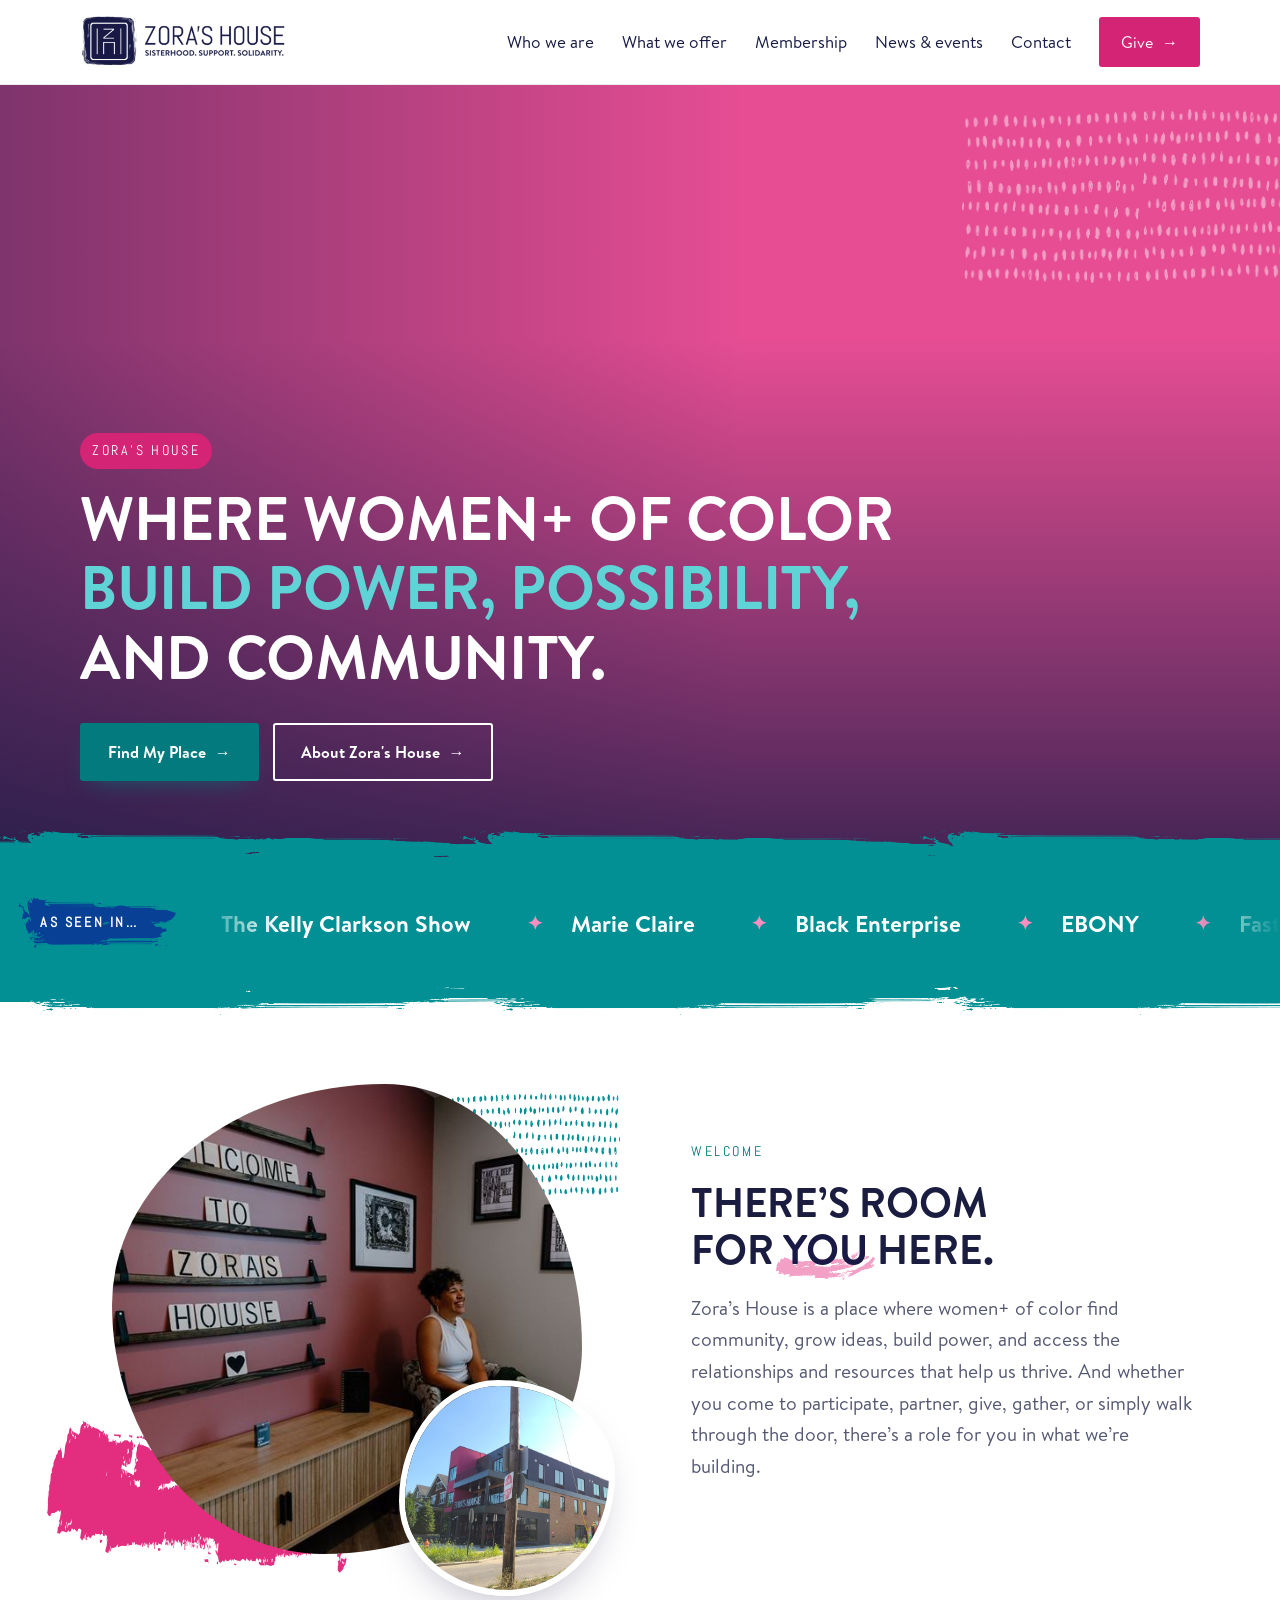
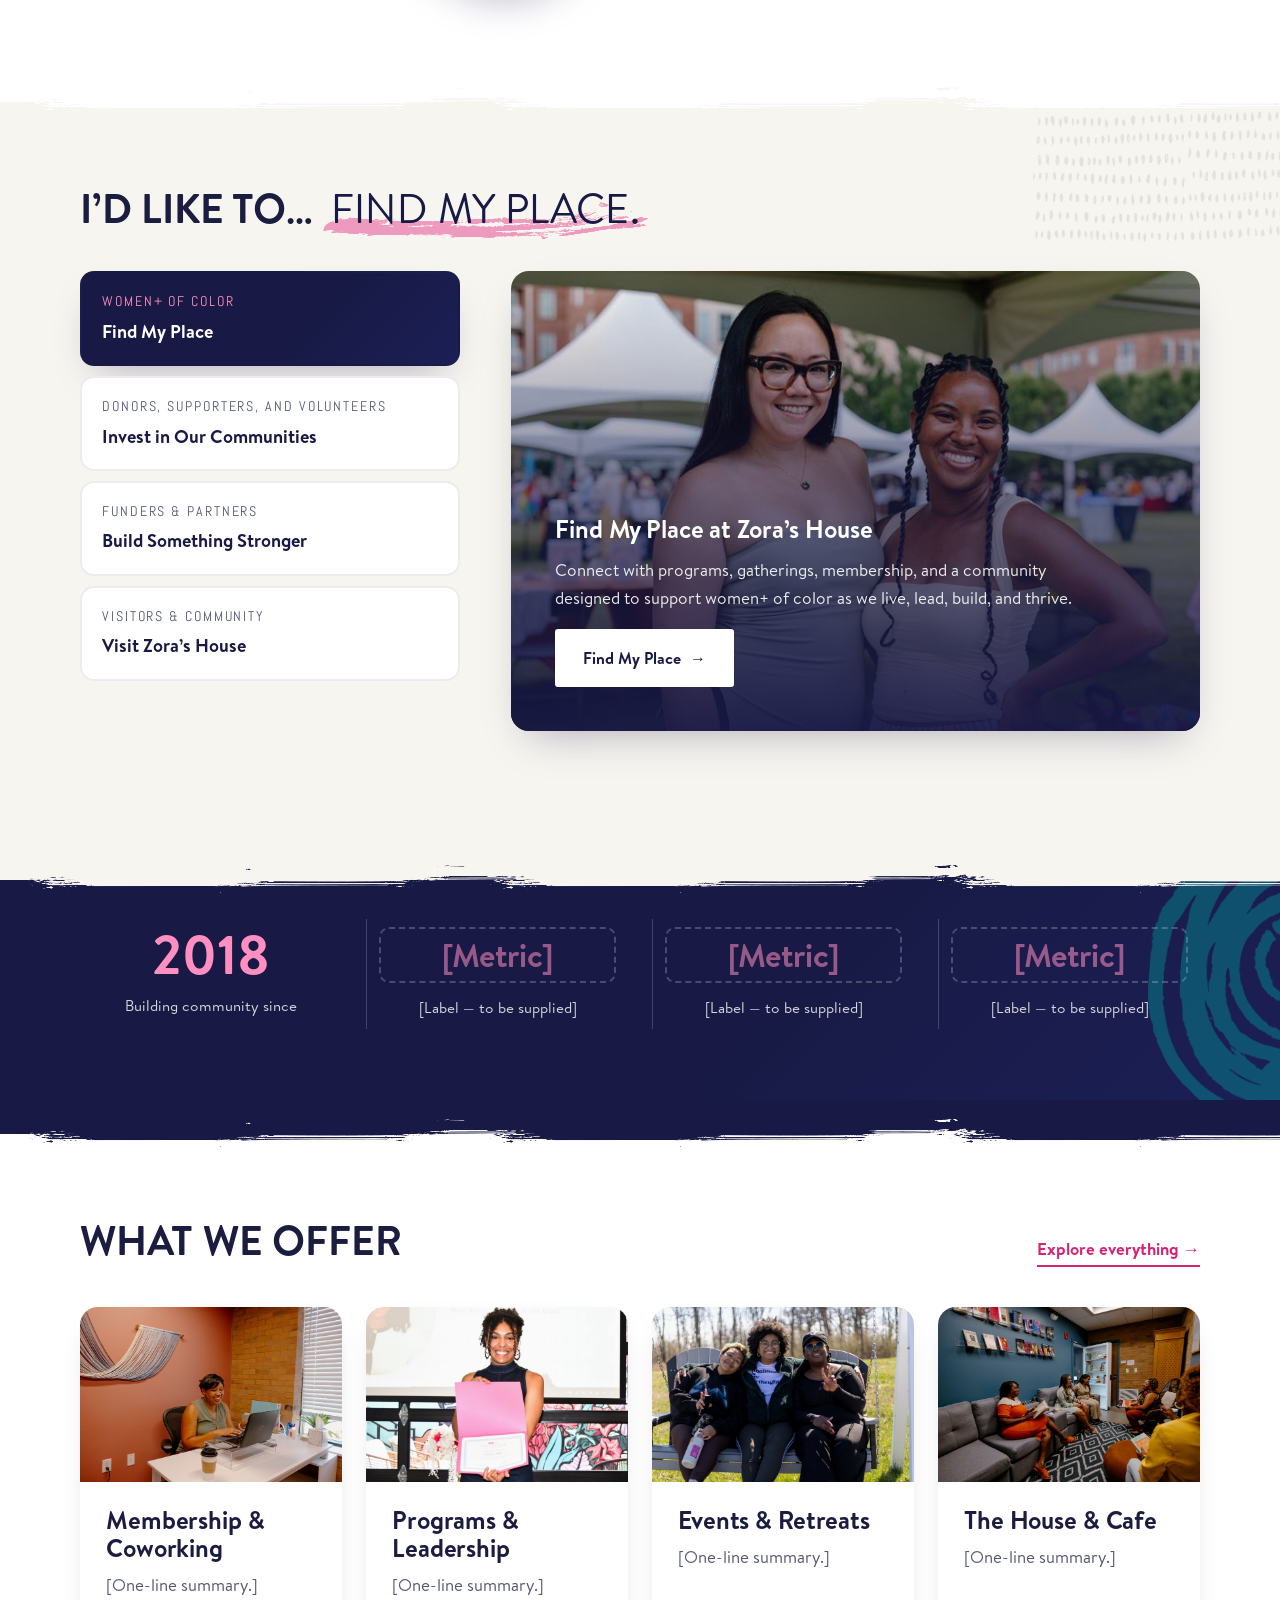
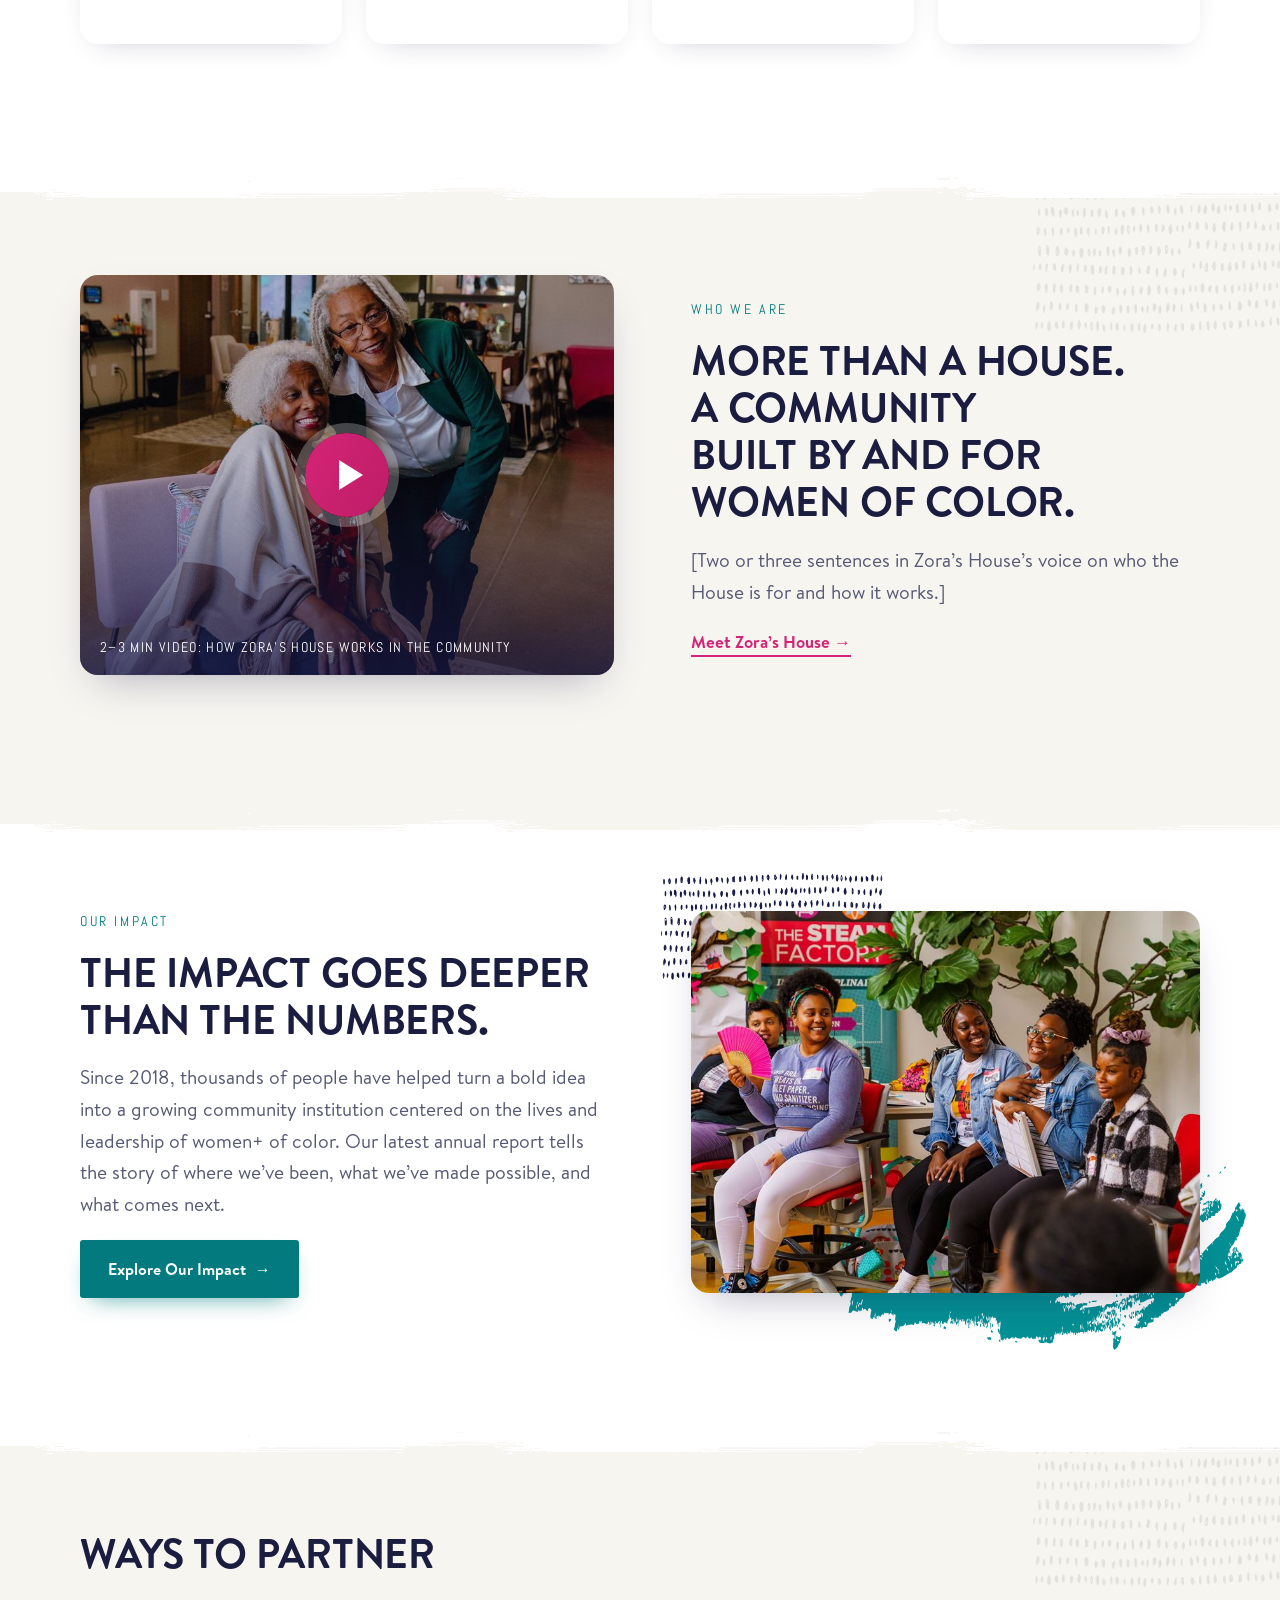
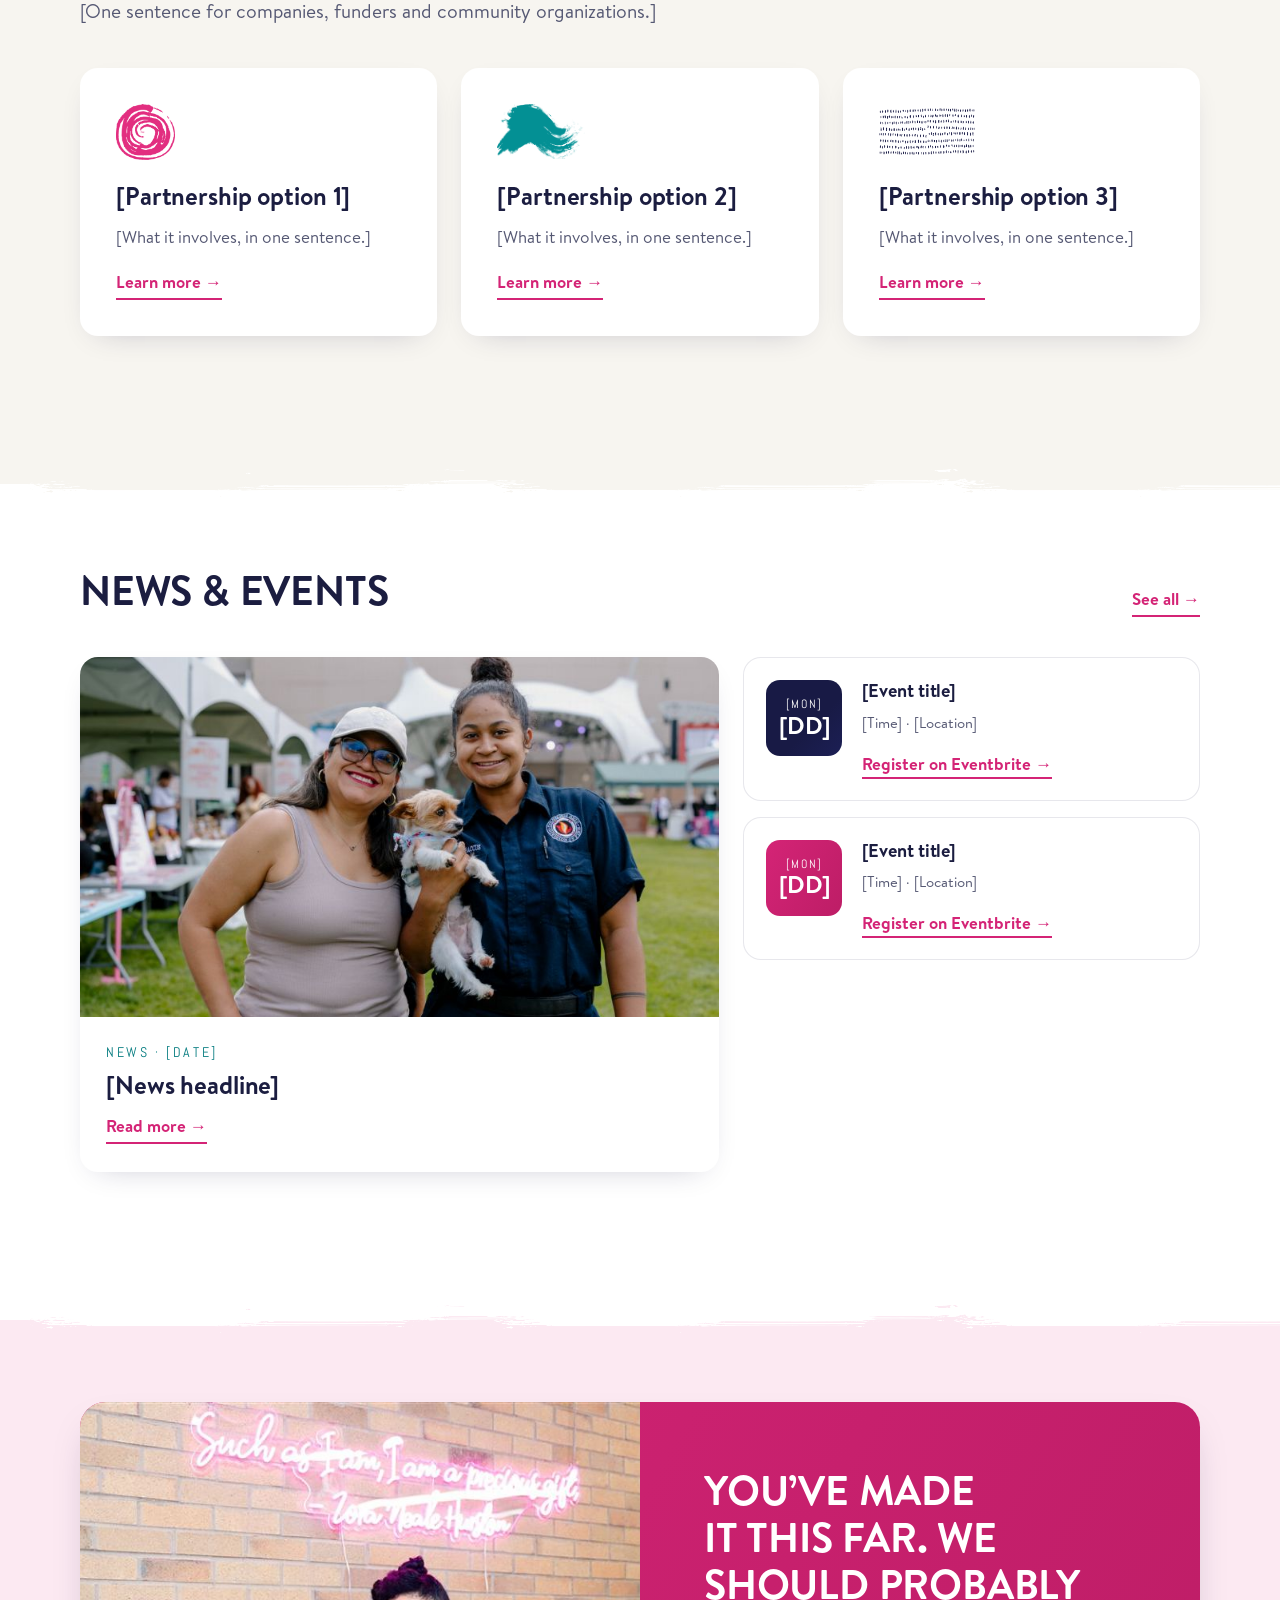
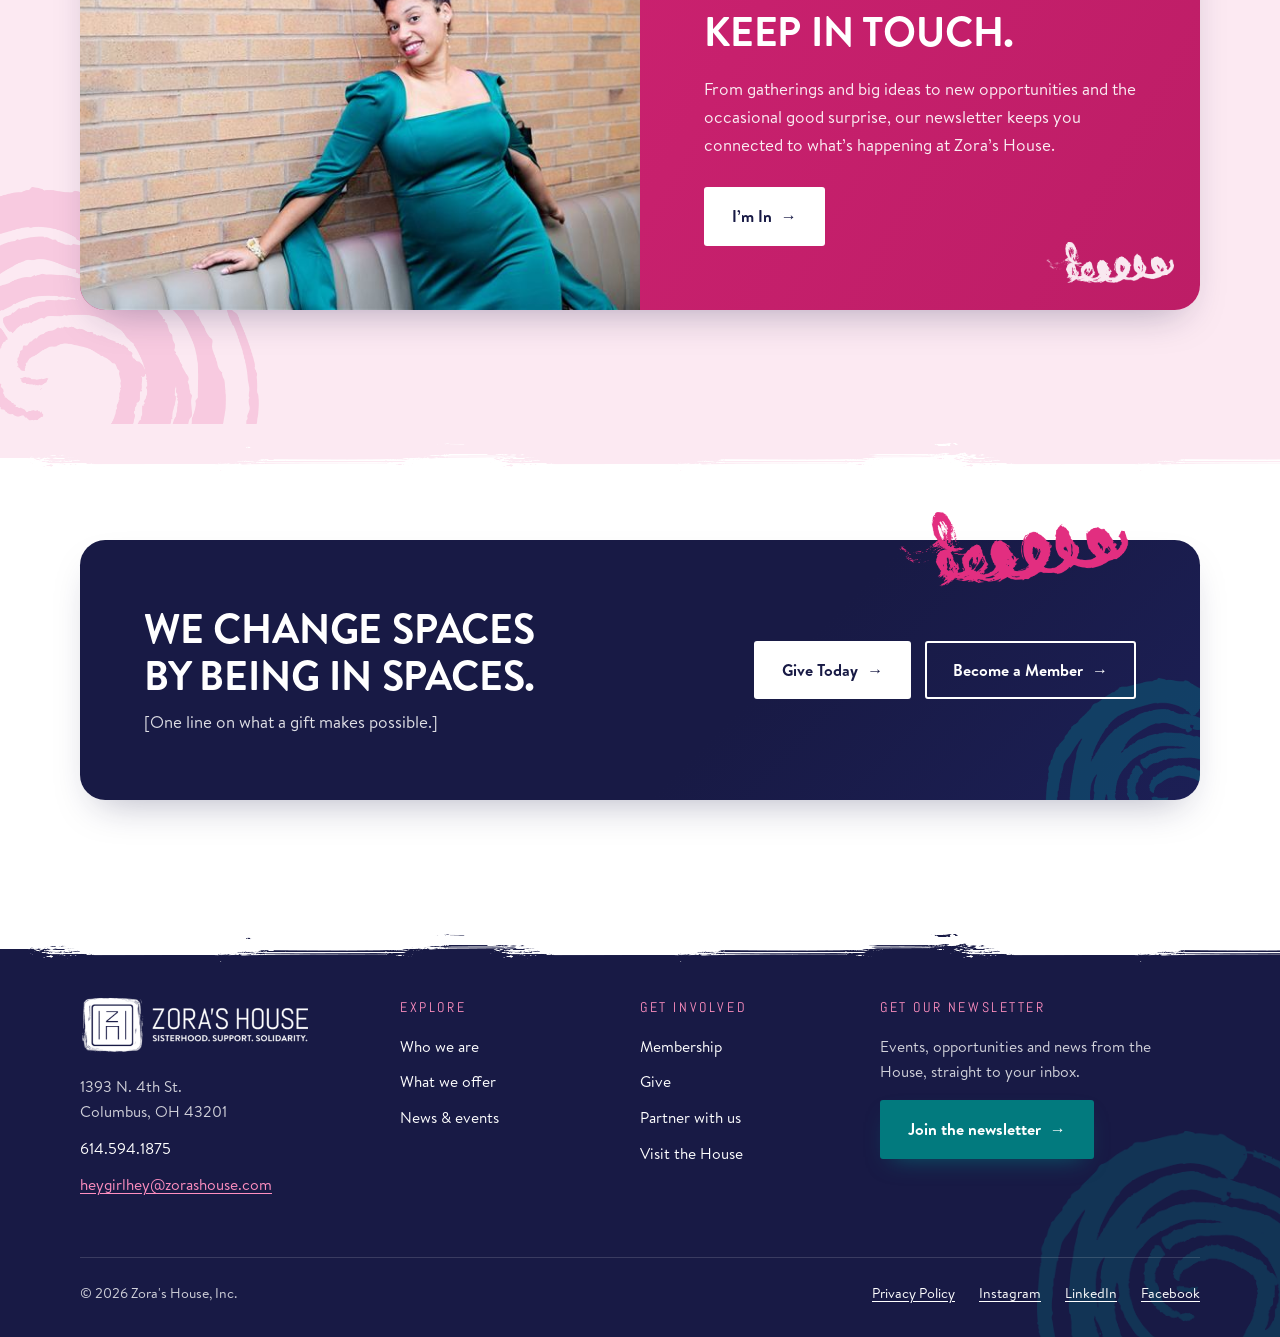
<file: site/index.html>
<!doctype html>
<html lang="en">
<head>
  <meta charset="utf-8">
  <meta name="viewport" content="width=device-width, initial-scale=1">
  <title>Zora's House | Home</title>
  <meta name="description" content="Zora's House is a place where women+ of color find community, grow ideas, build power, and access the relationships and resources that help us thrive.">
  <link rel="preload" href="assets/font/brandon%20text/HVD%20Fonts%20-%20BrandonText-Bold.otf" as="font" type="font/otf" crossorigin>
  <link rel="stylesheet" href="assets/css/zora.css">
  <style>body { margin: 0; background: #fff; }</style>
</head>
<body>

<!-- SITE HEADER: identical on every page. -->
<header class="zh zh-site-header">
  <div class="zh-wrap">
    <a class="zh-logo" href="index.html"><img src="assets/images/brand/zoras-house-logo-navy.png" alt="Zora's House" width="760" height="199"></a>
    <button class="zh-nav-toggle" aria-controls="zh-nav" aria-expanded="false" aria-label="Menu"><span></span><span></span><span></span></button>
    <nav class="zh-nav" id="zh-nav" aria-label="Main">
      <ul>
        <li><a href="about.html">Who we are</a></li>
        <li><a href="individuals.html">What we offer</a></li>
        <li><a href="membership.html">Membership</a></li>
        <li><a href="news-events.html">News &amp; events</a></li>
        <li><a href="contact.html">Contact</a></li>
        <li><a class="zh-btn zh-btn--primary" href="#" data-zh-pending="Donate page URL">Give</a></li>
      </ul>
    </nav>
  </div>
</header>

<main class="zh zh-home">

  <!-- ============ HERO ============
       Headline options from the client brief live in data-zh-options.
       To change the live headline, edit the <h1> text. Preview others with ?hero=2 / ?hero=3.
       Background video: muted and looping so browsers allow autoplay; paused for visitors who ask for reduced motion. -->
  <section class="zh-hero zh-hero--wash">
    <div class="zh-hero__media">
      <video autoplay muted loop playsinline preload="auto" aria-hidden="true" data-zh-hero-video>
        <source src="assets/video/zora_house_hero_section.mp4" type="video/mp4">
      </video>
    </div>
    <div class="zh-wrap">
      <div class="zh-hero__content">
        <span class="zh-eyebrow">Zora's House</span>
        <h1 class="zh-h1"
            data-zh-options="Where women+ of color build power, possibility, and community.|Building stronger communities by investing in women+ of color.|A home for women+ of color building what comes next.">Where women+ of color <span class="zh-accent">build power, possibility,</span> and community.</h1>
        <div class="zh-hero__actions">
          <a class="zh-btn zh-btn--primary" href="#zh-paths">Find My Place</a>
          <a class="zh-btn zh-btn--ghost" href="about.html">About Zora's House</a>
        </div>
      </div>
    </div>
  </section>

  <!-- ============ AS SEEN IN (scrolling banner) ============ -->
  <section class="zh-press" aria-label="As seen in">
    <div class="zh-press__inner">
      <span class="zh-press__label">As Seen In…</span>
      <div class="zh-marquee">
        <div class="zh-marquee__track">
          <ul class="zh-marquee__list">
            <li>The Kelly Clarkson Show</li>
            <li>Marie Claire</li>
            <li>Black Enterprise</li>
            <li>EBONY</li>
            <li>Fast Company</li>
            <li>NBC Essence</li>
          </ul>
          <!-- duplicate list makes the loop seamless; hidden from screen readers -->
          <ul class="zh-marquee__list" aria-hidden="true">
            <li>The Kelly Clarkson Show</li>
            <li>Marie Claire</li>
            <li>Black Enterprise</li>
            <li>EBONY</li>
            <li>Fast Company</li>
            <li>NBC Essence</li>
          </ul>
        </div>
      </div>
    </div>
  </section>

  <!-- ============ THERE'S ROOM FOR YOU HERE ============ -->
  <section class="zh-section">
    <div class="zh-wrap zh-split">
      <div class="zh-split__media zh-split__media--blob zh-reveal">
        <img src="assets/images/home/zora-shouse2024-310-800.jpg"
             srcset="assets/images/home/zora-shouse2024-310-800.jpg 800w, assets/images/home/zora-shouse2024-310.jpg 1600w"
             sizes="(max-width: 860px) 100vw, 600px" alt="A 'Welcome to Zora's House' letter board on a deep rose wall" loading="lazy">
        <img class="zh-split__inset" src="assets/images/building/20240727-173806-800.jpg" alt="The finished Zora's House building, with its sign on the corner" style="object-position: 18% center;" loading="lazy">
      </div>
      <div class="zh-reveal" data-delay="1">
        <span class="zh-eyebrow">Welcome</span>
        <h2 class="zh-h2">There’s room for <span class="zh-hl">you</span> here.</h2>
        <p class="zh-lead">Zora’s House is a place where women+ of color find community, grow ideas, build power, and access the relationships and resources that help us thrive. And whether you come to participate, partner, give, gather, or simply walk through the door, there’s a role for you in what we’re building.</p>
      </div>
    </div>
  </section>

  <!-- ============ I'D LIKE TO… (audience chooser) ============ -->
  <section class="zh-section zh-section--cream" id="zh-paths">
    <div class="zh-wrap">
      <div class="zh-paths__head zh-reveal">
        <h2 class="zh-h2">I’d like to…</h2>
        <span class="zh-paths__current zh-hl" data-zh-tabs-current aria-hidden="true">find my place.</span>
      </div>

      <div class="zh-paths">
        <div class="zh-tabs" role="tablist" aria-label="I'd like to…" data-zh-tabs>
          <button class="zh-tab" role="tab" id="zh-tab-1" aria-controls="zh-panel-1" aria-selected="true" data-zh-verb="find my place.">
            <small>Women+ of Color</small><strong>Find My Place</strong>
          </button>
          <button class="zh-tab" role="tab" id="zh-tab-2" aria-controls="zh-panel-2" aria-selected="false" tabindex="-1" data-zh-verb="invest in our future.">
            <small>Donors, Supporters, and Volunteers</small><strong>Invest in Our Communities</strong>
          </button>
          <button class="zh-tab" role="tab" id="zh-tab-3" aria-controls="zh-panel-3" aria-selected="false" tabindex="-1" data-zh-verb="build together.">
            <small>Funders &amp; Partners</small><strong>Build Something Stronger</strong>
          </button>
          <button class="zh-tab" role="tab" id="zh-tab-4" aria-controls="zh-panel-4" aria-selected="false" tabindex="-1" data-zh-verb="visit Zora’s House.">
            <small>Visitors &amp; Community</small><strong>Visit Zora’s House</strong>
          </button>
        </div>

        <div>
          <div class="zh-panel is-active" role="tabpanel" id="zh-panel-1" aria-labelledby="zh-tab-1">
            <img src="assets/images/home/joyfest2026-108-800.jpg"
                 srcset="assets/images/home/joyfest2026-108-800.jpg 800w, assets/images/home/joyfest2026-108.jpg 1600w"
                 sizes="(max-width: 860px) 100vw, 760px" alt="Two smiling women at an outdoor Zora's House festival" loading="lazy">
            <div class="zh-panel__body">
              <h3 class="zh-h3">Find My Place at Zora’s House</h3>
              <p>Connect with programs, gatherings, membership, and a community designed to support women+ of color as we live, lead, build, and thrive.</p>
              <a class="zh-btn zh-btn--light" href="https://www.canva.com/design/DAGNcPSwrAw/bdzgoG29oAvMxXuzmBYe7g/view?utm_content=DAGNcPSwrAw&amp;utm_campaign=designshare&amp;utm_medium=link&amp;utm_source=viewer#1" target="_blank" rel="noopener">Find My Place</a>
            </div>
          </div>

          <div class="zh-panel" role="tabpanel" id="zh-panel-2" aria-labelledby="zh-tab-2" hidden>
            <img src="assets/images/home/zora-shouse66-800.jpg"
                 srcset="assets/images/home/zora-shouse66-800.jpg 800w, assets/images/home/zora-shouse66.jpg 1600w"
                 sizes="(max-width: 860px) 100vw, 760px" alt="Two women laughing together on a couch at Zora's House" loading="lazy">
            <div class="zh-panel__body">
              <h3 class="zh-h3">Invest in the Future of Our Communities</h3>
              <p>Invest in a future where women+ of color—and the communities they shape—have the resources, relationships, and infrastructure they need to thrive.</p>
              <a class="zh-btn zh-btn--light" href="https://secure.qgiv.com/for/zorashouse/" target="_blank" rel="noopener">Invest</a>
            </div>
          </div>

          <div class="zh-panel" role="tabpanel" id="zh-panel-3" aria-labelledby="zh-tab-3" hidden>
            <img src="assets/images/home/zora-shouse2024-374-800.jpg"
                 srcset="assets/images/home/zora-shouse2024-374-800.jpg 800w, assets/images/home/zora-shouse2024-374.jpg 1600w"
                 sizes="(max-width: 860px) 100vw, 760px" alt="A woman smiling during a working meeting at Zora's House" loading="lazy">
            <div class="zh-panel__body">
              <h3 class="zh-h3">Build Something Stronger Together</h3>
              <p>Partner with Zora’s House to strengthen organizations, leaders, and communities through The Collaborative, the Women of Color Equity Design Institute, and other aligned opportunities.</p>
              <a class="zh-btn zh-btn--light" href="#" data-zh-pending="Partnerships page URL">Partner With Us</a>
            </div>
          </div>

          <div class="zh-panel" role="tabpanel" id="zh-panel-4" aria-labelledby="zh-tab-4" hidden>
            <img src="assets/images/home/dsc-4885-800.jpg"
                 srcset="assets/images/home/dsc-4885-800.jpg 800w, assets/images/home/dsc-4885.jpg 1600w"
                 sizes="(max-width: 860px) 100vw, 760px" alt="A community gathering around dinner tables inside Zora's House" loading="lazy">
            <div class="zh-panel__body">
              <h3 class="zh-h3">Visit Zora’s House</h3>
              <p>Experience Zora’s House in person—join us for a gathering, attend First Friday, host something of your own, or explore ways to make our space part of your work and community.</p>
              <a class="zh-btn zh-btn--light" href="https://www.eventbrite.com/o/zoras-house-14408933404" target="_blank" rel="noopener">Plan a Visit</a>
            </div>
          </div>
        </div>
      </div>
    </div>
  </section>

  <!-- ============ IMPACT METRICS BANNER ============
       Numbers were not supplied in the brief. Replace each pending stat like this:
       <span class="zh-stat__num" data-zh-count="5000" data-zh-suffix="+">5,000+</span>
       and remove the zh-stat--pending class. -->
  <section class="zh-grad" aria-label="Our impact in numbers">
    <div class="zh-wrap">
      <div class="zh-stats">
        <div class="zh-stat zh-reveal">
          <span class="zh-stat__num">2018</span>
          <span class="zh-stat__label">Building community since</span>
        </div>
        <div class="zh-stat zh-stat--pending zh-reveal" data-delay="1">
          <span class="zh-stat__num">[Metric]</span>
          <span class="zh-stat__label">[Label — to be supplied]</span>
        </div>
        <div class="zh-stat zh-stat--pending zh-reveal" data-delay="2">
          <span class="zh-stat__num">[Metric]</span>
          <span class="zh-stat__label">[Label — to be supplied]</span>
        </div>
        <div class="zh-stat zh-stat--pending zh-reveal" data-delay="3">
          <span class="zh-stat__num">[Metric]</span>
          <span class="zh-stat__label">[Label — to be supplied]</span>
        </div>
      </div>
    </div>
  </section>

  <!-- ============ WHAT WE OFFER ============
       Summaries were not supplied; replace each [One-line summary.] and point the links at the program pages. -->
  <section class="zh-section">
    <div class="zh-wrap">
      <div class="zh-sechead zh-reveal">
        <h2 class="zh-h2">What We Offer</h2>
        <a class="zh-link" href="#" data-zh-pending="What We Offer page URL">Explore everything</a>
      </div>
      <div class="zh-cards4">
        <a class="zh-pcard zh-reveal" href="membership.html">
          <img src="assets/images/membership/coworking-desk-800.jpg" alt="A woman working on a laptop at a desk in a Zora's House office" loading="lazy">
          <div class="zh-pcard__body">
            <h3 class="zh-h3">Membership &amp; Coworking</h3>
            <p>[One-line summary.]</p>
          </div>
        </a>
        <a class="zh-pcard zh-reveal" data-delay="1" href="#" data-zh-pending="Programs page URL">
          <img src="assets/images/membership/graduate-800.jpg" alt="A smiling graduate holding her certificate at a Zora's House celebration" loading="lazy">
          <div class="zh-pcard__body">
            <h3 class="zh-h3">Programs &amp; Leadership</h3>
            <p>[One-line summary.]</p>
          </div>
        </a>
        <a class="zh-pcard zh-reveal" data-delay="2" href="news-events.html">
          <img src="assets/images/membership/wealth-retreat-800.jpg" alt="Three women relaxing together on a porch swing at a Zora's House wealth retreat" style="object-position: center 22%;" loading="lazy">
          <div class="zh-pcard__body">
            <h3 class="zh-h3">Events &amp; Retreats</h3>
            <p>[One-line summary.]</p>
          </div>
        </a>
        <a class="zh-pcard zh-reveal" data-delay="3" href="#" data-zh-pending="The House &amp; cafe page URL">
          <img src="assets/images/membership/lounge-gathering-800.jpg" alt="Women gathered on sofas in the Zora's House lounge" loading="lazy">
          <div class="zh-pcard__body">
            <h3 class="zh-h3">The House &amp; Cafe</h3>
            <p>[One-line summary.]</p>
          </div>
        </a>
      </div>
    </div>
  </section>

  <!-- ============ WHO WE ARE (video intro) ============
       Video not supplied yet. When it arrives, replace the <button> inside .zh-video with:
       <video controls poster="assets/images/home/zora-shouse2024-397-1.jpg"><source src="..." type="video/mp4"></video>
       (or a YouTube/Vimeo embed iframe). -->
  <section class="zh-section zh-section--cream">
    <div class="zh-wrap zh-split">
      <div class="zh-video zh-reveal">
        <img src="assets/images/home/zora-shouse2024-397-1-800.jpg"
             srcset="assets/images/home/zora-shouse2024-397-1-800.jpg 800w, assets/images/home/zora-shouse2024-397-1.jpg 1600w"
             sizes="(max-width: 860px) 100vw, 600px" alt="Two smiling women inside the Zora's House community space" style="object-position: center 72%;" loading="lazy">
        <button class="zh-video__play" type="button" data-zh-pending="2–3 min video: how Zora's House works in the community" aria-label="Play video: how Zora's House works in the community"></button>
        <span class="zh-video__caption">2–3 min video: how Zora’s House works in the community</span>
      </div>
      <div class="zh-reveal" data-delay="1">
        <span class="zh-eyebrow">Who We Are</span>
        <h2 class="zh-h2">More than a house. A community built by and for women of color.</h2>
        <p class="zh-lead">[Two or three sentences in Zora’s House’s voice on who the House is for and how it works.]</p>
        <a class="zh-link" href="about.html">Meet Zora’s House</a>
      </div>
    </div>
  </section>

  <!-- ============ IMPACT STORY ============ -->
  <section class="zh-section">
    <div class="zh-wrap zh-split zh-split--rev">
      <div class="zh-split__media zh-reveal">
        <img src="assets/images/home/pfeifer-wocdei-fall-165-800.jpg"
             srcset="assets/images/home/pfeifer-wocdei-fall-165-800.jpg 800w, assets/images/home/pfeifer-wocdei-fall-165.jpg 1600w"
             sizes="(max-width: 860px) 100vw, 600px" alt="Young women laughing together during a Zora's House workshop" loading="lazy">
      </div>
      <div class="zh-reveal" data-delay="1">
        <span class="zh-eyebrow">Our Impact</span>
        <h2 class="zh-h2">The impact goes deeper than the numbers.</h2>
        <p class="zh-lead">Since 2018, thousands of people have helped turn a bold idea into a growing community institution centered on the lives and leadership of women+ of color. Our latest annual report tells the story of where we’ve been, what we’ve made possible, and what comes next.</p>
        <a class="zh-btn zh-btn--primary" href="#" data-zh-pending="Annual report URL">Explore Our Impact</a>
      </div>
    </div>
  </section>

  <!-- ============ WAYS TO PARTNER ============
       Partnership options were not supplied; replace each [Partnership option] and its sentence. -->
  <section class="zh-section zh-section--cream">
    <div class="zh-wrap">
      <div class="zh-reveal">
        <h2 class="zh-h2">Ways to Partner</h2>
        <p class="zh-lead">[One sentence for companies, funders and community organizations.]</p>
      </div>
      <div class="zh-cards3">
        <article class="zh-icard zh-reveal">
          <span class="zh-icard__icon" aria-hidden="true"></span>
          <h3 class="zh-h3">[Partnership option 1]</h3>
          <p>[What it involves, in one sentence.]</p>
          <a class="zh-link" href="#" data-zh-pending="Partnership option 1 URL">Learn more</a>
        </article>
        <article class="zh-icard zh-reveal" data-delay="1">
          <span class="zh-icard__icon" aria-hidden="true"></span>
          <h3 class="zh-h3">[Partnership option 2]</h3>
          <p>[What it involves, in one sentence.]</p>
          <a class="zh-link" href="#" data-zh-pending="Partnership option 2 URL">Learn more</a>
        </article>
        <article class="zh-icard zh-reveal" data-delay="2">
          <span class="zh-icard__icon" aria-hidden="true"></span>
          <h3 class="zh-h3">[Partnership option 3]</h3>
          <p>[What it involves, in one sentence.]</p>
          <a class="zh-link" href="#" data-zh-pending="Partnership option 3 URL">Learn more</a>
        </article>
      </div>
    </div>
  </section>

  <!-- ============ NEWS & EVENTS ============
       Replace the bracketed text with the latest news item and the next two events. -->
  <section class="zh-section">
    <div class="zh-wrap">
      <div class="zh-sechead zh-reveal">
        <h2 class="zh-h2">News &amp; Events</h2>
        <a class="zh-link" href="news-events.html">See all</a>
      </div>
      <div class="zh-ne">
        <article class="zh-pcard zh-reveal">
          <img src="assets/images/events/joyfest-pet-800.jpg" alt="Two smiling women holding a small dog at JoyFest" loading="lazy">
          <div class="zh-pcard__body">
            <span class="zh-eyebrow">News · [Date]</span>
            <h3 class="zh-h3">[News headline]</h3>
            <a class="zh-link" href="#" data-zh-pending="News article URL">Read more</a>
          </div>
        </article>
        <div class="zh-events">
          <article class="zh-event zh-reveal" data-delay="1">
            <div class="zh-event__date"><small>[Mon]</small><strong>[DD]</strong></div>
            <div>
              <h3 class="zh-event__title">[Event title]</h3>
              <p class="zh-event__meta">[Time] · [Location]</p>
              <a class="zh-link" href="#" data-zh-pending="Eventbrite URL">Register on Eventbrite</a>
            </div>
          </article>
          <article class="zh-event zh-reveal" data-delay="2">
            <div class="zh-event__date"><small>[Mon]</small><strong>[DD]</strong></div>
            <div>
              <h3 class="zh-event__title">[Event title]</h3>
              <p class="zh-event__meta">[Time] · [Location]</p>
              <a class="zh-link" href="#" data-zh-pending="Eventbrite URL">Register on Eventbrite</a>
            </div>
          </article>
        </div>
      </div>
    </div>
  </section>

  <!-- ============ NEWSLETTER ============
       Point the button at the client's newsletter signup (or swap in their embed code). -->
  <section class="zh-section zh-section--blush">
    <div class="zh-wrap">
      <div class="zh-news zh-reveal">
        <div class="zh-news__media">
          <img src="assets/images/home/dsc-3685-800.jpg"
               srcset="assets/images/home/dsc-3685-800.jpg 800w, assets/images/home/dsc-3685.jpg 1600w"
               sizes="(max-width: 860px) 100vw, 600px" alt="A woman in a green dress posing beneath a pink neon sign at Zora's House" loading="lazy">
        </div>
        <div class="zh-news__body">
          <h2 class="zh-h2">You’ve made it this far. We should probably keep in touch.</h2>
          <p>From gatherings and big ideas to new opportunities and the occasional good surprise, our newsletter keeps you connected to what’s happening at Zora’s House.</p>
          <a class="zh-btn zh-btn--light" href="https://5n29qw.subscribepage.io/" target="_blank" rel="noopener">I’m In</a>
        </div>
      </div>
    </div>
  </section>

  <!-- ============ CLOSING CTA BAND ============ -->
  <section class="zh-section">
    <div class="zh-wrap">
      <div class="zh-ctaband zh-grad zh-reveal">
        <div>
          <h2 class="zh-h2">We change spaces by being in spaces.</h2>
          <p>[One line on what a gift makes possible.]</p>
        </div>
        <div class="zh-ctaband__actions">
          <a class="zh-btn zh-btn--light" href="#" data-zh-pending="Donate page URL">Give Today</a>
          <a class="zh-btn zh-btn--ghost" href="membership.html">Become a Member</a>
        </div>
      </div>
    </div>
  </section>

</main>

<!-- SITE FOOTER: identical on every page. Replace the # links. -->
<footer class="zh zh-site-footer">
  <div class="zh-wrap">
    <div class="zh-footer__grid">
      <div class="zh-footer__about">
        <p class="zh-footer__brand"><img src="assets/images/brand/zoras-house-logo-white.png" alt="Zora's House" width="760" height="199"></p>
        <p>1393 N. 4th St.<br>Columbus, OH 43201</p>
        <p><a href="tel:+16145941875">614.594.1875</a></p>
        <p class="zh-footer__email"><a href="mailto:heygirlhey@zorashouse.com">heygirlhey@zorashouse.com</a></p>
      </div>
      <div>
        <p class="zh-footer__title">Explore</p>
        <ul class="zh-footer__links">
          <li><a href="about.html">Who we are</a></li>
          <li><a href="individuals.html">What we offer</a></li>
          <li><a href="news-events.html">News &amp; events</a></li>
        </ul>
      </div>
      <div>
        <p class="zh-footer__title">Get involved</p>
        <ul class="zh-footer__links">
          <li><a href="membership.html">Membership</a></li>
          <li><a href="#" data-zh-pending="Donate page URL">Give</a></li>
          <li><a href="contact.html?topic=Partnership">Partner with us</a></li>
          <li><a href="contact.html">Visit the House</a></li>
        </ul>
      </div>
      <div>
        <p class="zh-footer__title">Get our newsletter</p>
        <p class="zh-footer__news">Events, opportunities and news from the House, straight to your inbox.</p>
        <a class="zh-btn zh-btn--primary" href="https://5n29qw.subscribepage.io/" target="_blank" rel="noopener">Join the newsletter</a>
      </div>
    </div>
    <div class="zh-footer__bottom">
      <p>© 2026 Zora's House, Inc.</p>
      <ul class="zh-footer__legal">
        <li><a href="#" data-zh-pending="Privacy policy URL">Privacy Policy</a></li>
        <li><a href="#" data-zh-pending="Instagram URL">Instagram</a></li>
        <li><a href="#" data-zh-pending="LinkedIn URL">LinkedIn</a></li>
        <li><a href="#" data-zh-pending="Facebook URL">Facebook</a></li>
      </ul>
    </div>
  </div>
</footer>

<script src="assets/js/zora.js" defer></script>
</body>
</html>
</file>
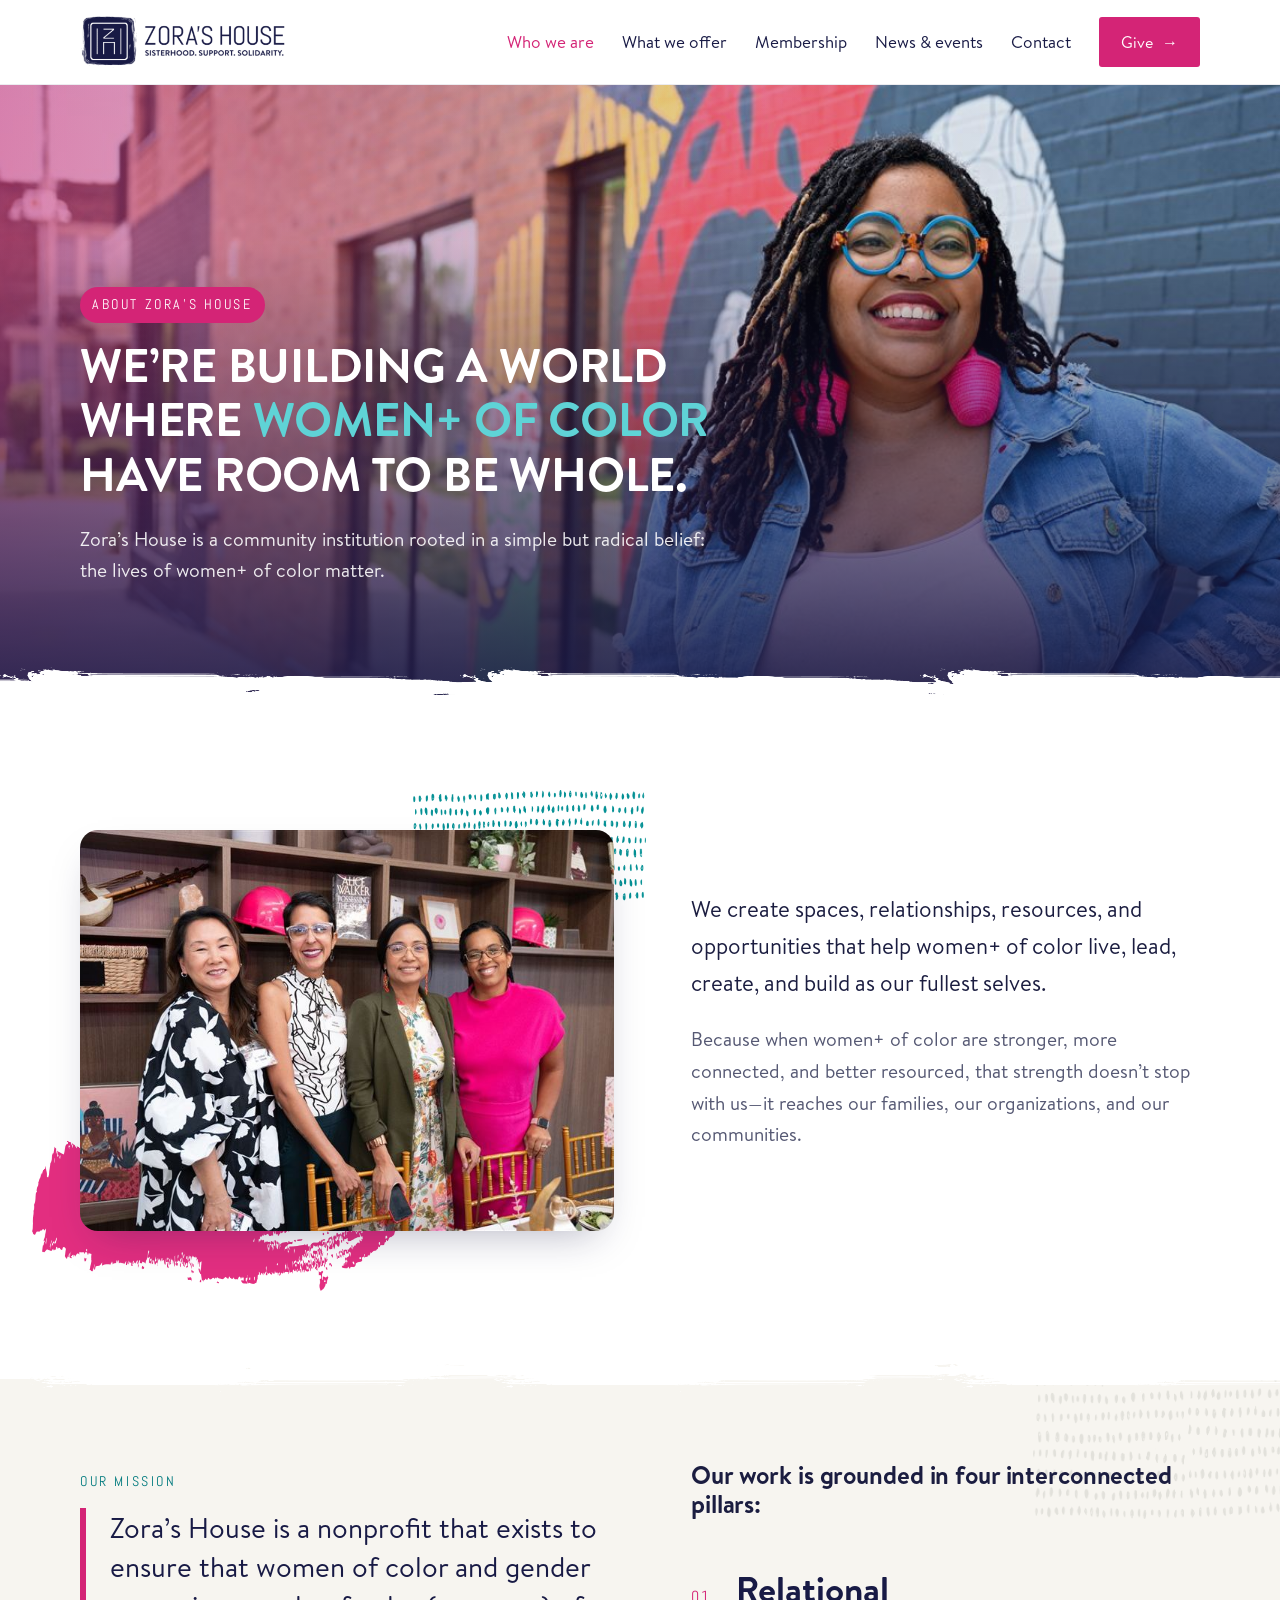
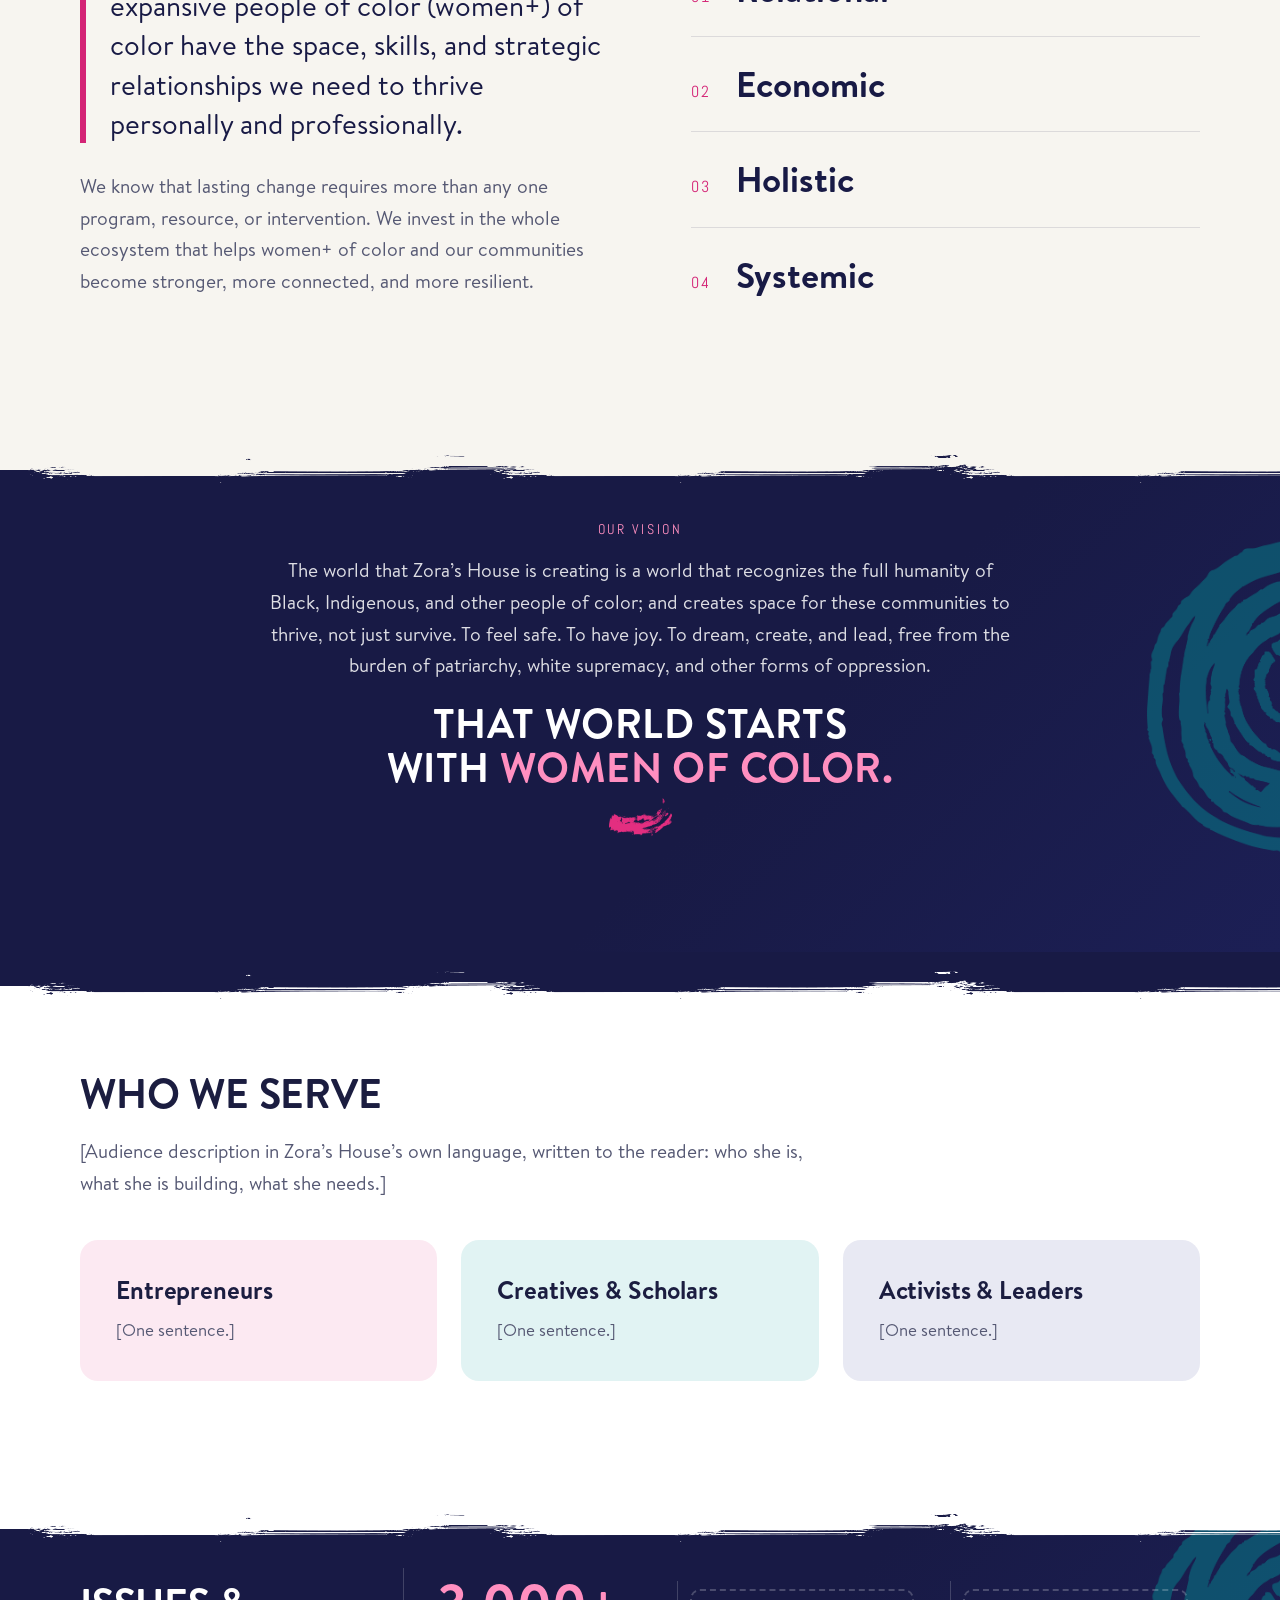
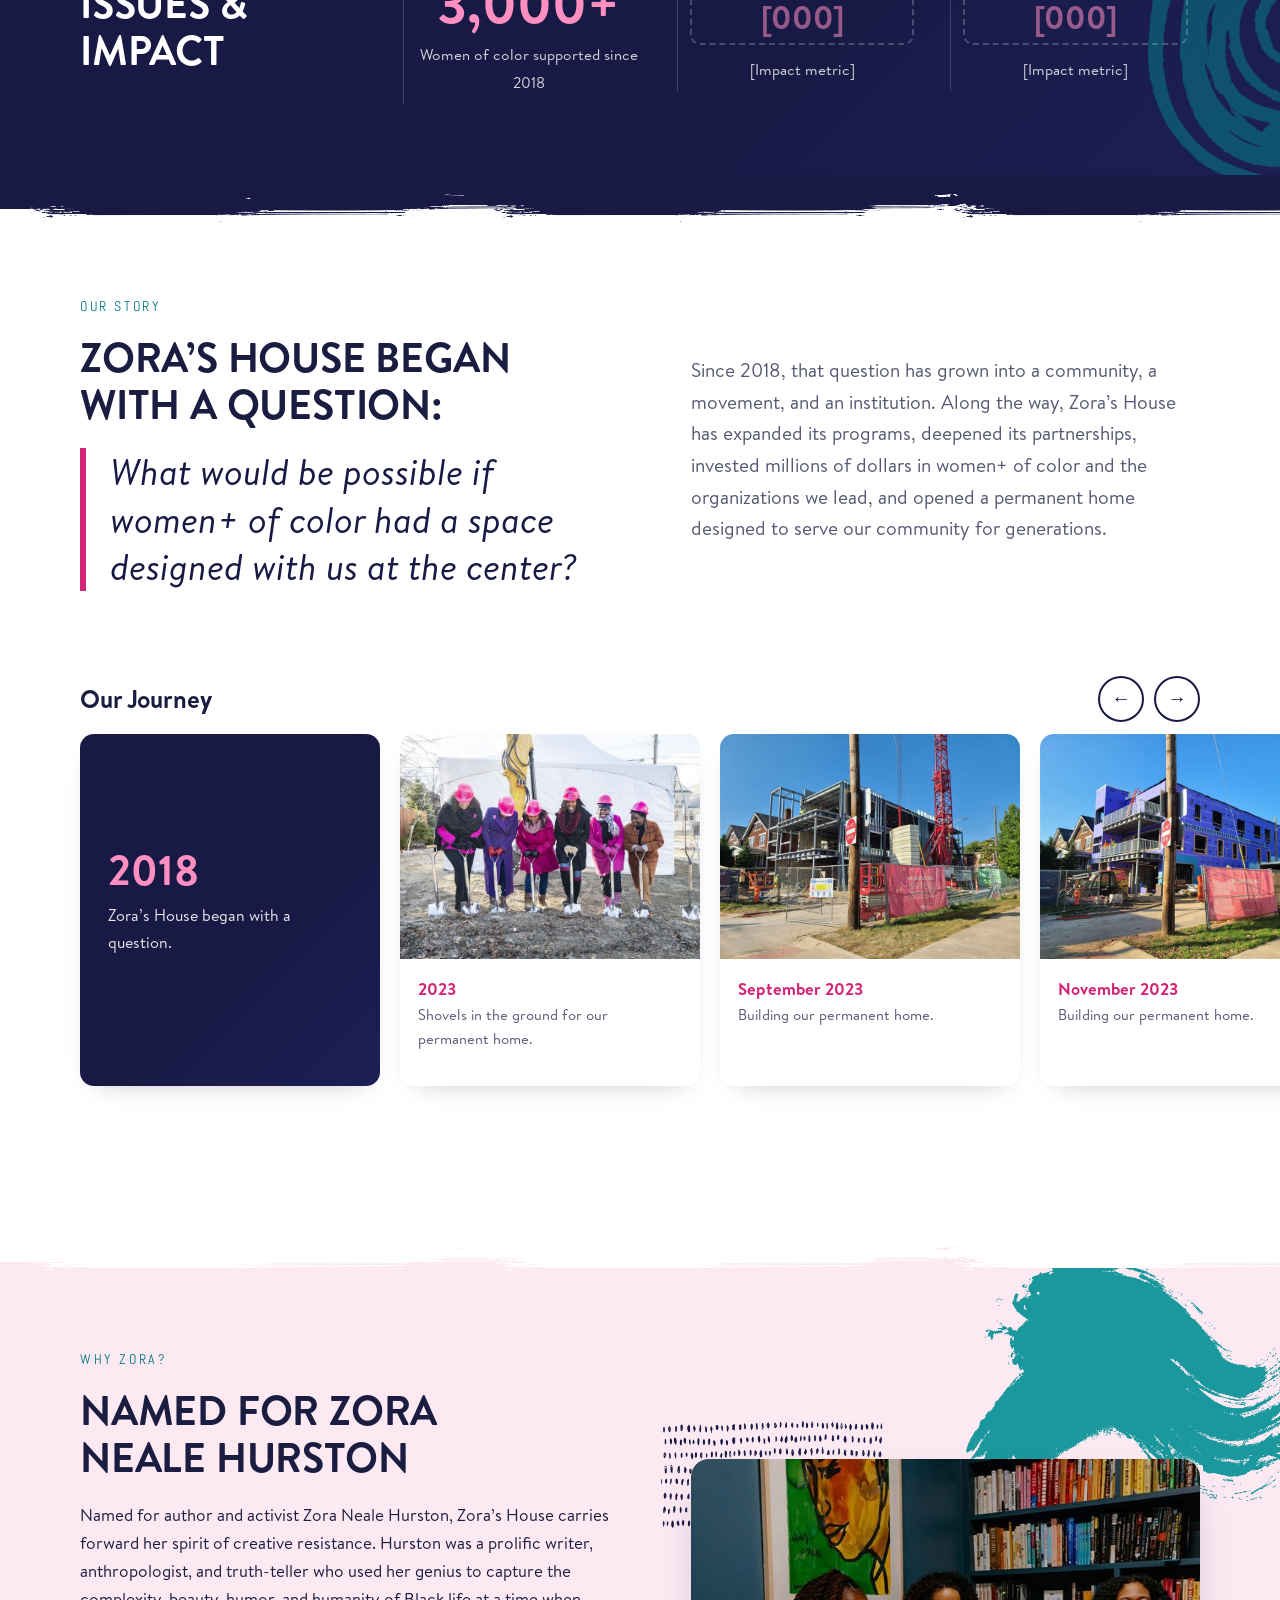
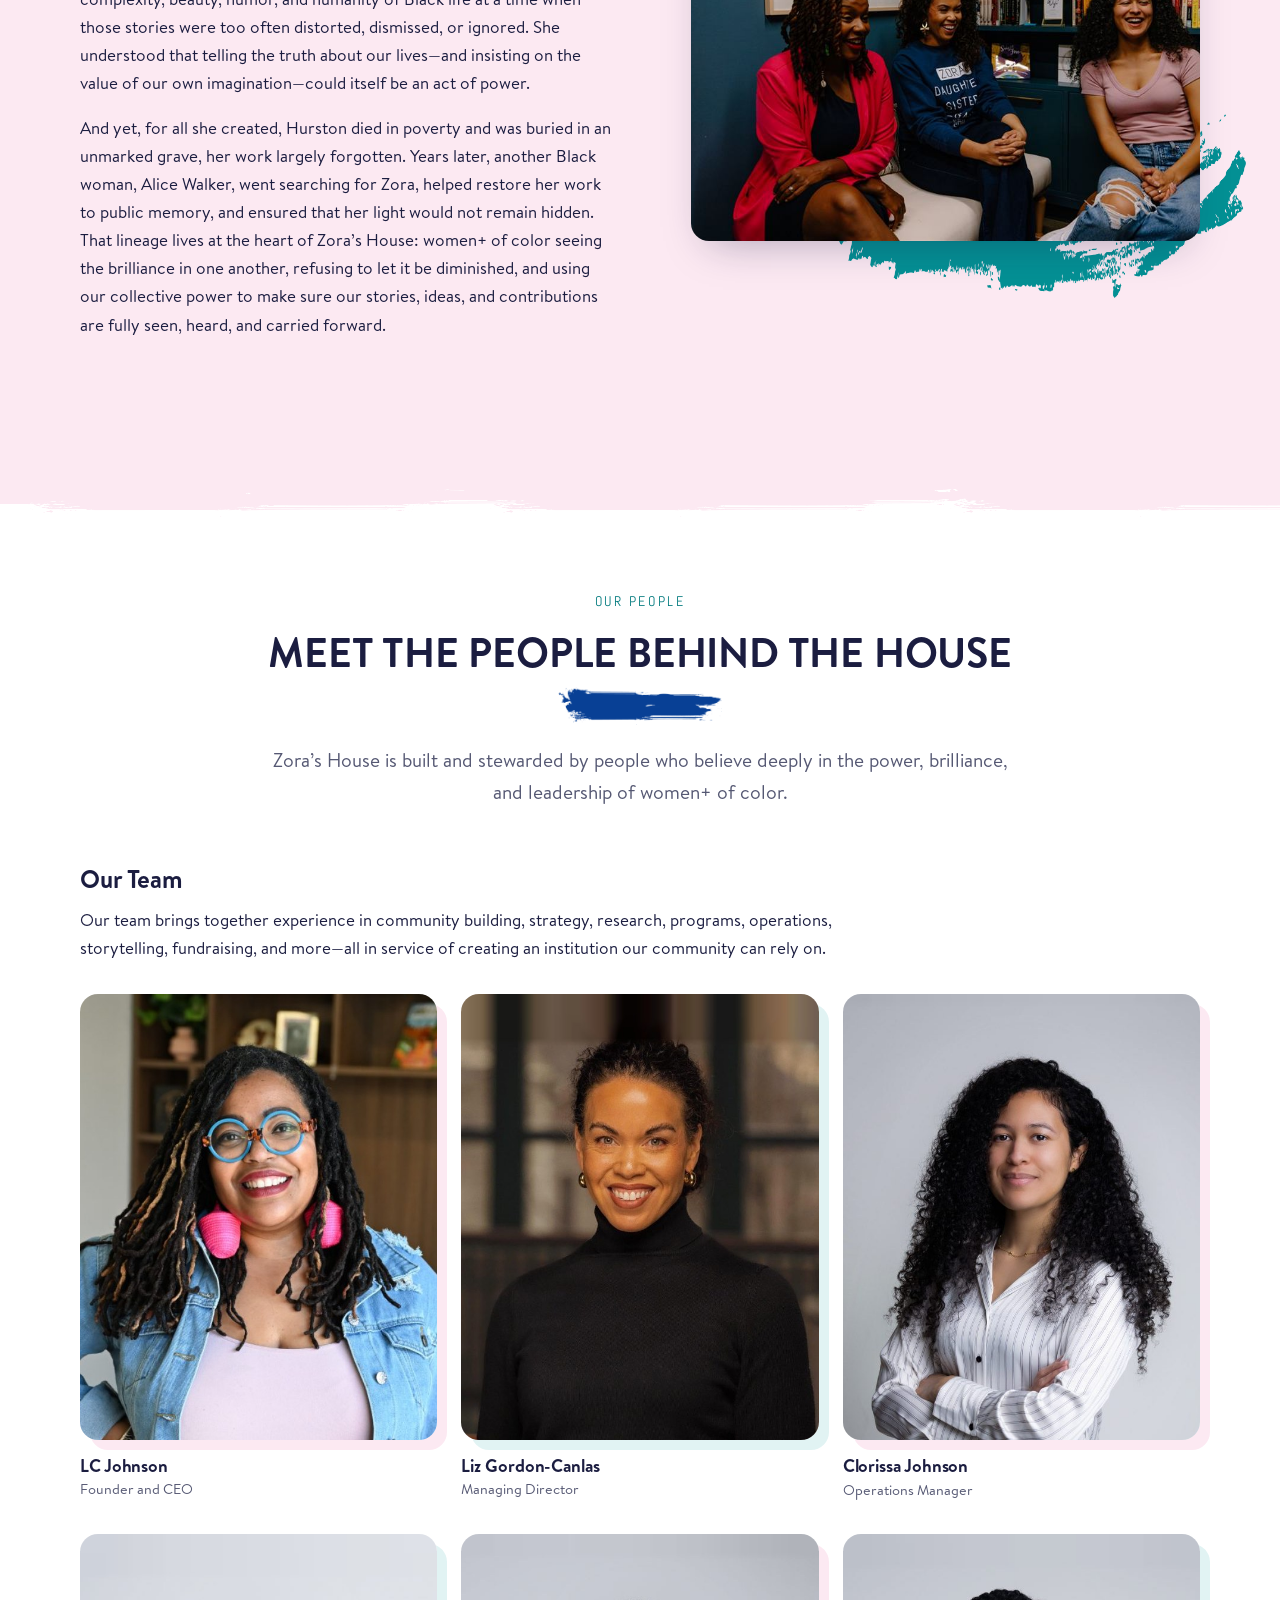
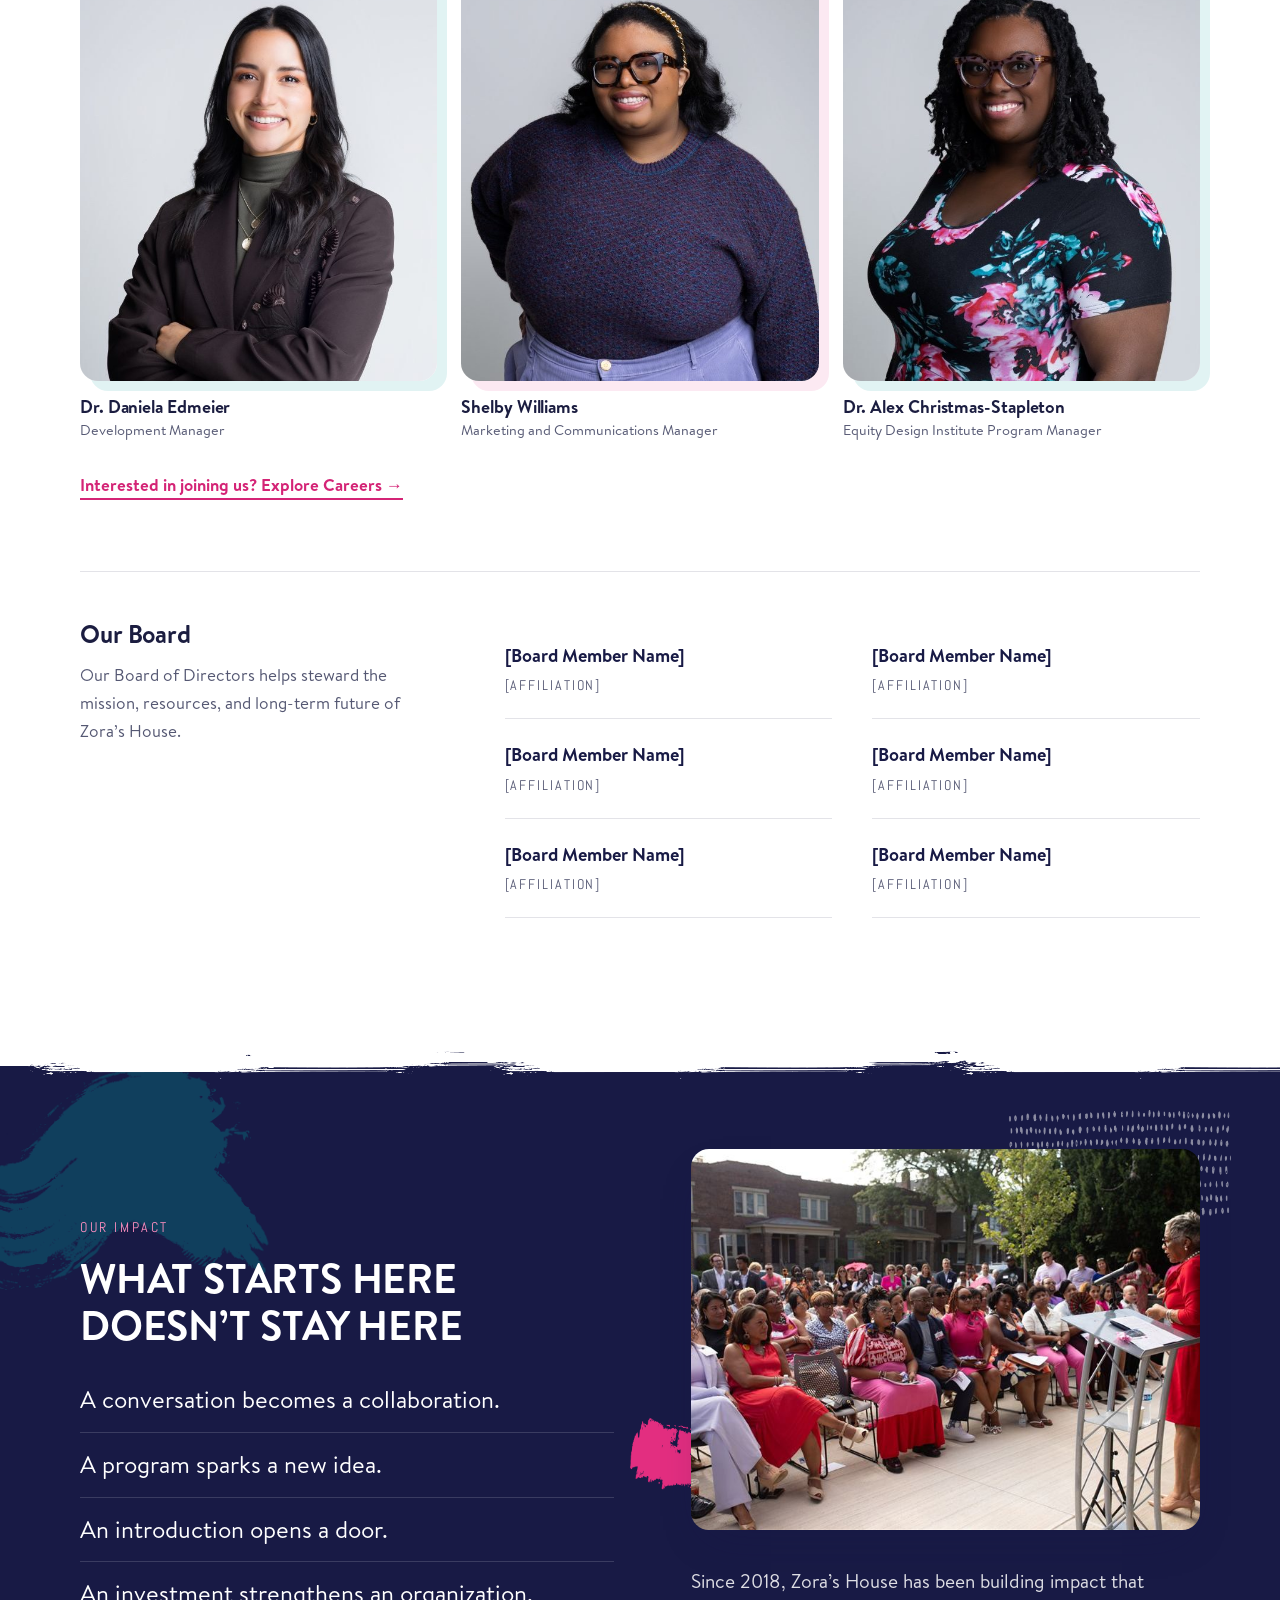
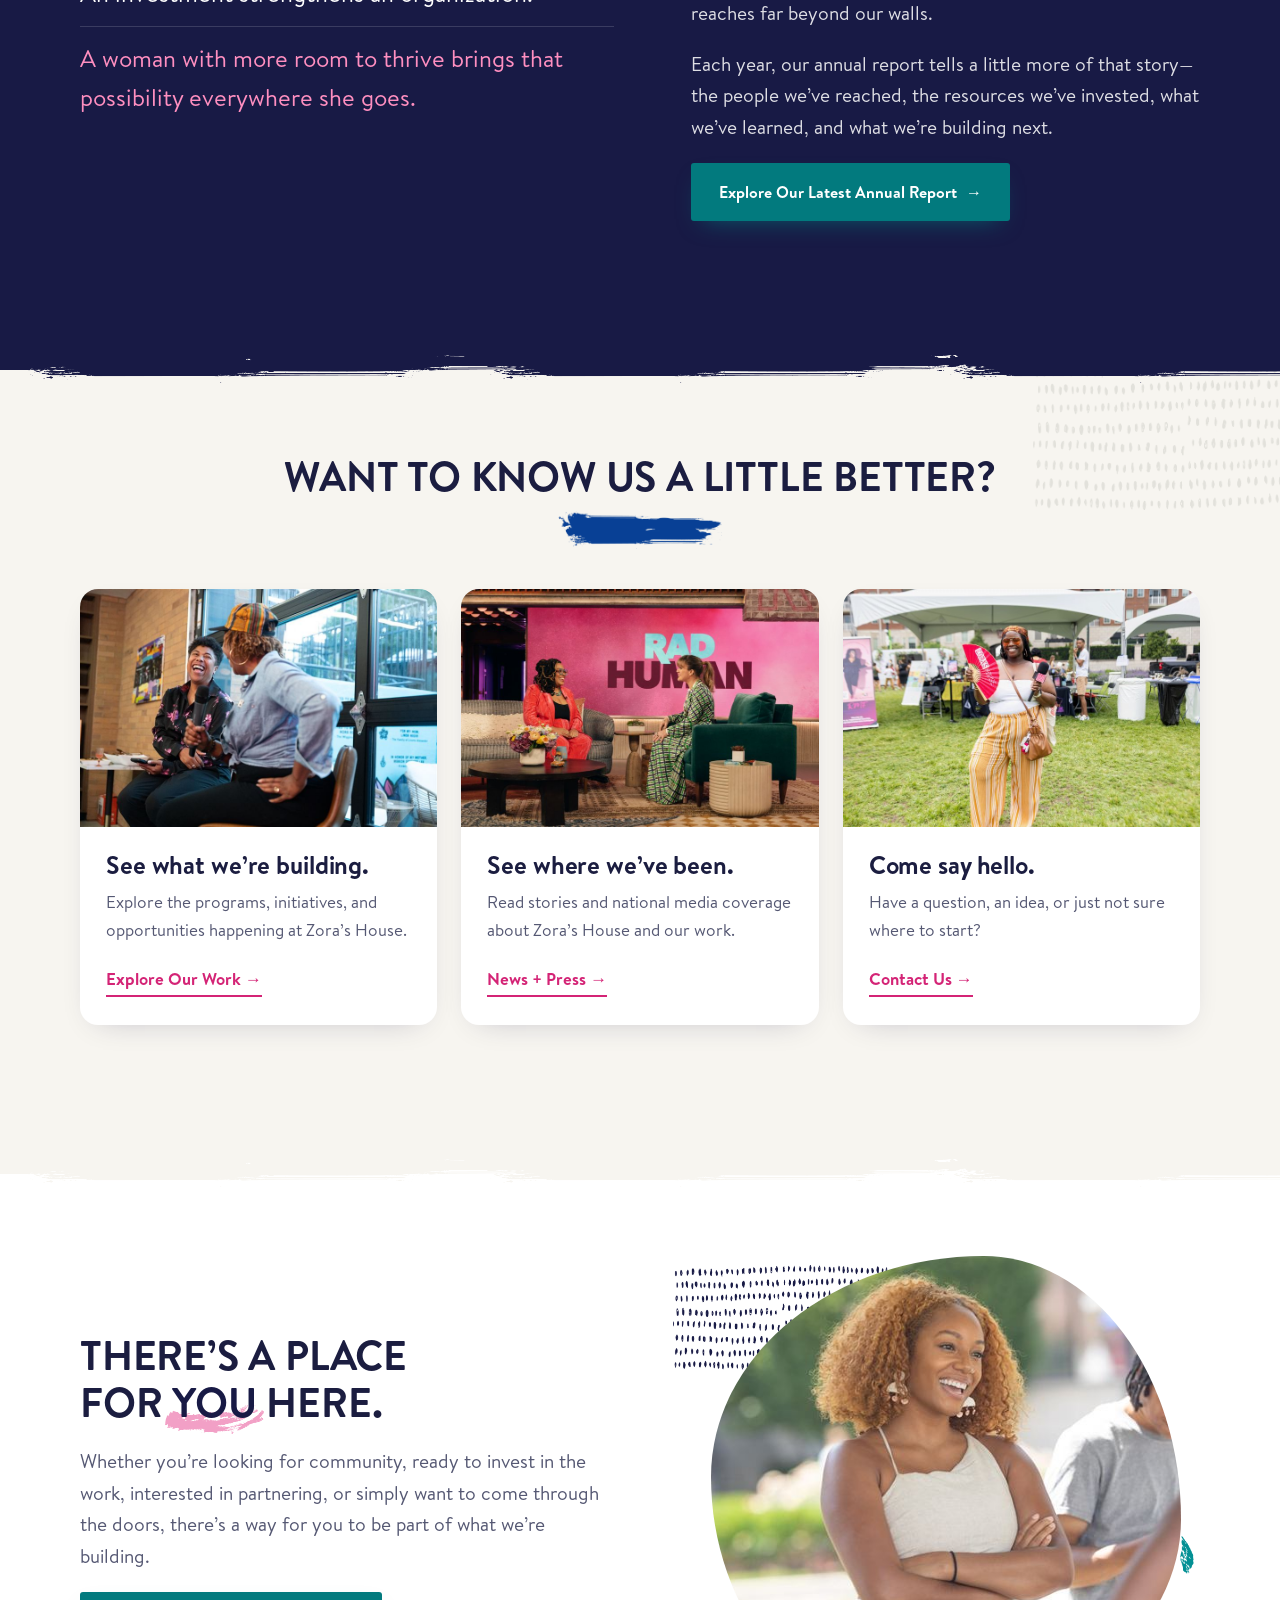
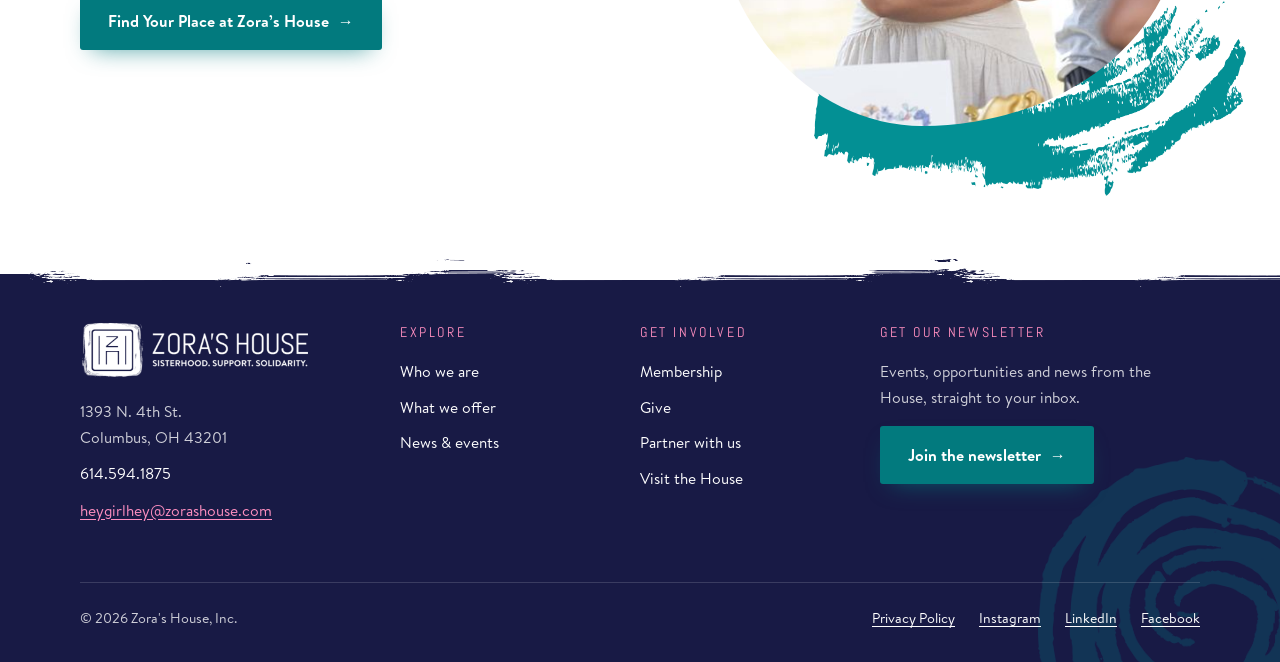
<file: site/about.html>
<!doctype html>
<html lang="en">
<head>
  <meta charset="utf-8">
  <meta name="viewport" content="width=device-width, initial-scale=1">
  <title>Zora's House | About</title>
  <meta name="description" content="Zora's House is a community institution rooted in a simple but radical belief: the lives of women+ of color matter.">
  <link rel="preload" href="assets/font/brandon%20text/HVD%20Fonts%20-%20BrandonText-Bold.otf" as="font" type="font/otf" crossorigin>
  <link rel="stylesheet" href="assets/css/zora.css">
  <style>body { margin: 0; background: #fff; }</style>
</head>
<body>

  
<!-- SITE HEADER: identical on every page. -->
<header class="zh zh-site-header">
  <div class="zh-wrap">
    <a class="zh-logo" href="index.html"><img src="assets/images/brand/zoras-house-logo-navy.png" alt="Zora's House" width="760" height="199"></a>
    <button class="zh-nav-toggle" aria-controls="zh-nav" aria-expanded="false" aria-label="Menu"><span></span><span></span><span></span></button>
    <nav class="zh-nav" id="zh-nav" aria-label="Main">
      <ul>
        <li><a href="about.html" aria-current="page">Who we are</a></li>
        <li><a href="individuals.html">What we offer</a></li>
        <li><a href="membership.html">Membership</a></li>
        <li><a href="news-events.html">News &amp; events</a></li>
        <li><a href="contact.html">Contact</a></li>
        <li><a class="zh-btn zh-btn--primary" href="#" data-zh-pending="Donate page URL">Give</a></li>
      </ul>
    </nav>
  </div>
</header>

<main class="zh zh-about">

  <!-- ============ HERO ============ -->
  <section class="zh-hero zh-hero--short">
    <div class="zh-hero__media">
      <img src="assets/images/about/dsc-8137.jpg"
           srcset="assets/images/about/dsc-8137-800.jpg 800w, assets/images/about/dsc-8137.jpg 1600w"
           sizes="100vw" alt="A smiling woman in a denim jacket in front of the Zora's House mural" style="object-position: center 20%;" fetchpriority="high">
    </div>
    <div class="zh-wrap">
      <div class="zh-hero__content">
        <span class="zh-eyebrow">About Zora's House</span>
        <h1 class="zh-h1">We’re building a world where <span class="zh-accent">women+ of color</span> have room to be whole.</h1>
        <p class="zh-lead">Zora’s House is a community institution rooted in a simple but radical belief: the lives of women+ of color matter.</p>
      </div>
    </div>
  </section>

  <!-- ============ INTRO ============ -->
  <section class="zh-section">
    <div class="zh-wrap zh-split">
      <div class="zh-split__media zh-reveal">
        <img src="assets/images/about/dsc-4623-2-800.jpg"
             srcset="assets/images/about/dsc-4623-2-800.jpg 800w, assets/images/about/dsc-4623-2.jpg 1600w"
             sizes="(max-width: 860px) 100vw, 600px" alt="Four women posing together in front of a bookshelf at a Zora's House event" loading="lazy">
      </div>
      <div class="zh-reveal" data-delay="1">
        <p class="zh-lead" style="color: var(--zh-ink); font-size: clamp(1.15rem, 1.8vw, 1.4rem);">We create spaces, relationships, resources, and opportunities that help women+ of color live, lead, create, and build as our fullest selves.</p>
        <p class="zh-lead">Because when women+ of color are stronger, more connected, and better resourced, that strength doesn’t stop with us—it reaches our families, our organizations, and our communities.</p>
      </div>
    </div>
  </section>

  <!-- ============ MISSION ============ -->
  <section class="zh-section zh-section--cream">
    <div class="zh-wrap zh-split">
      <div class="zh-reveal">
        <span class="zh-eyebrow">Our Mission</span>
        <p class="zh-statement">Zora’s House is a nonprofit that exists to ensure that women of color and gender expansive people of color (women+) of color have the space, skills, and strategic relationships we need to thrive personally and professionally.</p>
        <p class="zh-lead">We know that lasting change requires more than any one program, resource, or intervention. We invest in the whole ecosystem that helps women+ of color and our communities become stronger, more connected, and more resilient.</p>
      </div>
      <div class="zh-reveal" data-delay="1">
        <h3 class="zh-h3">Our work is grounded in four interconnected pillars:</h3>
        <ol class="zh-pillars">
          <li>Relational</li>
          <li>Economic</li>
          <li>Holistic</li>
          <li>Systemic</li>
        </ol>
      </div>
    </div>
  </section>

  <!-- ============ VISION ============ -->
  <section class="zh-grad zh-vision">
    <div class="zh-wrap zh-center zh-reveal">
      <span class="zh-eyebrow">Our Vision</span>
      <p class="zh-lead">The world that Zora’s House is creating is a world that recognizes the full humanity of Black, Indigenous, and other people of color; and creates space for these communities to thrive, not just survive. To feel safe. To have joy. To dream, create, and lead, free from the burden of patriarchy, white supremacy, and other forms of oppression.</p>
      <p class="zh-h2 zh-vision__line">That world starts with <span>women of color.</span></p>
    </div>
  </section>

  <!-- ============ WHO WE SERVE ============
       Audience copy was not supplied; replace the bracketed text in Zora's House's own language. -->
  <section class="zh-section">
    <div class="zh-wrap">
      <div class="zh-reveal">
        <h2 class="zh-h2">Who We Serve</h2>
        <p class="zh-lead">[Audience description in Zora’s House’s own language, written to the reader: who she is, what she is building, what she needs.]</p>
      </div>
      <div class="zh-cards3">
        <article class="zh-aud zh-reveal">
          <h3 class="zh-h3">Entrepreneurs</h3>
          <p>[One sentence.]</p>
        </article>
        <article class="zh-aud zh-reveal" data-delay="1">
          <h3 class="zh-h3">Creatives &amp; Scholars</h3>
          <p>[One sentence.]</p>
        </article>
        <article class="zh-aud zh-reveal" data-delay="2">
          <h3 class="zh-h3">Activists &amp; Leaders</h3>
          <p>[One sentence.]</p>
        </article>
      </div>
    </div>
  </section>

  <!-- ============ ISSUES & IMPACT ============
       Replace each pending stat like this:
       <span class="zh-stat__num">5,000+</span> and remove the zh-stat--pending class. -->
  <section class="zh-grad" id="zh-impact" aria-labelledby="zh-issues-title">
    <div class="zh-wrap">
      <div class="zh-stats zh-stats--titled">
        <h2 class="zh-h2 zh-stats__title zh-reveal" id="zh-issues-title">Issues &amp; Impact</h2>
        <div class="zh-stat zh-reveal" data-delay="1">
          <span class="zh-stat__num">3,000+</span>
          <span class="zh-stat__label">Women of color supported since 2018</span>
        </div>
        <div class="zh-stat zh-stat--pending zh-reveal" data-delay="2">
          <span class="zh-stat__num">[000]</span>
          <span class="zh-stat__label">[Impact metric]</span>
        </div>
        <div class="zh-stat zh-stat--pending zh-reveal" data-delay="3">
          <span class="zh-stat__num">[000]</span>
          <span class="zh-stat__label">[Impact metric]</span>
        </div>
      </div>
    </div>
  </section>

  <!-- ============ OUR STORY + JOURNEY TIMELINE ============
       Dates on the construction cards come from the photo files. Add or edit milestone
       text in each .zh-tl__text; copy a .zh-tl block to add another milestone. -->
  <section class="zh-section" id="zh-story">
    <div class="zh-wrap">
      <div class="zh-split">
        <div class="zh-reveal">
          <span class="zh-eyebrow">Our Story</span>
          <h2 class="zh-h2">Zora’s House began with a question:</h2>
          <p class="zh-question">What would be possible if women+ of color had a space designed with us at the center?</p>
        </div>
        <div class="zh-reveal" data-delay="1">
          <p class="zh-lead">Since 2018, that question has grown into a community, a movement, and an institution. Along the way, Zora’s House has expanded its programs, deepened its partnerships, invested millions of dollars in women+ of color and the organizations we lead, and opened a permanent home designed to serve our community for generations.</p>
        </div>
      </div>
    </div>

    <div class="zh-timeline" data-zh-timeline>
      <div class="zh-wrap">
        <div class="zh-timeline__nav">
          <h3 class="zh-h3" style="margin: 0 auto 0 0; align-self: center;">Our Journey</h3>
          <button class="zh-timeline__btn" data-zh-dir="-1" aria-label="Scroll timeline back">&larr;</button>
          <button class="zh-timeline__btn" data-zh-dir="1" aria-label="Scroll timeline forward">&rarr;</button>
        </div>
      </div>
      <div class="zh-timeline__track" tabindex="0" aria-label="Our journey timeline">
        <article class="zh-tl zh-tl--key">
          <span class="zh-tl__date">2018</span>
          <p class="zh-tl__text">Zora’s House began with a question.</p>
        </article>
        <article class="zh-tl">
          <img src="assets/images/building/2023zorasribboncut136-800.jpg" alt="Zora's House leaders in pink hard hats with shovels at the building site" loading="lazy">
          <div class="zh-tl__body"><span class="zh-tl__date">2023</span><p class="zh-tl__text">Shovels in the ground for our permanent home.</p></div>
        </article>
        <article class="zh-tl">
          <img src="assets/images/building/20230922-101247-800.jpg" alt="Steel frame of the new building with a crane on site" loading="lazy">
          <div class="zh-tl__body"><span class="zh-tl__date">September 2023</span><p class="zh-tl__text">Building our permanent home.</p></div>
        </article>
        <article class="zh-tl">
          <img src="assets/images/building/20231102-095151-800.jpg" alt="The building wrapped in purple sheathing" loading="lazy">
          <div class="zh-tl__body"><span class="zh-tl__date">November 2023</span><p class="zh-tl__text">Building our permanent home.</p></div>
        </article>
        <article class="zh-tl">
          <img src="assets/images/building/20231219-095005-800.jpg" alt="A cement truck outside the building under construction" loading="lazy">
          <div class="zh-tl__body"><span class="zh-tl__date">December 2023</span><p class="zh-tl__text">Building our permanent home.</p></div>
        </article>
        <article class="zh-tl">
          <img src="assets/images/building/20240209-084314-800.jpg" alt="Brick going up on the lower floor of the building" loading="lazy">
          <div class="zh-tl__body"><span class="zh-tl__date">February 2024</span><p class="zh-tl__text">Building our permanent home.</p></div>
        </article>
        <article class="zh-tl">
          <img src="assets/images/building/20240512-133442-800.jpg" alt="The building with its pink and charcoal exterior nearly finished" loading="lazy">
          <div class="zh-tl__body"><span class="zh-tl__date">May 2024</span><p class="zh-tl__text">Building our permanent home.</p></div>
        </article>
        <article class="zh-tl">
          <img src="assets/images/building/20240727-173806-800.jpg" alt="The completed Zora's House building with its signage" loading="lazy">
          <div class="zh-tl__body"><span class="zh-tl__date">July 2024</span><p class="zh-tl__text">A permanent home designed to serve our community for generations.</p></div>
        </article>
        <article class="zh-tl zh-tl--key">
          <span class="zh-tl__date">Next</span>
          <p class="zh-tl__text">Help us build what comes next.</p>
          <a class="zh-btn zh-btn--light" href="#" data-zh-pending="Donate page URL" style="margin-top: 16px; align-self: flex-start;">Invest in Women+ of Color</a>
        </article>
      </div>
    </div>
  </section>

  <!-- ============ WHY ZORA? ============ -->
  <section class="zh-section zh-section--blush zh-deco-feather">
    <div class="zh-wrap zh-split zh-split--rev">
      <div class="zh-split__media zh-reveal">
        <img src="assets/images/about/zora-shouse2024-448-1-800.jpg"
             srcset="assets/images/about/zora-shouse2024-448-1-800.jpg 800w, assets/images/about/zora-shouse2024-448-1.jpg 1600w"
             sizes="(max-width: 860px) 100vw, 600px" alt="Three women sitting together in front of bookshelves and artwork at Zora's House" loading="lazy">
      </div>
      <div class="zh-reveal" data-delay="1">
        <span class="zh-eyebrow">Why Zora?</span>
        <h2 class="zh-h2">Named for Zora Neale Hurston</h2>
        <p>Named for author and activist Zora Neale Hurston, Zora’s House carries forward her spirit of creative resistance. Hurston was a prolific writer, anthropologist, and truth-teller who used her genius to capture the complexity, beauty, humor, and humanity of Black life at a time when those stories were too often distorted, dismissed, or ignored. She understood that telling the truth about our lives—and insisting on the value of our own imagination—could itself be an act of power.</p>
        <p>And yet, for all she created, Hurston died in poverty and was buried in an unmarked grave, her work largely forgotten. Years later, another Black woman, Alice Walker, went searching for Zora, helped restore her work to public memory, and ensured that her light would not remain hidden. That lineage lives at the heart of Zora’s House: women+ of color seeing the brilliance in one another, refusing to let it be diminished, and using our collective power to make sure our stories, ideas, and contributions are fully seen, heard, and carried forward.</p>
      </div>
    </div>
  </section>

  <!-- ============ PEOPLE ============
       Team photos live in assets/images/team/ (600x750, 4:5). Copy a .zh-person to add someone.
       Board details were not supplied yet. -->
  <section class="zh-section">
    <div class="zh-wrap">
      <div class="zh-center zh-reveal">
        <span class="zh-eyebrow">Our People</span>
        <h2 class="zh-h2">Meet the People Behind the House</h2>
        <p class="zh-lead">Zora’s House is built and stewarded by people who believe deeply in the power, brilliance, and leadership of women+ of color.</p>
      </div>

      <h3 class="zh-h3" style="margin-top: 56px;">Our Team</h3>
      <p style="max-width: 70ch;">Our team brings together experience in community building, strategy, research, programs, operations, storytelling, fundraising, and more—all in service of creating an institution our community can rely on.</p>
      <div class="zh-people">
        <div class="zh-person zh-reveal"><img src="assets/images/team/lc-johnson.jpg" alt="LC Johnson" loading="lazy"><h4>LC Johnson</h4><p>Founder and CEO</p></div>
        <div class="zh-person zh-reveal" data-delay="1"><img src="assets/images/team/liz-gordon-canlas.jpg" alt="Liz Gordon-Canlas" loading="lazy"><h4>Liz Gordon-Canlas</h4><p>Managing Director</p></div>
        <div class="zh-person zh-reveal" data-delay="2"><img src="assets/images/team/clorissa-johnson.jpg" alt="Clorissa Johnson" loading="lazy"><h4>Clorissa Johnson</h4><p>Operations Manager</p></div>
        <div class="zh-person zh-reveal"><img src="assets/images/team/daniela-edmeier.jpg" alt="Dr. Daniela Edmeier" loading="lazy"><h4>Dr. Daniela Edmeier</h4><p>Development Manager</p></div>
        <div class="zh-person zh-reveal" data-delay="1"><img src="assets/images/team/shelby-williams.jpg" alt="Shelby Williams" loading="lazy"><h4>Shelby Williams</h4><p>Marketing and Communications Manager</p></div>
        <div class="zh-person zh-reveal" data-delay="2"><img src="assets/images/team/alex-christmas-stapleton.jpg" alt="Dr. Alex Christmas-Stapleton" loading="lazy"><h4>Dr. Alex Christmas-Stapleton</h4><p>Equity Design Institute Program Manager</p></div>
      </div>
      <p style="margin-top: 28px;"><a class="zh-link" href="#" data-zh-pending="Careers page URL">Interested in joining us? Explore Careers</a></p>

      <div class="zh-board-wrap">
        <div>
          <h3 class="zh-h3">Our Board</h3>
          <p>Our Board of Directors helps steward the mission, resources, and long-term future of Zora’s House.</p>
        </div>
        <ul class="zh-board">
          <li><strong>[Board Member Name]</strong><span>[Affiliation]</span></li>
          <li><strong>[Board Member Name]</strong><span>[Affiliation]</span></li>
          <li><strong>[Board Member Name]</strong><span>[Affiliation]</span></li>
          <li><strong>[Board Member Name]</strong><span>[Affiliation]</span></li>
          <li><strong>[Board Member Name]</strong><span>[Affiliation]</span></li>
          <li><strong>[Board Member Name]</strong><span>[Affiliation]</span></li>
        </ul>
      </div>
    </div>
  </section>

  <!-- ============ WHAT STARTS HERE ============ -->
  <section class="zh-section zh-section--navy">
    <div class="zh-wrap zh-split">
      <div class="zh-reveal">
        <span class="zh-eyebrow">Our Impact</span>
        <h2 class="zh-h2">What Starts Here Doesn’t Stay Here</h2>
        <ul class="zh-ripple">
          <li>A conversation becomes a collaboration.</li>
          <li>A program sparks a new idea.</li>
          <li>An introduction opens a door.</li>
          <li>An investment strengthens an organization.</li>
          <li>A woman with more room to thrive brings that possibility everywhere she goes.</li>
        </ul>
      </div>
      <div class="zh-reveal" data-delay="1">
        <div class="zh-split__media" style="margin-bottom: 36px;">
          <img src="assets/images/about/img-4232-800.jpg"
               srcset="assets/images/about/img-4232-800.jpg 800w, assets/images/about/img-4232.jpg 1600w"
               sizes="(max-width: 860px) 100vw, 600px" alt="A large outdoor audience listening to a speaker at a Zora's House event" loading="lazy">
        </div>
        <p class="zh-lead">Since 2018, Zora’s House has been building impact that reaches far beyond our walls.</p>
        <p class="zh-lead">Each year, our annual report tells a little more of that story—the people we’ve reached, the resources we’ve invested, what we’ve learned, and what we’re building next.</p>
        <a class="zh-btn zh-btn--primary" href="#" data-zh-pending="Annual report URL">Explore Our Latest Annual Report</a>
      </div>
    </div>
  </section>

  <!-- ============ WANT TO KNOW US A LITTLE BETTER? ============ -->
  <section class="zh-section zh-section--cream">
    <div class="zh-wrap">
      <div class="zh-center zh-reveal">
        <h2 class="zh-h2">Want to Know Us a Little Better?</h2>
      </div>
      <div class="zh-cards3">
        <article class="zh-pcard zh-reveal">
          <img src="assets/images/about/dsc-4872-800.jpg" alt="Two women in conversation during a live panel at Zora's House" loading="lazy">
          <div class="zh-pcard__body">
            <h3 class="zh-h3">See what we’re building.</h3>
            <p>Explore the programs, initiatives, and opportunities happening at Zora’s House.</p>
            <a class="zh-link" href="#" data-zh-pending="Our Work page URL">Explore Our Work</a>
          </div>
        </article>
        <article class="zh-pcard zh-reveal" data-delay="1">
          <img src="assets/images/press/talk-show-800.jpg" alt="Two women in conversation on a television talk show set" loading="lazy">
          <div class="zh-pcard__body">
            <h3 class="zh-h3">See where we’ve been.</h3>
            <p>Read stories and national media coverage about Zora’s House and our work.</p>
            <a class="zh-link" href="news-events.html">News + Press</a>
          </div>
        </article>
        <article class="zh-pcard zh-reveal" data-delay="2">
          <img src="assets/images/about/summer-woco-market-800.jpg" alt="A smiling woman holding a pink fan at the outdoor Summer WoCO Market" style="object-position: center 15%;" loading="lazy">
          <div class="zh-pcard__body">
            <h3 class="zh-h3">Come say hello.</h3>
            <p>Have a question, an idea, or just not sure where to start?</p>
            <a class="zh-link" href="contact.html">Contact Us</a>
          </div>
        </article>
      </div>
    </div>
  </section>

  <!-- ============ CLOSING CTA ============ -->
  <section class="zh-section">
    <div class="zh-wrap zh-split zh-split--rev">
      <div class="zh-split__media zh-split__media--blob zh-reveal">
        <img src="assets/images/about/img-7129-1-800.jpg"
             srcset="assets/images/about/img-7129-1-800.jpg 800w, assets/images/about/img-7129-1.jpg 1600w"
             sizes="(max-width: 860px) 100vw, 600px" alt="A smiling woman at an outdoor community event" loading="lazy">
      </div>
      <div class="zh-reveal" data-delay="1">
        <h2 class="zh-h2">There’s a Place for <span class="zh-hl">You</span> Here.</h2>
        <p class="zh-lead">Whether you’re looking for community, ready to invest in the work, interested in partnering, or simply want to come through the doors, there’s a way for you to be part of what we’re building.</p>
        <a class="zh-btn zh-btn--primary" href="index.html#zh-paths">Find Your Place at Zora’s House</a>
      </div>
    </div>
  </section>

</main>

<!-- SITE FOOTER: identical on every page. Replace the # links. -->
<footer class="zh zh-site-footer">
  <div class="zh-wrap">
    <div class="zh-footer__grid">
      <div class="zh-footer__about">
        <p class="zh-footer__brand"><img src="assets/images/brand/zoras-house-logo-white.png" alt="Zora's House" width="760" height="199"></p>
        <p>1393 N. 4th St.<br>Columbus, OH 43201</p>
        <p><a href="tel:+16145941875">614.594.1875</a></p>
        <p class="zh-footer__email"><a href="mailto:heygirlhey@zorashouse.com">heygirlhey@zorashouse.com</a></p>
      </div>
      <div>
        <p class="zh-footer__title">Explore</p>
        <ul class="zh-footer__links">
          <li><a href="about.html">Who we are</a></li>
          <li><a href="individuals.html">What we offer</a></li>
          <li><a href="news-events.html">News &amp; events</a></li>
        </ul>
      </div>
      <div>
        <p class="zh-footer__title">Get involved</p>
        <ul class="zh-footer__links">
          <li><a href="membership.html">Membership</a></li>
          <li><a href="#" data-zh-pending="Donate page URL">Give</a></li>
          <li><a href="contact.html?topic=Partnership">Partner with us</a></li>
          <li><a href="contact.html">Visit the House</a></li>
        </ul>
      </div>
      <div>
        <p class="zh-footer__title">Get our newsletter</p>
        <p class="zh-footer__news">Events, opportunities and news from the House, straight to your inbox.</p>
        <a class="zh-btn zh-btn--primary" href="https://5n29qw.subscribepage.io/" target="_blank" rel="noopener">Join the newsletter</a>
      </div>
    </div>
    <div class="zh-footer__bottom">
      <p>© 2026 Zora's House, Inc.</p>
      <ul class="zh-footer__legal">
        <li><a href="#" data-zh-pending="Privacy policy URL">Privacy Policy</a></li>
        <li><a href="#" data-zh-pending="Instagram URL">Instagram</a></li>
        <li><a href="#" data-zh-pending="LinkedIn URL">LinkedIn</a></li>
        <li><a href="#" data-zh-pending="Facebook URL">Facebook</a></li>
      </ul>
    </div>
  </div>
</footer>

<script src="assets/js/zora.js" defer></script>
</body>
</html>
</file>
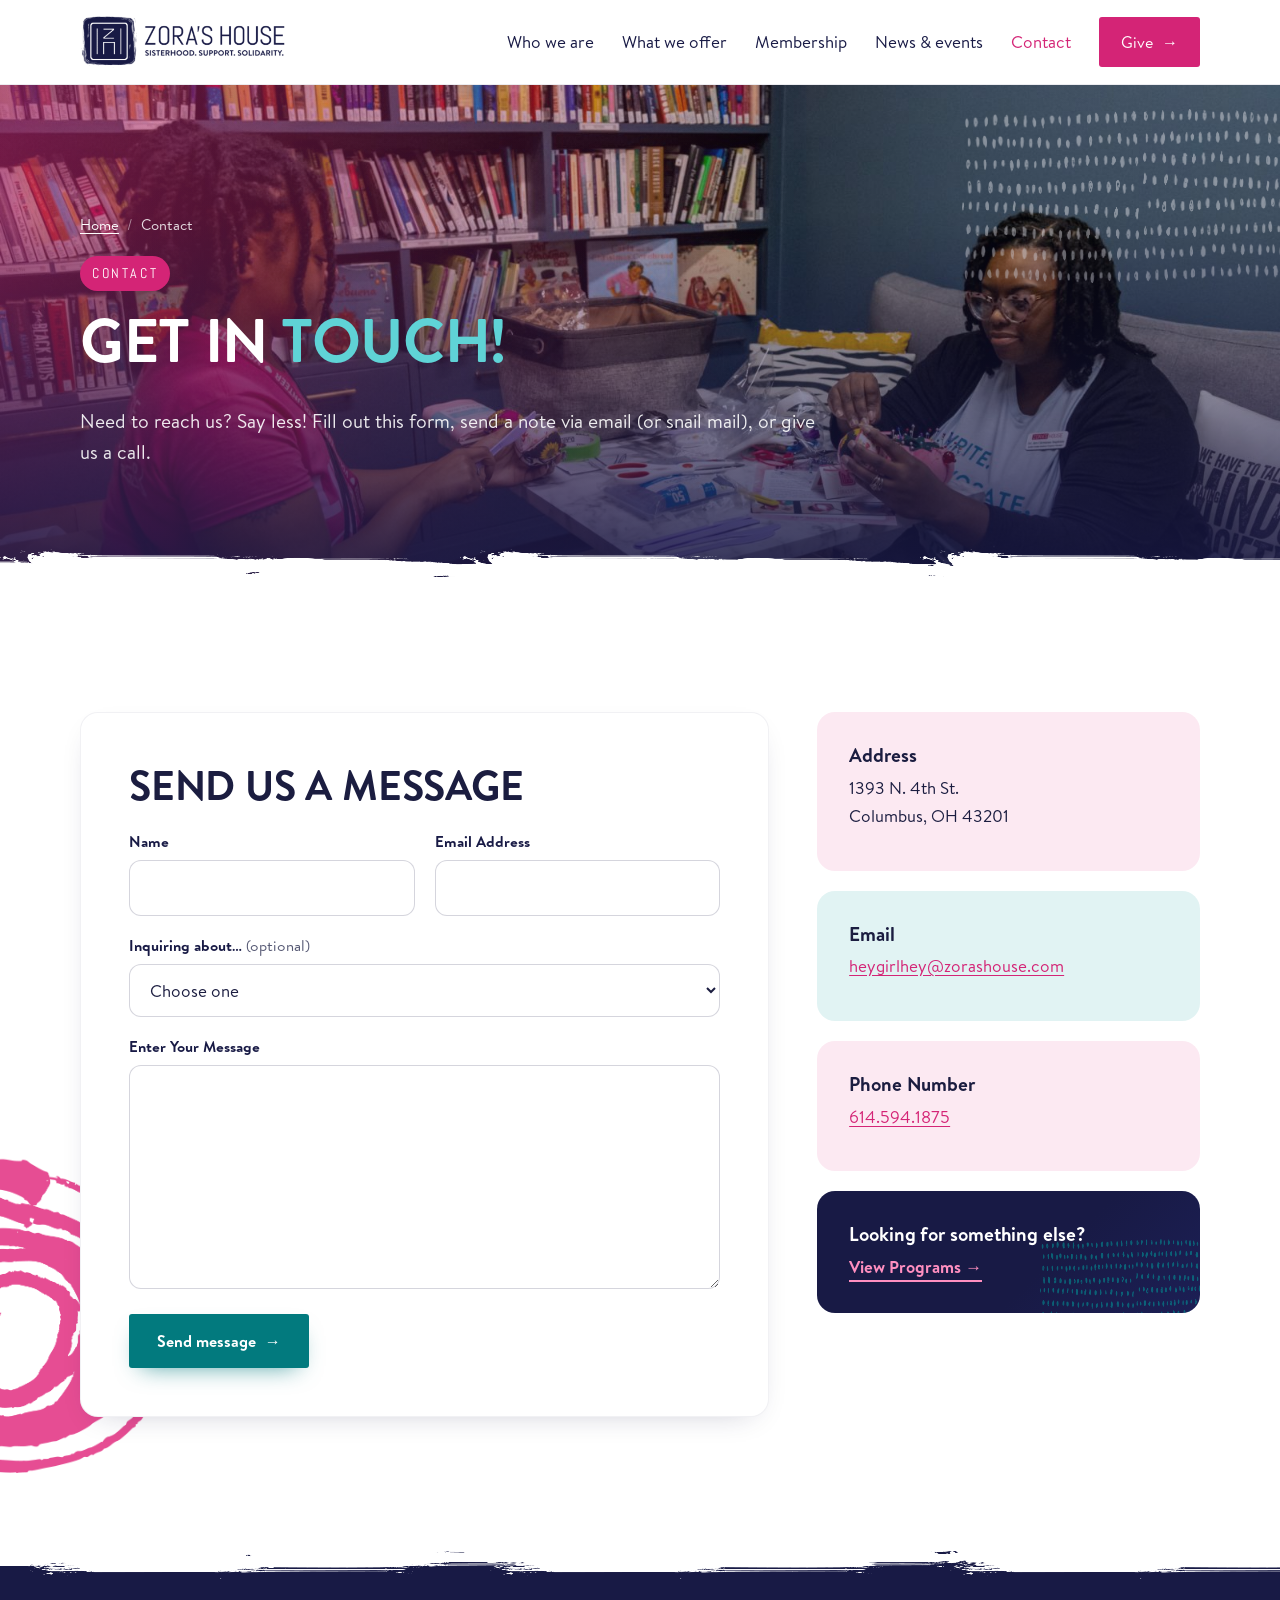
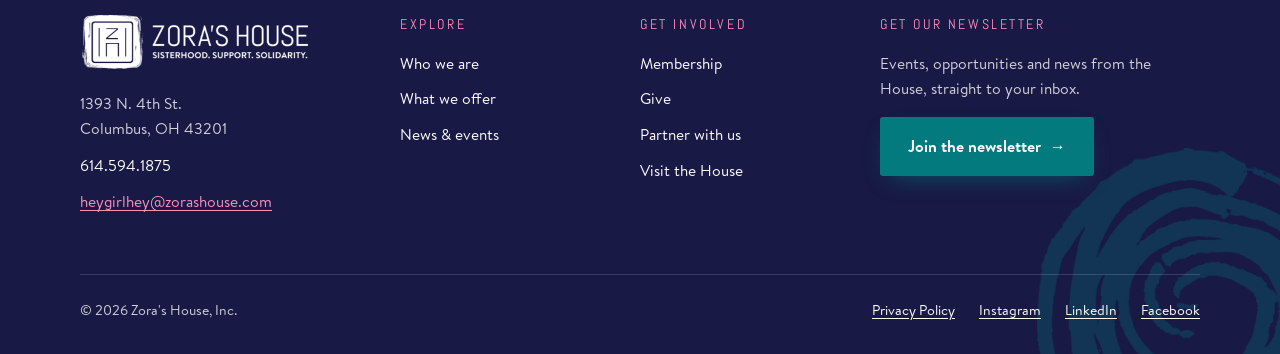
<file: site/contact.html>
<!doctype html>
<html lang="en">
<head>
  <meta charset="utf-8">
  <meta name="viewport" content="width=device-width, initial-scale=1">
  <title>Zora's House | Contact</title>
  <meta name="description" content="Get in touch with Zora's House: send us a message, email heygirlhey@zorashouse.com or call 614.594.1875.">
  <link rel="preload" href="assets/font/brandon%20text/HVD%20Fonts%20-%20BrandonText-Bold.otf" as="font" type="font/otf" crossorigin>
  <link rel="stylesheet" href="assets/css/zora.css">
  <style>body { margin: 0; background: #fff; }</style>
</head>
<body>

<!-- SITE HEADER: identical on every page. -->
<header class="zh zh-site-header">
  <div class="zh-wrap">
    <a class="zh-logo" href="index.html"><img src="assets/images/brand/zoras-house-logo-navy.png" alt="Zora's House" width="760" height="199"></a>
    <button class="zh-nav-toggle" aria-controls="zh-nav" aria-expanded="false" aria-label="Menu"><span></span><span></span><span></span></button>
    <nav class="zh-nav" id="zh-nav" aria-label="Main">
      <ul>
        <li><a href="about.html">Who we are</a></li>
        <li><a href="individuals.html">What we offer</a></li>
        <li><a href="membership.html">Membership</a></li>
        <li><a href="news-events.html">News &amp; events</a></li>
        <li><a href="contact.html" aria-current="page">Contact</a></li>
        <li><a class="zh-btn zh-btn--primary" href="#" data-zh-pending="Donate page URL">Give</a></li>
      </ul>
    </nav>
  </div>
</header>

<!-- Contact Inquiry template (D4). Copy this file for a Partnership Inquiry page and change the topics. -->
<main class="zh">

  <!-- ============ HERO ============ -->
  <section class="zh-hero zh-hero--compact">
    <div class="zh-hero__media">
      <img src="assets/images/membership/woco-market.jpg"
           srcset="assets/images/membership/woco-market-800.jpg 800w, assets/images/membership/woco-market.jpg 1600w"
           sizes="100vw" alt="Two women sitting at a craft table in the Zora's House library during the WoCO Market" style="object-position: center 15%;" fetchpriority="high">
    </div>
    <div class="zh-wrap">
      <div class="zh-hero__content">
        <nav class="zh-crumbs" aria-label="Breadcrumb"><a href="index.html">Home</a> <span aria-hidden="true">/</span> <span aria-current="page">Contact</span></nav>
        <span class="zh-eyebrow">Contact</span>
        <h1 class="zh-h1">Get in <span class="zh-accent">touch!</span></h1>
        <p class="zh-lead">Need to reach us? Say less! Fill out this form, send a note via email (or snail mail), or give us a call.</p>
      </div>
    </div>
  </section>

  <!-- ============ FORM + INFO ============ -->
  <section class="zh-section zh-deco zh-deco--swirl-pink">
    <div class="zh-wrap zh-contact">
      <div class="zh-formcard zh-reveal">
        <h2 class="zh-h2">Send us a message</h2>
        <!-- This site has no server, so by default the form opens the visitor's email app with the
             message filled in, addressed to data-zh-email. To receive messages directly instead,
             create a form at a service such as Formspree and put its URL in data-zh-endpoint. -->
        <form class="zh-form" id="zh-contact" data-zh-contact data-zh-email="heygirlhey@zorashouse.com" data-zh-endpoint="">
          <p class="zh-form__notice" role="status" hidden></p>
          <div class="zh-form__row">
            <p class="zh-form__field">
              <label for="zh-name">Name</label>
              <input id="zh-name" name="name" type="text" autocomplete="name" required maxlength="120">
            </p>
            <p class="zh-form__field">
              <label for="zh-email">Email Address</label>
              <input id="zh-email" name="email" type="email" autocomplete="email" required maxlength="190">
            </p>
          </div>
          <p class="zh-form__field">
            <label for="zh-topic">Inquiring about… <span class="zh-form__opt">(optional)</span></label>
            <select id="zh-topic" name="topic">
              <option value="">Choose one</option>
              <option>Membership</option>
              <option>Partnership</option>
              <option>Press &amp; Media</option>
              <option>Development</option>
              <option>Collaborative Partners</option>
              <option>Other</option>
            </select>
          </p>
          <p class="zh-form__field">
            <label for="zh-message">Enter Your Message</label>
            <textarea id="zh-message" name="message" rows="7" required maxlength="5000"></textarea>
          </p>
          <button class="zh-btn zh-btn--primary" type="submit">Send message</button>
        </form>
        <!-- Inquiry-specific replies: after sending, the reply whose data-zh-topic matches the chosen
             "Inquiring about" option is shown in the confirmation ("Other" when none is chosen). -->
        <div class="zh-replies" hidden>
          <p data-zh-topic="Partnership">Our team reviews partnership inquiries monthly. If we see alignment and have the capacity to explore the opportunity, someone from our team will follow up.</p>
          <p data-zh-topic="Membership">Thanks for reaching out! Our team reviews membership inquiries on a rolling basis and will get back to you as soon as possible. Visit our <a href="membership.html">Membership page</a> for details 24/7/365.</p>
          <p data-zh-topic="Press &amp; Media">Thank you for reaching out! Our team reviews media inquiries regularly. If we see alignment and have the capacity to explore the opportunity, someone from our team will follow up.</p>
          <p data-zh-topic="Development">Thank you for reaching out! Our team reviews development inquiries on a rolling basis and will get back to you as soon as possible. For information on how to make a donation, visit our <a href="#" data-zh-pending="Donate page URL">donation page</a>.</p>
          <p data-zh-topic="Other">Thank you for reaching out! Our team reviews all inquiries regularly and will respond as soon as we can.</p>
        </div>
      </div>

      <div class="zh-infocards">
        <div class="zh-info zh-reveal">
          <h3 class="zh-h3">Address</h3>
          <p>1393 N. 4th St.<br>Columbus, OH 43201</p>
        </div>
        <div class="zh-info zh-info--coral zh-reveal" data-delay="1">
          <h3 class="zh-h3">Email</h3>
          <p><a href="mailto:heygirlhey@zorashouse.com">heygirlhey@zorashouse.com</a></p>
        </div>
        <div class="zh-info zh-reveal" data-delay="2">
          <h3 class="zh-h3">Phone Number</h3>
          <p><a href="tel:+16145941875">614.594.1875</a></p>
        </div>
        <div class="zh-info zh-info--grad zh-reveal" data-delay="3">
          <h3 class="zh-h3">Looking for something else?</h3>
          <a class="zh-link" href="individuals.html">View Programs</a>
        </div>
      </div>
    </div>
  </section>


</main>

<!-- SITE FOOTER: identical on every page. Replace the # links. -->
<footer class="zh zh-site-footer">
  <div class="zh-wrap">
    <div class="zh-footer__grid">
      <div class="zh-footer__about">
        <p class="zh-footer__brand"><img src="assets/images/brand/zoras-house-logo-white.png" alt="Zora's House" width="760" height="199"></p>
        <p>1393 N. 4th St.<br>Columbus, OH 43201</p>
        <p><a href="tel:+16145941875">614.594.1875</a></p>
        <p class="zh-footer__email"><a href="mailto:heygirlhey@zorashouse.com">heygirlhey@zorashouse.com</a></p>
      </div>
      <div>
        <p class="zh-footer__title">Explore</p>
        <ul class="zh-footer__links">
          <li><a href="about.html">Who we are</a></li>
          <li><a href="individuals.html">What we offer</a></li>
          <li><a href="news-events.html">News &amp; events</a></li>
        </ul>
      </div>
      <div>
        <p class="zh-footer__title">Get involved</p>
        <ul class="zh-footer__links">
          <li><a href="membership.html">Membership</a></li>
          <li><a href="#" data-zh-pending="Donate page URL">Give</a></li>
          <li><a href="contact.html?topic=Partnership">Partner with us</a></li>
          <li><a href="contact.html">Visit the House</a></li>
        </ul>
      </div>
      <div>
        <p class="zh-footer__title">Get our newsletter</p>
        <p class="zh-footer__news">Events, opportunities and news from the House, straight to your inbox.</p>
        <a class="zh-btn zh-btn--primary" href="https://5n29qw.subscribepage.io/" target="_blank" rel="noopener">Join the newsletter</a>
      </div>
    </div>
    <div class="zh-footer__bottom">
      <p>© 2026 Zora's House, Inc.</p>
      <ul class="zh-footer__legal">
        <li><a href="#" data-zh-pending="Privacy policy URL">Privacy Policy</a></li>
        <li><a href="#" data-zh-pending="Instagram URL">Instagram</a></li>
        <li><a href="#" data-zh-pending="LinkedIn URL">LinkedIn</a></li>
        <li><a href="#" data-zh-pending="Facebook URL">Facebook</a></li>
      </ul>
    </div>
  </div>
</footer>

<script src="assets/js/zora.js" defer></script>
</body>
</html>
</file>
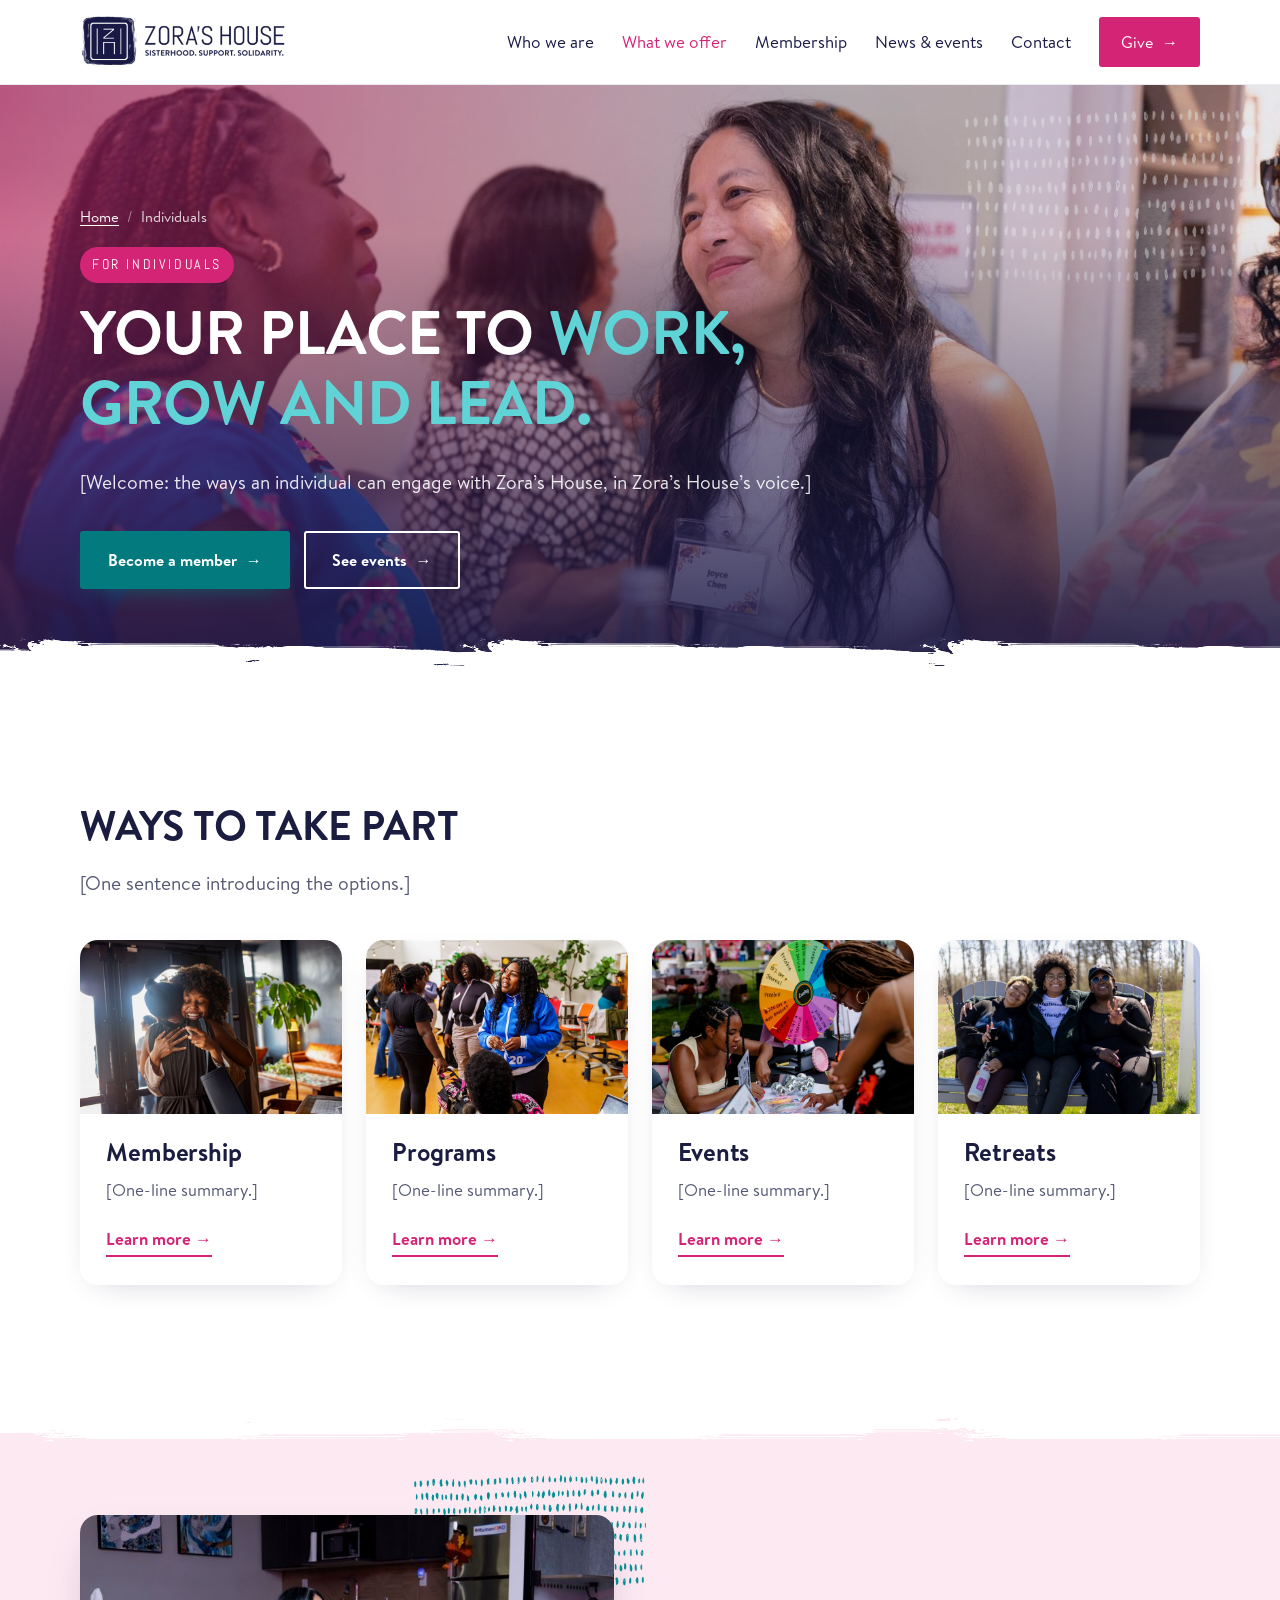
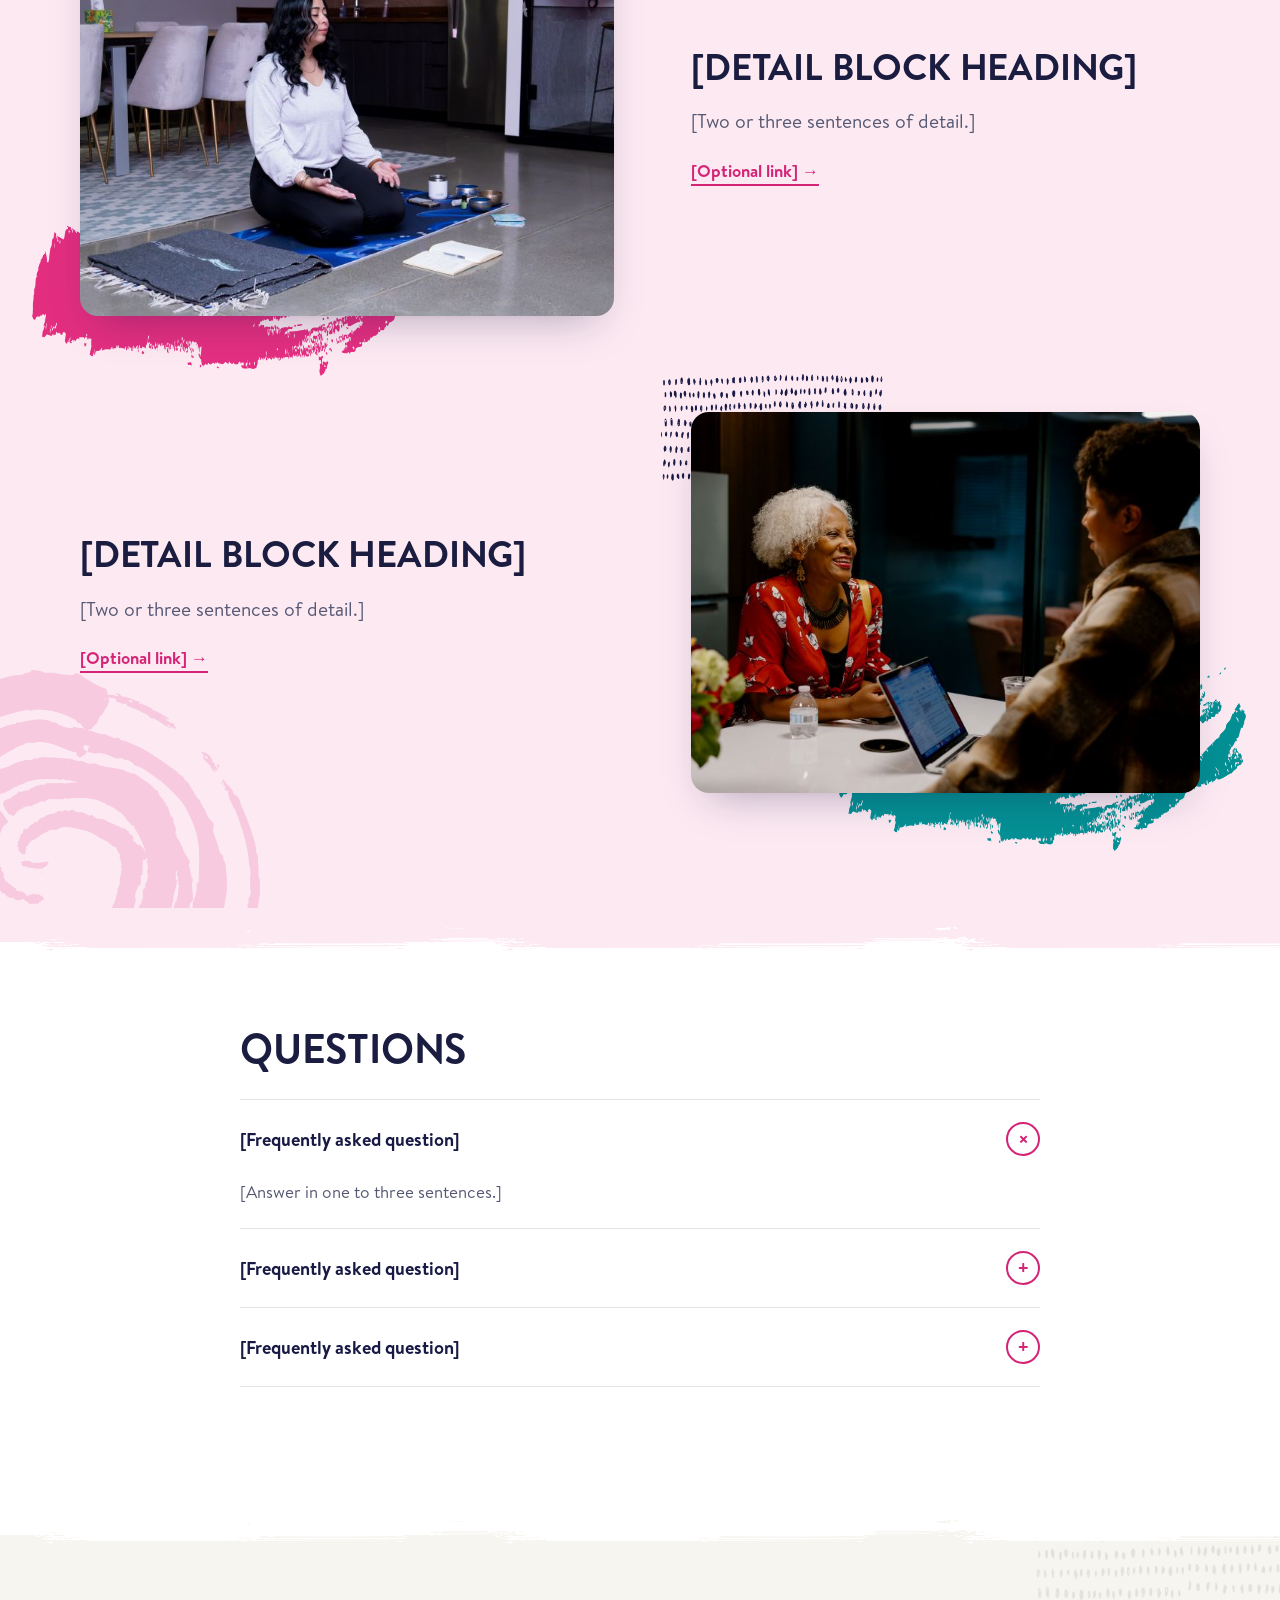
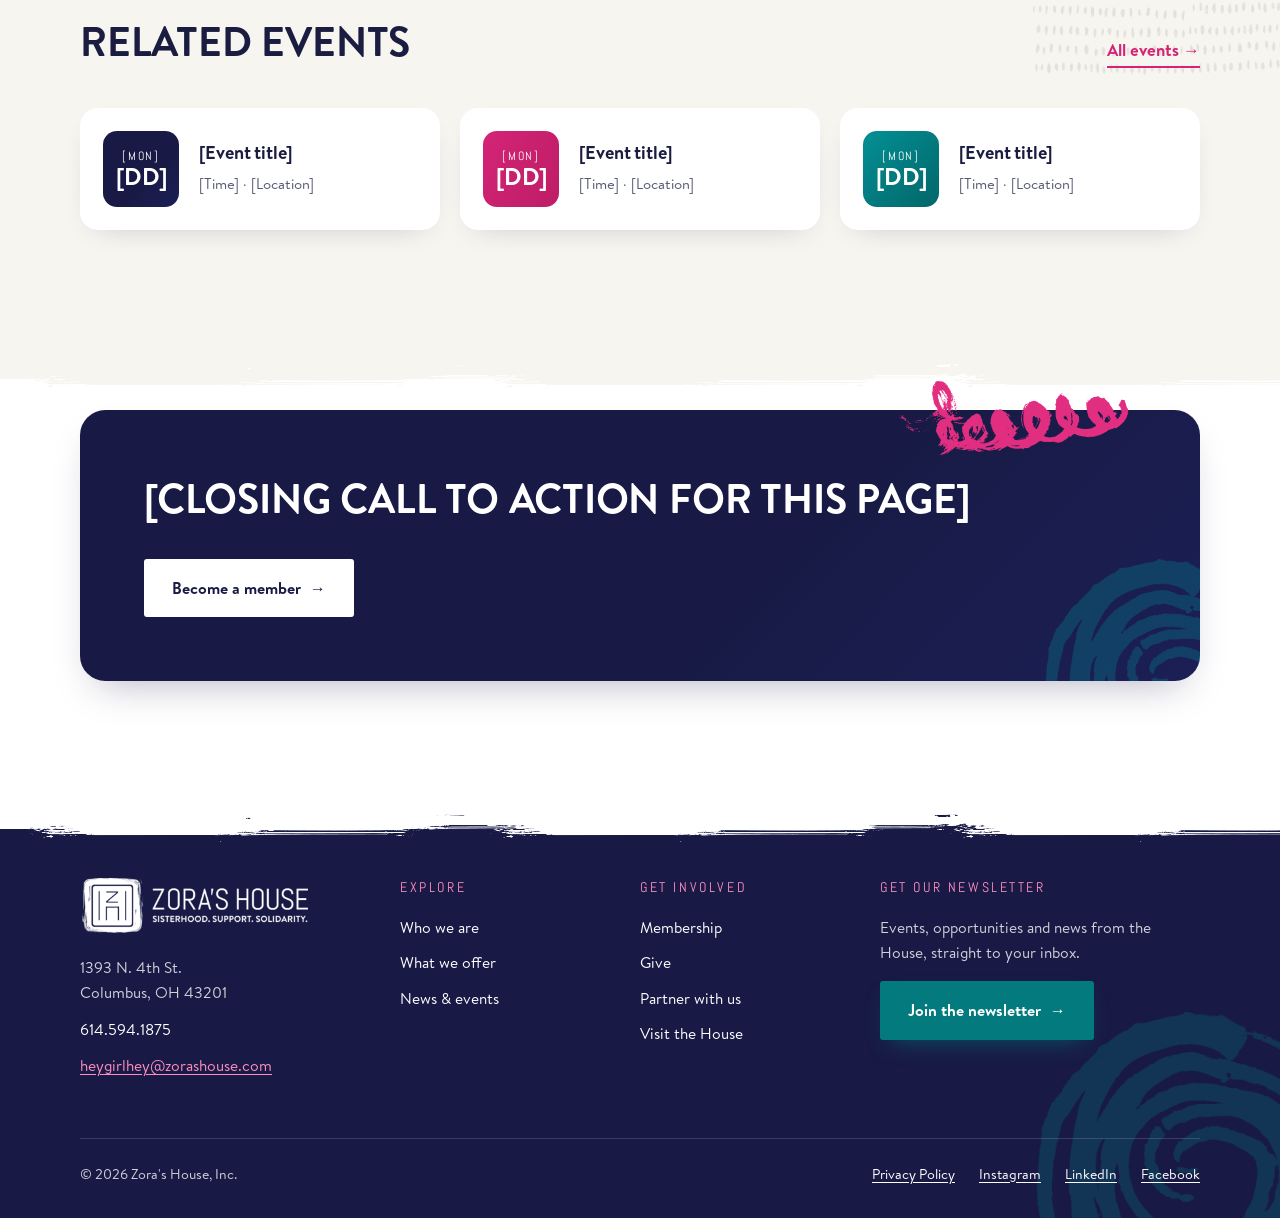
<file: site/individuals.html>
<!doctype html>
<html lang="en">
<head>
  <meta charset="utf-8">
  <meta name="viewport" content="width=device-width, initial-scale=1">
  <title>Zora's House | Individuals</title>
  <meta name="description" content="Your place to work, grow and lead: the ways individuals can take part at Zora's House.">
  <link rel="preload" href="assets/font/brandon%20text/HVD%20Fonts%20-%20BrandonText-Bold.otf" as="font" type="font/otf" crossorigin>
  <link rel="stylesheet" href="assets/css/zora.css">
  <style>body { margin: 0; background: #fff; }</style>
</head>
<body>

<!-- SITE HEADER: identical on every page. -->
<header class="zh zh-site-header">
  <div class="zh-wrap">
    <a class="zh-logo" href="index.html"><img src="assets/images/brand/zoras-house-logo-navy.png" alt="Zora's House" width="760" height="199"></a>
    <button class="zh-nav-toggle" aria-controls="zh-nav" aria-expanded="false" aria-label="Menu"><span></span><span></span><span></span></button>
    <nav class="zh-nav" id="zh-nav" aria-label="Main">
      <ul>
        <li><a href="about.html">Who we are</a></li>
        <li><a href="individuals.html" aria-current="page">What we offer</a></li>
        <li><a href="membership.html">Membership</a></li>
        <li><a href="news-events.html">News &amp; events</a></li>
        <li><a href="contact.html">Contact</a></li>
        <li><a class="zh-btn zh-btn--primary" href="#" data-zh-pending="Donate page URL">Give</a></li>
      </ul>
    </nav>
  </div>
</header>

<!-- Overview template · Pathway page (D3). Copy this file for other pathways, e.g. Organizations. -->
<main class="zh">

  <!-- ============ HERO ============ -->
  <section class="zh-hero zh-hero--page">
    <div class="zh-hero__media">
      <img src="assets/images/about/dsc-4536.jpg"
           srcset="assets/images/about/dsc-4536-800.jpg 800w, assets/images/about/dsc-4536.jpg 1600w"
           sizes="100vw" alt="Women chatting and laughing at a Zora's House gathering" fetchpriority="high">
    </div>
    <div class="zh-wrap">
      <div class="zh-hero__content">
        <nav class="zh-crumbs" aria-label="Breadcrumb"><a href="index.html">Home</a> <span aria-hidden="true">/</span> <span aria-current="page">Individuals</span></nav>
        <span class="zh-eyebrow">For Individuals</span>
        <h1 class="zh-h1">Your place to <span class="zh-accent">work, grow and lead.</span></h1>
        <p class="zh-lead">[Welcome: the ways an individual can engage with Zora’s House, in Zora’s House’s voice.]</p>
        <div class="zh-hero__actions">
          <a class="zh-btn zh-btn--primary" href="membership.html">Become a member</a>
          <a class="zh-btn zh-btn--ghost" href="news-events.html">See events</a>
        </div>
      </div>
    </div>
  </section>

  <!-- ============ WAYS TO TAKE PART ============ -->
  <section class="zh-section">
    <div class="zh-wrap">
      <div class="zh-reveal">
        <h2 class="zh-h2">Ways to take part</h2>
        <p class="zh-lead">[One sentence introducing the options.]</p>
      </div>
      <div class="zh-cards4">
        <article class="zh-pcard zh-reveal">
          <img src="assets/images/membership/hug-800.jpg" alt="Two women hugging inside Zora's House" loading="lazy">
          <div class="zh-pcard__body">
            <h3 class="zh-h3">Membership</h3>
            <p>[One-line summary.]</p>
            <a class="zh-link" href="membership.html">Learn more</a>
          </div>
        </article>
        <article class="zh-pcard zh-reveal" data-delay="1">
          <img src="assets/images/home/pfeifer-wocdei-fall-138-800.jpg" alt="A program leader in a blue jacket talking with a group of young women at Zora's House" loading="lazy">
          <div class="zh-pcard__body">
            <h3 class="zh-h3">Programs</h3>
            <p>[One-line summary.]</p>
            <a class="zh-link" href="#" data-zh-pending="Programs page URL">Learn more</a>
          </div>
        </article>
        <article class="zh-pcard zh-reveal" data-delay="2">
          <img src="assets/images/events/joyfest-games-800.jpg" alt="Two young women playing a prize-wheel game at JoyFest" loading="lazy">
          <div class="zh-pcard__body">
            <h3 class="zh-h3">Events</h3>
            <p>[One-line summary.]</p>
            <a class="zh-link" href="news-events.html">Learn more</a>
          </div>
        </article>
        <article class="zh-pcard zh-reveal" data-delay="3">
          <img src="assets/images/membership/wealth-retreat-800.jpg" alt="Three women relaxing together on a porch swing at a Zora's House wealth retreat" style="object-position: center 22%;" loading="lazy">
          <div class="zh-pcard__body">
            <h3 class="zh-h3">Retreats</h3>
            <p>[One-line summary.]</p>
            <a class="zh-link" href="#" data-zh-pending="Retreats page URL">Learn more</a>
          </div>
        </article>
      </div>
    </div>
  </section>

  <!-- ============ DETAIL BLOCKS ============ -->
  <section class="zh-section zh-section--blush">
    <div class="zh-wrap">
      <div class="zh-split zh-detail">
        <div class="zh-split__media zh-reveal">
          <img src="assets/images/events/wellness-studio-800.jpg"
               srcset="assets/images/events/wellness-studio-800.jpg 800w, assets/images/events/wellness-studio.jpg 1600w"
               sizes="(max-width: 860px) 100vw, 600px" alt="A woman meditating during Wellness Wednesday at Zora's House" loading="lazy">
        </div>
        <div class="zh-reveal" data-delay="1">
          <h2 class="zh-h2">[Detail block heading]</h2>
          <p class="zh-lead">[Two or three sentences of detail.]</p>
          <a class="zh-link" href="#" data-zh-pending="Optional link">[Optional link]</a>
        </div>
      </div>
      <div class="zh-split zh-split--rev zh-detail">
        <div class="zh-split__media zh-reveal">
          <img src="assets/images/membership/laptop-conversation-800.jpg"
               srcset="assets/images/membership/laptop-conversation-800.jpg 800w, assets/images/membership/laptop-conversation.jpg 1600w"
               sizes="(max-width: 860px) 100vw, 600px" alt="A woman with silver hair smiling in conversation across a table with a laptop" loading="lazy">
        </div>
        <div class="zh-reveal" data-delay="1">
          <h2 class="zh-h2">[Detail block heading]</h2>
          <p class="zh-lead">[Two or three sentences of detail.]</p>
          <a class="zh-link" href="#" data-zh-pending="Optional link">[Optional link]</a>
        </div>
      </div>
    </div>
  </section>

  <!-- ============ QUESTIONS ============ -->
  <section class="zh-section">
    <div class="zh-wrap zh-wrap--narrow">
      <h2 class="zh-h2">Questions</h2>
      <div class="zh-faq">
        <details open><summary>[Frequently asked question]</summary><p>[Answer in one to three sentences.]</p></details>
        <details><summary>[Frequently asked question]</summary><p>[Answer in one to three sentences.]</p></details>
        <details><summary>[Frequently asked question]</summary><p>[Answer in one to three sentences.]</p></details>
      </div>
    </div>
  </section>

  <!-- ============ RELATED EVENTS ============ -->
  <section class="zh-section zh-section--cream">
    <div class="zh-wrap">
      <div class="zh-sechead zh-reveal">
        <h2 class="zh-h2">Related events</h2>
        <a class="zh-link" href="news-events.html">All events</a>
      </div>
      <div class="zh-ecards">
        <article class="zh-event zh-reveal">
          <div class="zh-event__date"><small>[Mon]</small><strong>[DD]</strong></div>
          <div><h3 class="zh-event__title">[Event title]</h3><p class="zh-event__meta">[Time] · [Location]</p></div>
        </article>
        <article class="zh-event zh-reveal" data-delay="1">
          <div class="zh-event__date"><small>[Mon]</small><strong>[DD]</strong></div>
          <div><h3 class="zh-event__title">[Event title]</h3><p class="zh-event__meta">[Time] · [Location]</p></div>
        </article>
        <article class="zh-event zh-reveal" data-delay="2">
          <div class="zh-event__date"><small>[Mon]</small><strong>[DD]</strong></div>
          <div><h3 class="zh-event__title">[Event title]</h3><p class="zh-event__meta">[Time] · [Location]</p></div>
        </article>
      </div>
    </div>
  </section>

  <!-- ============ CLOSING CTA BAND ============ -->
  <section class="zh-section zh-section--tight">
    <div class="zh-wrap">
      <div class="zh-ctaband zh-grad zh-reveal">
        <h2 class="zh-h2">[Closing call to action for this page]</h2>
        <div class="zh-ctaband__actions">
          <a class="zh-btn zh-btn--light" href="membership.html">Become a member</a>
        </div>
      </div>
    </div>
  </section>

</main>

<!-- SITE FOOTER: identical on every page. Replace the # links. -->
<footer class="zh zh-site-footer">
  <div class="zh-wrap">
    <div class="zh-footer__grid">
      <div class="zh-footer__about">
        <p class="zh-footer__brand"><img src="assets/images/brand/zoras-house-logo-white.png" alt="Zora's House" width="760" height="199"></p>
        <p>1393 N. 4th St.<br>Columbus, OH 43201</p>
        <p><a href="tel:+16145941875">614.594.1875</a></p>
        <p class="zh-footer__email"><a href="mailto:heygirlhey@zorashouse.com">heygirlhey@zorashouse.com</a></p>
      </div>
      <div>
        <p class="zh-footer__title">Explore</p>
        <ul class="zh-footer__links">
          <li><a href="about.html">Who we are</a></li>
          <li><a href="individuals.html">What we offer</a></li>
          <li><a href="news-events.html">News &amp; events</a></li>
        </ul>
      </div>
      <div>
        <p class="zh-footer__title">Get involved</p>
        <ul class="zh-footer__links">
          <li><a href="membership.html">Membership</a></li>
          <li><a href="#" data-zh-pending="Donate page URL">Give</a></li>
          <li><a href="contact.html?topic=Partnership">Partner with us</a></li>
          <li><a href="contact.html">Visit the House</a></li>
        </ul>
      </div>
      <div>
        <p class="zh-footer__title">Get our newsletter</p>
        <p class="zh-footer__news">Events, opportunities and news from the House, straight to your inbox.</p>
        <a class="zh-btn zh-btn--primary" href="https://5n29qw.subscribepage.io/" target="_blank" rel="noopener">Join the newsletter</a>
      </div>
    </div>
    <div class="zh-footer__bottom">
      <p>© 2026 Zora's House, Inc.</p>
      <ul class="zh-footer__legal">
        <li><a href="#" data-zh-pending="Privacy policy URL">Privacy Policy</a></li>
        <li><a href="#" data-zh-pending="Instagram URL">Instagram</a></li>
        <li><a href="#" data-zh-pending="LinkedIn URL">LinkedIn</a></li>
        <li><a href="#" data-zh-pending="Facebook URL">Facebook</a></li>
      </ul>
    </div>
  </div>
</footer>

<script src="assets/js/zora.js" defer></script>
</body>
</html>
</file>
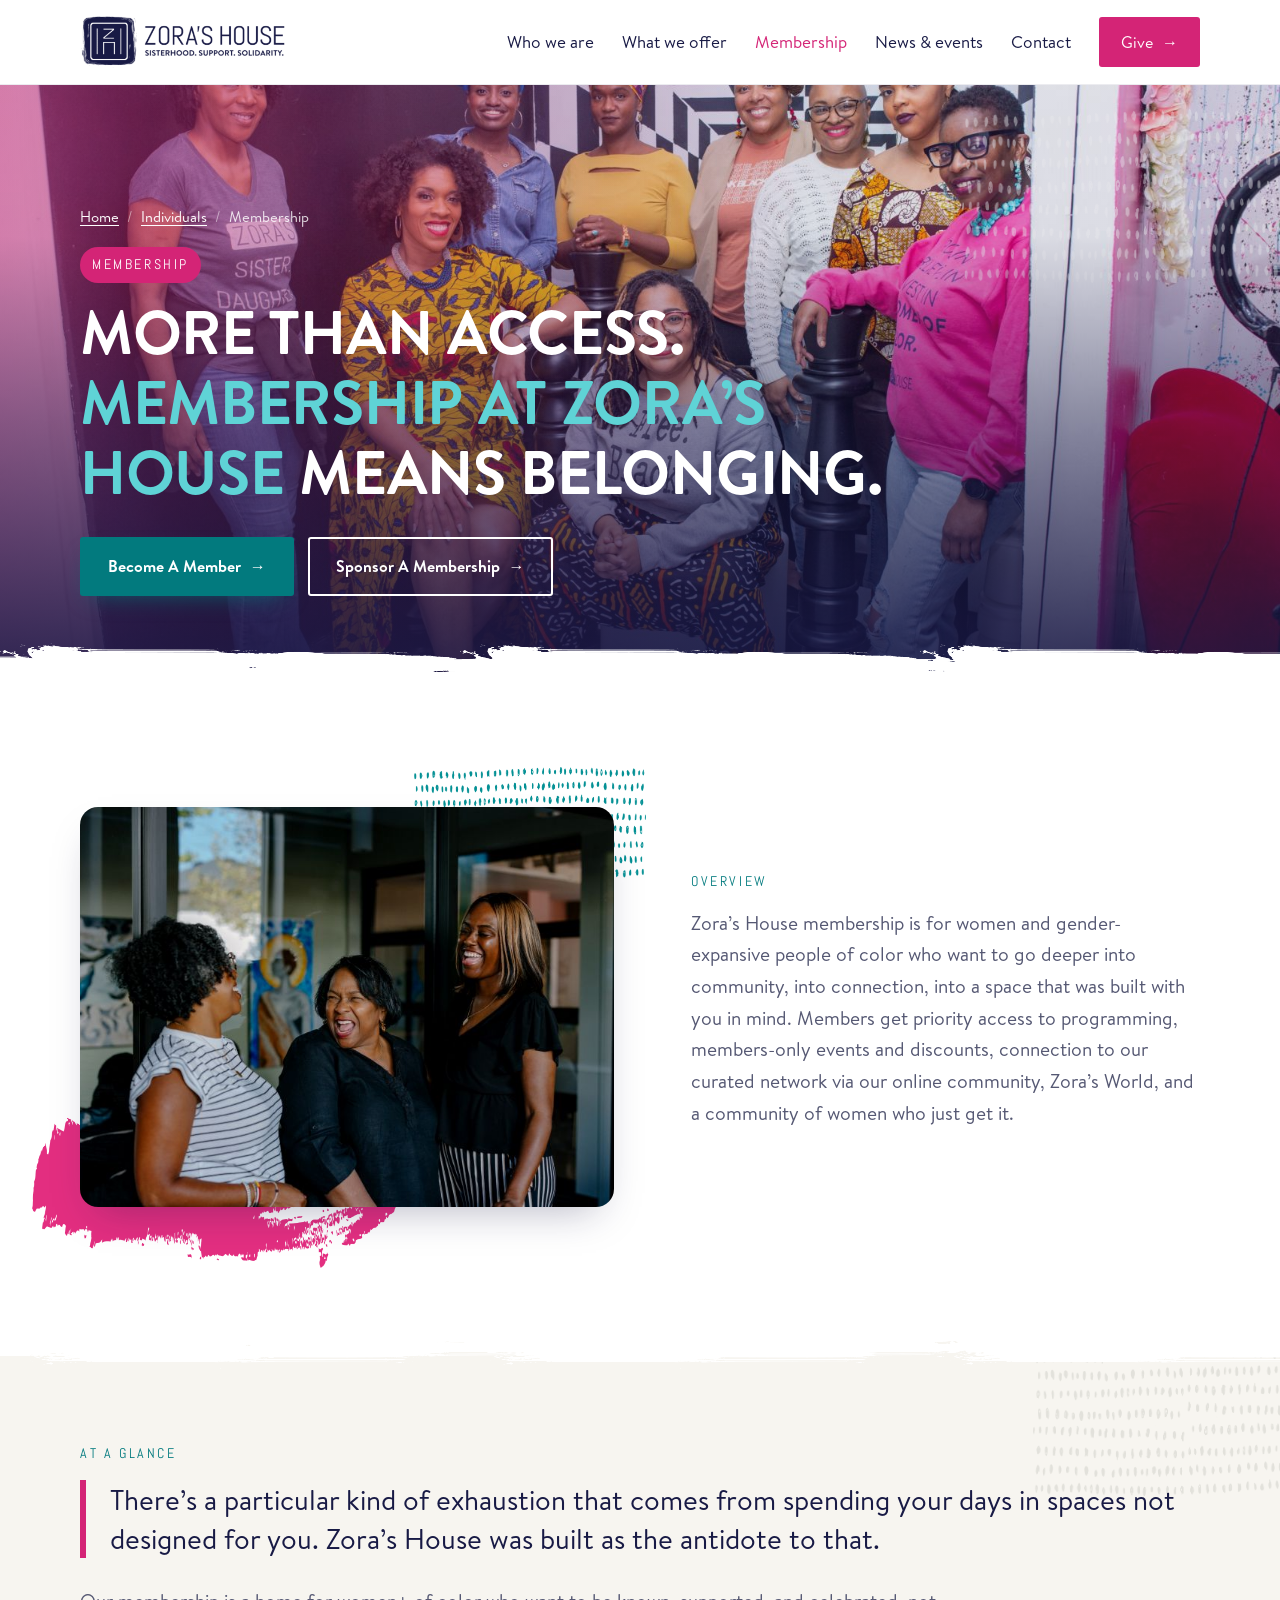
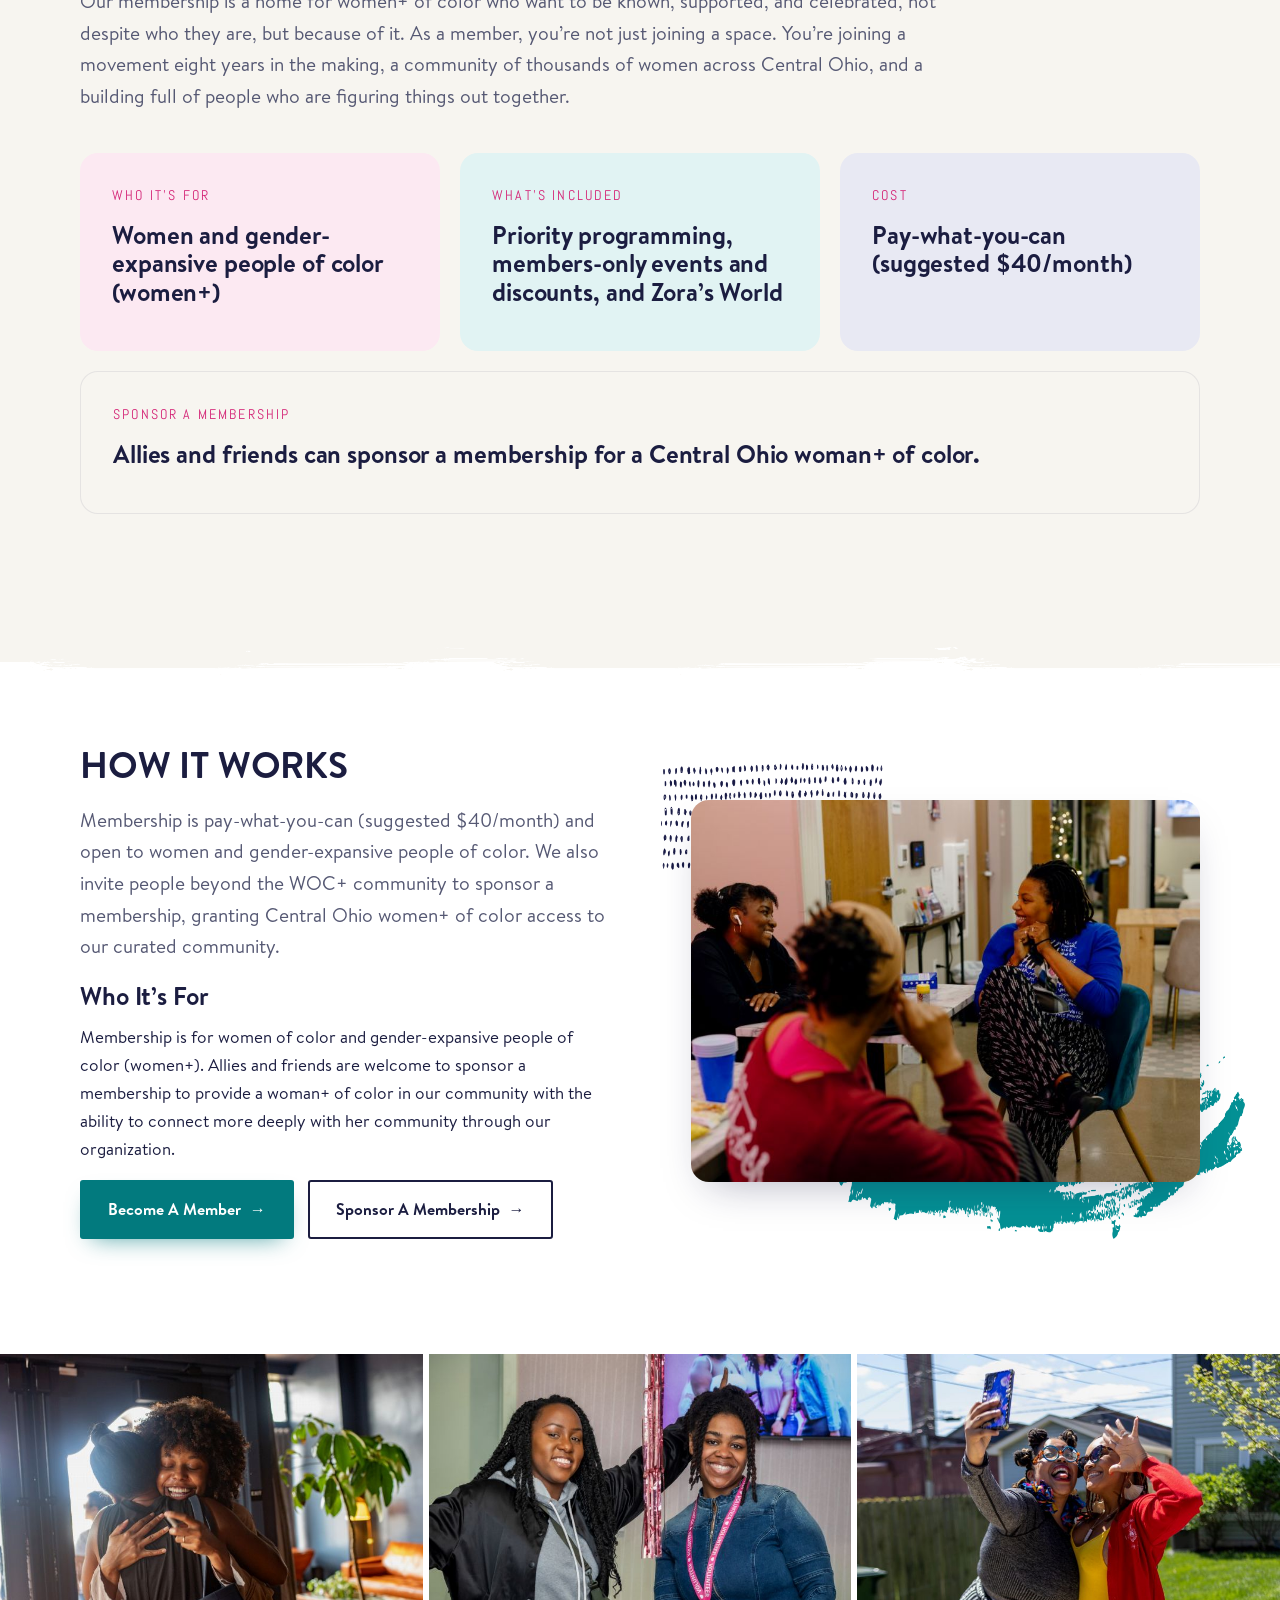
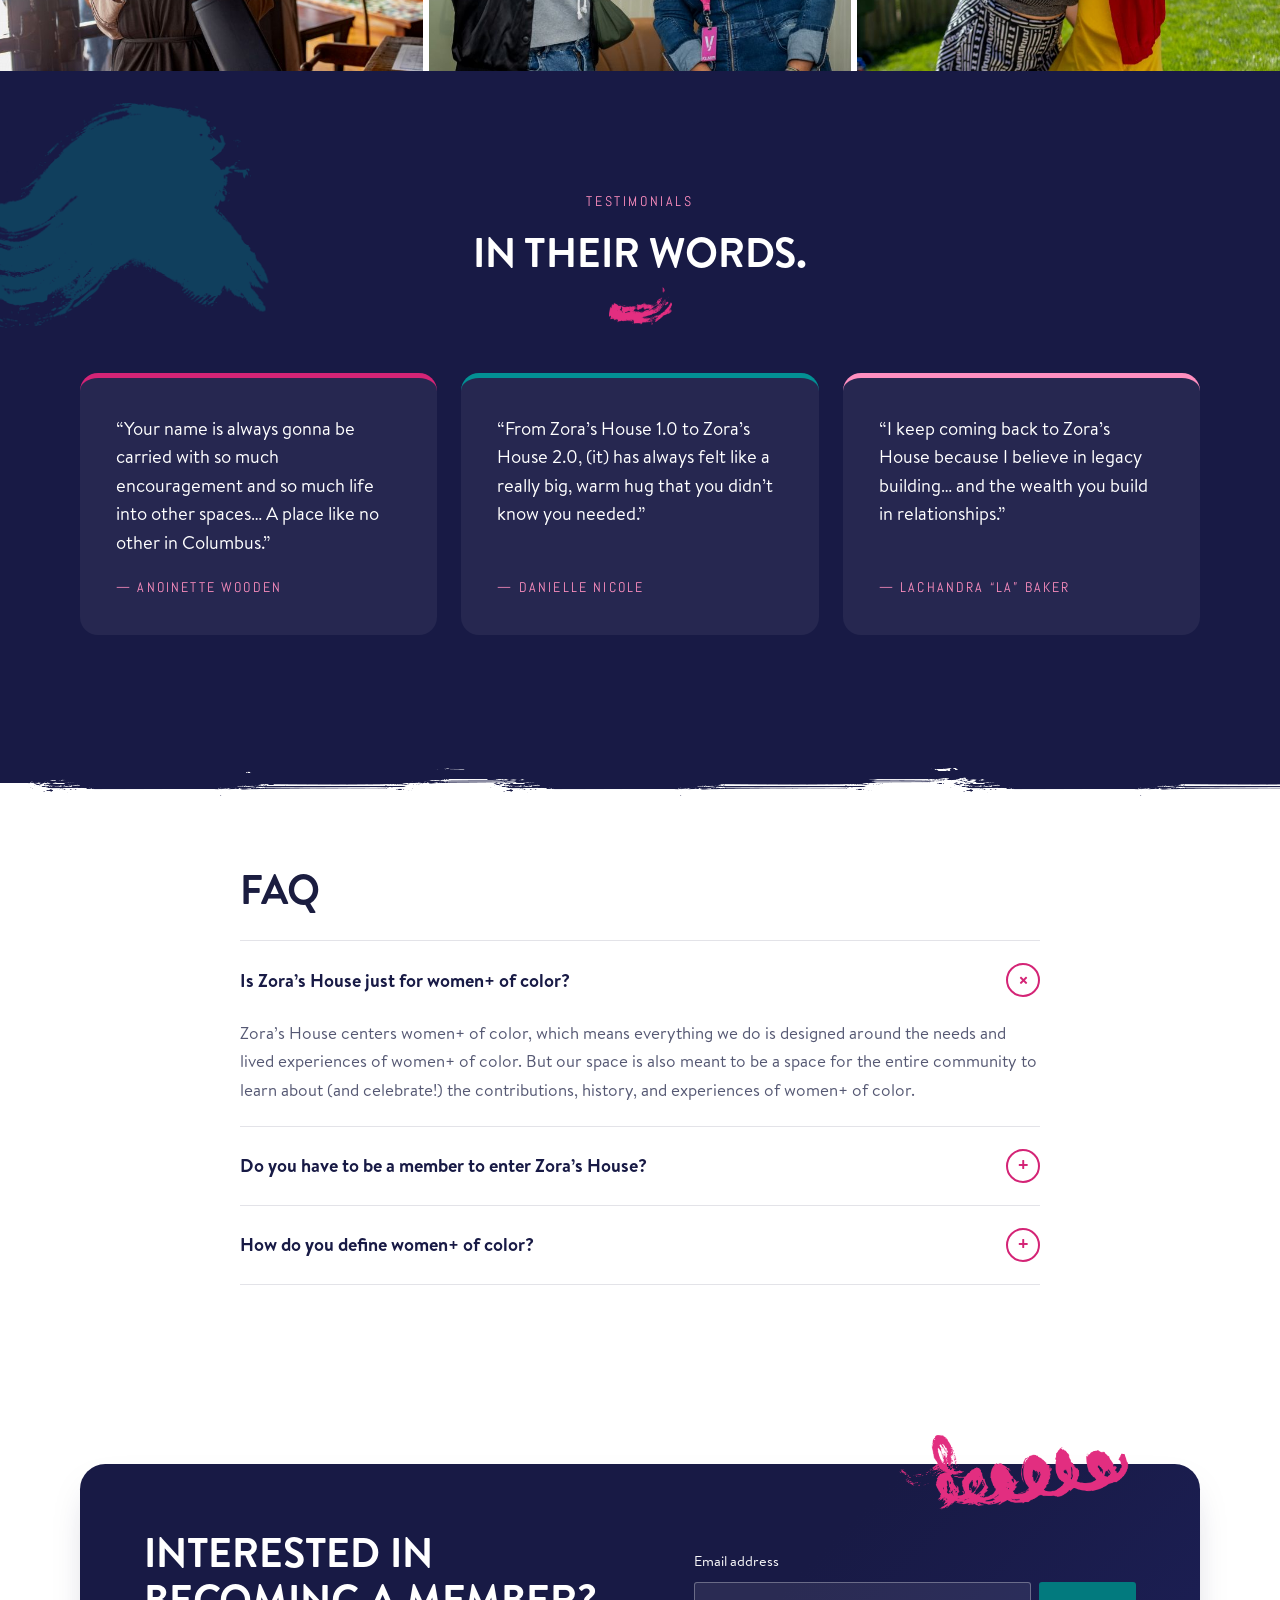
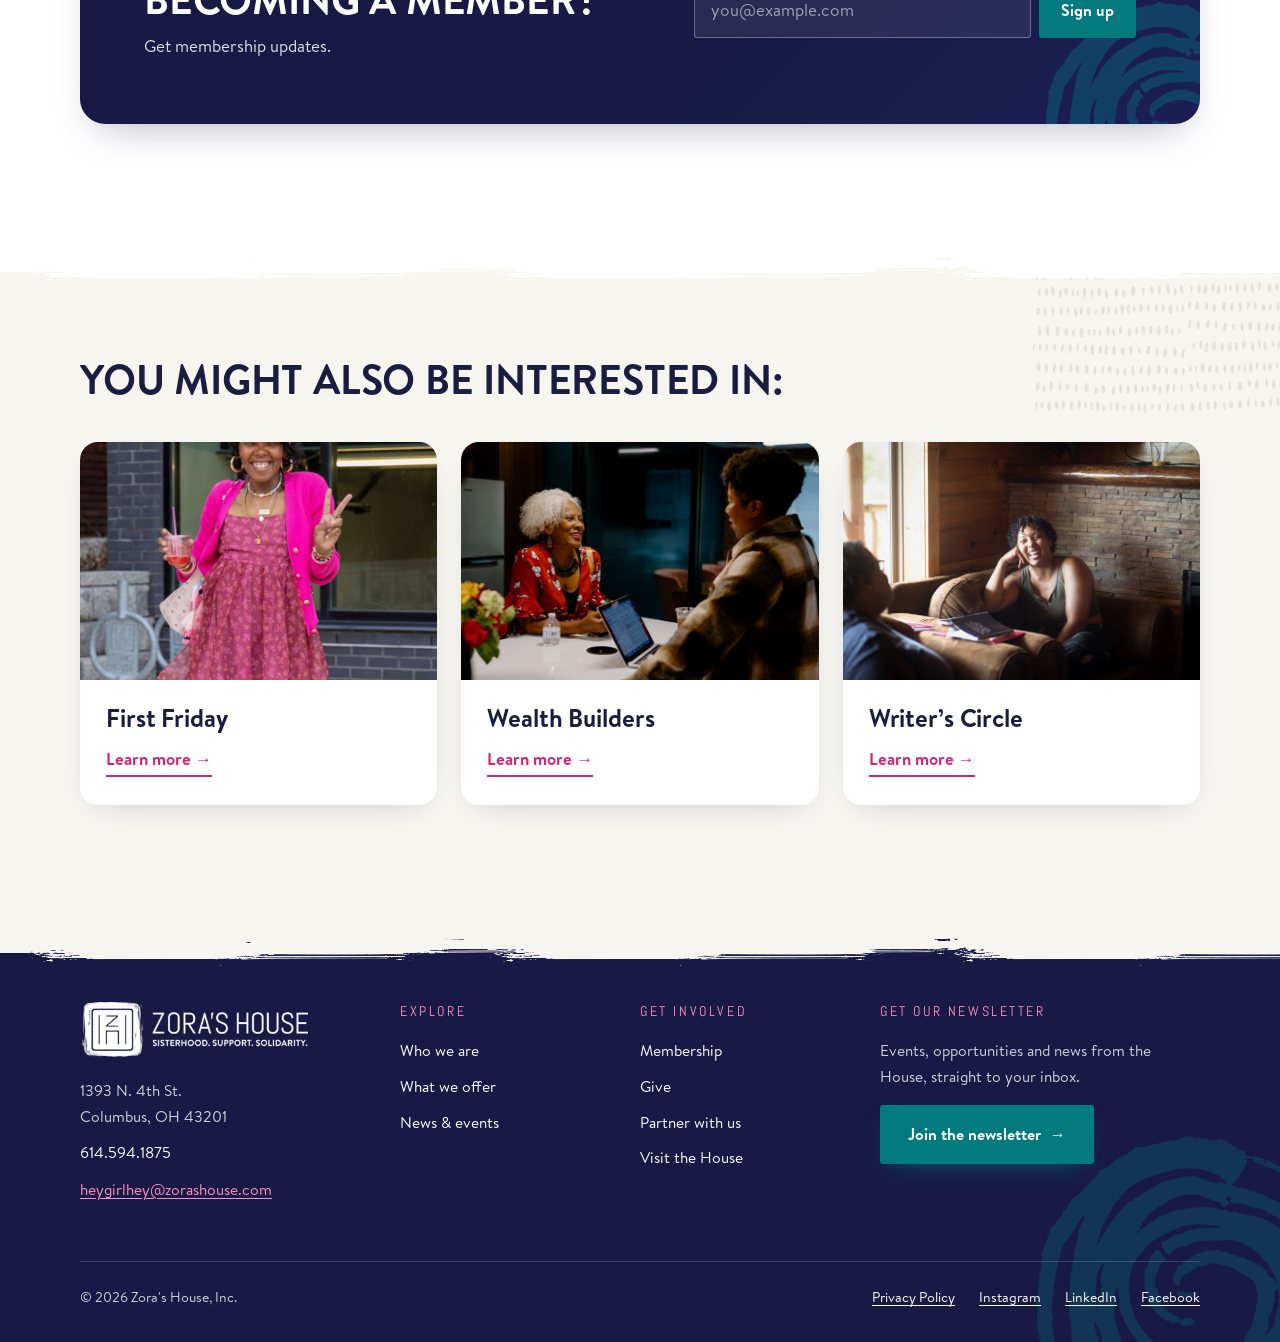
<file: site/membership.html>
<!doctype html>
<html lang="en">
<head>
  <meta charset="utf-8">
  <meta name="viewport" content="width=device-width, initial-scale=1">
  <title>Zora's House | Membership</title>
  <meta name="description" content="More than access. Membership at Zora's House means belonging: pay-what-you-can membership for women+ of color in Central Ohio.">
  <link rel="preload" href="assets/font/brandon%20text/HVD%20Fonts%20-%20BrandonText-Bold.otf" as="font" type="font/otf" crossorigin>
  <link rel="stylesheet" href="assets/css/zora.css">
  <style>body { margin: 0; background: #fff; }</style>
</head>
<body>

<!-- SITE HEADER: identical on every page. -->
<header class="zh zh-site-header">
  <div class="zh-wrap">
    <a class="zh-logo" href="index.html"><img src="assets/images/brand/zoras-house-logo-navy.png" alt="Zora's House" width="760" height="199"></a>
    <button class="zh-nav-toggle" aria-controls="zh-nav" aria-expanded="false" aria-label="Menu"><span></span><span></span><span></span></button>
    <nav class="zh-nav" id="zh-nav" aria-label="Main">
      <ul>
        <li><a href="about.html">Who we are</a></li>
        <li><a href="individuals.html">What we offer</a></li>
        <li><a href="membership.html" aria-current="page">Membership</a></li>
        <li><a href="news-events.html">News &amp; events</a></li>
        <li><a href="contact.html">Contact</a></li>
        <li><a class="zh-btn zh-btn--primary" href="#" data-zh-pending="Donate page URL">Give</a></li>
      </ul>
    </nav>
  </div>
</header>

<!-- Overview template · Program page (D3). Copy this file for other programs
     (Wealth Builders, The Collaborative, WCEDI, Space Rental, First Friday…) and delete the sections you don't need. -->
<main class="zh">

  <!-- ============ HERO ============ -->
  <section class="zh-hero zh-hero--page">
    <div class="zh-hero__media">
      <img src="assets/images/membership/og-members.jpg"
           srcset="assets/images/membership/og-members-800.jpg 800w, assets/images/membership/og-members.jpg 1600w"
           sizes="100vw" alt="A group of Zora's House members posing together in front of a checkered wall" fetchpriority="high">
    </div>
    <div class="zh-wrap">
      <div class="zh-hero__content">
        <nav class="zh-crumbs" aria-label="Breadcrumb"><a href="index.html">Home</a> <span aria-hidden="true">/</span> <a href="individuals.html">Individuals</a> <span aria-hidden="true">/</span> <span aria-current="page">Membership</span></nav>
        <span class="zh-eyebrow">Membership</span>
        <h1 class="zh-h1">More than access. <span class="zh-accent">Membership at Zora’s House</span> means belonging.</h1>
        <div class="zh-hero__actions">
          <a class="zh-btn zh-btn--primary" href="https://members.zorashouse.com/products/zora-s-house-membership">Become A Member</a>
          <a class="zh-btn zh-btn--ghost" href="https://secure.qgiv.com/for/membershipsponsorship">Sponsor A Membership</a>
        </div>
      </div>
    </div>
  </section>

  <!-- ============ OVERVIEW ============ -->
  <section class="zh-section">
    <div class="zh-wrap zh-split">
      <div class="zh-split__media zh-reveal">
        <img src="assets/images/membership/members-laughing-800.jpg"
             srcset="assets/images/membership/members-laughing-800.jpg 800w, assets/images/membership/members-laughing.jpg 1600w"
             sizes="(max-width: 860px) 100vw, 600px" alt="Three women laughing together inside Zora's House" loading="lazy">
      </div>
      <div class="zh-reveal" data-delay="1">
        <span class="zh-eyebrow">Overview</span>
        <p class="zh-lead">Zora’s House membership is for women and gender-expansive people of color who want to go deeper into community, into connection, into a space that was built with you in mind. Members get priority access to programming, members-only events and discounts, connection to our curated network via our online community, Zora’s World, and a community of women who just get it.</p>
      </div>
    </div>
  </section>

  <!-- ============ AT A GLANCE ============ -->
  <section class="zh-section zh-section--cream">
    <div class="zh-wrap">
      <div class="zh-reveal">
        <span class="zh-eyebrow">At a glance</span>
        <p class="zh-statement">There’s a particular kind of exhaustion that comes from spending your days in spaces not designed for you. Zora’s House was built as the antidote to that.</p>
        <p class="zh-lead zh-measure">Our membership is a home for women+ of color who want to be known, supported, and celebrated, not despite who they are, but because of it. As a member, you’re not just joining a space. You’re joining a movement eight years in the making, a community of thousands of women across Central Ohio, and a building full of people who are figuring things out together.</p>
      </div>
      <div class="zh-facts zh-facts--after">
        <div class="zh-fact zh-reveal"><p class="zh-fact__label">Who it’s for</p><h2 class="zh-h3 zh-fact__value">Women and gender-expansive people of color (women+)</h2></div>
        <div class="zh-fact zh-reveal" data-delay="1"><p class="zh-fact__label">What’s included</p><h2 class="zh-h3 zh-fact__value">Priority programming, members-only events and discounts, and Zora’s World</h2></div>
        <div class="zh-fact zh-reveal" data-delay="2"><p class="zh-fact__label">Cost</p><h2 class="zh-h3 zh-fact__value">Pay-what-you-can (suggested $40/month)</h2></div>
        <div class="zh-fact zh-fact--wide zh-reveal"><p class="zh-fact__label">Sponsor a membership</p><h2 class="zh-h3 zh-fact__value">Allies and friends can sponsor a membership for a Central Ohio woman+ of color.</h2></div>
      </div>
    </div>
  </section>

  <!-- ============ HOW IT WORKS / WHO IT'S FOR ============ -->
  <section class="zh-section">
    <div class="zh-wrap">
      <div class="zh-split zh-split--rev zh-detail">
        <div class="zh-split__media zh-reveal">
          <img src="assets/images/membership/table-talk-800.jpg"
               srcset="assets/images/membership/table-talk-800.jpg 800w, assets/images/membership/table-talk.jpg 1600w"
               sizes="(max-width: 860px) 100vw, 600px" alt="Women talking around a table at Zora's House" loading="lazy">
        </div>
        <div class="zh-reveal" data-delay="1">
          <h2 class="zh-h2">How It Works</h2>
          <p class="zh-lead">Membership is pay-what-you-can (suggested $40/month) and open to women and gender-expansive people of color. We also invite people beyond the WOC+ community to sponsor a membership, granting Central Ohio women+ of color access to our curated community.</p>
          <h3 class="zh-h3">Who It’s For</h3>
          <p>Membership is for women of color and gender-expansive people of color (women+). Allies and friends are welcome to sponsor a membership to provide a woman+ of color in our community with the ability to connect more deeply with her community through our organization.</p>
          <div class="zh-hero__actions">
            <a class="zh-btn zh-btn--primary" href="https://members.zorashouse.com/products/zora-s-house-membership">Become A Member</a>
            <a class="zh-btn zh-btn--ghost" href="https://secure.qgiv.com/for/membershipsponsorship">Sponsor A Membership</a>
          </div>
        </div>
      </div>
    </div>
  </section>

  <!-- ============ STORYTELLING BREAK (photos) ============ -->
  <section class="zh-gallery" aria-label="Moments at Zora's House">
    <img class="zh-reveal" src="assets/images/membership/hug-800.jpg" alt="Two women hugging inside Zora's House" loading="lazy">
    <img class="zh-reveal" data-delay="1" src="assets/images/membership/two-friends-800.jpg" alt="Two smiling friends posing together at a Zora's House event" loading="lazy">
    <img class="zh-reveal" data-delay="2" src="assets/images/membership/anniversary-selfie-800.jpg" alt="Two women taking a selfie outdoors at the Zora's House anniversary celebration" style="object-position: center 25%;" loading="lazy">
  </section>

  <!-- ============ TESTIMONIALS ============ -->
  <section class="zh-section zh-section--navy">
    <div class="zh-wrap">
      <div class="zh-center zh-reveal">
        <span class="zh-eyebrow">Testimonials</span>
        <h2 class="zh-h2">In their words.</h2>
      </div>
      <div class="zh-quotes">
        <figure class="zh-quote zh-reveal">
          <blockquote><p>“Your name is always gonna be carried with so much encouragement and so much life into other spaces… A place like no other in Columbus.”</p></blockquote>
          <figcaption>Anoinette Wooden</figcaption>
        </figure>
        <figure class="zh-quote zh-reveal" data-delay="1">
          <blockquote><p>“From Zora’s House 1.0 to Zora’s House 2.0, (it) has always felt like a really big, warm hug that you didn’t know you needed.”</p></blockquote>
          <figcaption>Danielle Nicole</figcaption>
        </figure>
        <figure class="zh-quote zh-reveal" data-delay="2">
          <blockquote><p>“I keep coming back to Zora’s House because I believe in legacy building… and the wealth you build in relationships.”</p></blockquote>
          <figcaption>Lachandra “La” Baker</figcaption>
        </figure>
      </div>
    </div>
  </section>

  <!-- ============ FAQ ============ -->
  <section class="zh-section">
    <div class="zh-wrap zh-wrap--narrow">
      <h2 class="zh-h2">FAQ</h2>
      <div class="zh-faq">
        <details open><summary>Is Zora’s House just for women+ of color?</summary><p>Zora’s House centers women+ of color, which means everything we do is designed around the needs and lived experiences of women+ of color. But our space is also meant to be a space for the entire community to learn about (and celebrate!) the contributions, history, and experiences of women+ of color.</p></details>
        <details><summary>Do you have to be a member to enter Zora’s House?</summary><p>You don’t have to be a member to participate in the bulk of our events and programs. Members do, however, receive access to special events, discounts, and our online community, Zora’s World!</p></details>
        <details><summary>How do you define women+ of color?</summary><p>We recognize that race and gender are labels (that we didn’t get a whole lot of say in creating) and that each of us experiences them in different ways. For that reason, we don’t define “women of color.” We allow the people we serve to claim this identity for themselves.</p></details>
      </div>
    </div>
  </section>

  <!-- ============ STAY INFORMED (membership updates) ============
       Connect a mailing-list provider: add action="<provider form URL>" method="post" to the form. -->
  <section class="zh-section zh-section--tight">
    <div class="zh-wrap">
      <div class="zh-ctaband zh-grad zh-reveal">
        <div>
          <h2 class="zh-h2">Interested in becoming a member?</h2>
          <p>Get membership updates.</p>
        </div>
        <form class="zh-signup zh-signup--band" data-zh-newsletter>
          <label for="zh-member-email">Email address</label>
          <div class="zh-signup__row">
            <input id="zh-member-email" type="email" name="EMAIL" placeholder="you@example.com" autocomplete="email" required>
            <button type="submit">Sign up</button>
          </div>
          <p class="zh-signup__msg" role="status" hidden></p>
        </form>
      </div>
    </div>
  </section>

  <!-- ============ RELATED OPPORTUNITIES ============ -->
  <section class="zh-section zh-section--cream">
    <div class="zh-wrap">
      <h2 class="zh-h2 zh-reveal">You might also be interested in:</h2>
      <div class="zh-cards3">
        <a class="zh-pcard zh-reveal" href="#" data-zh-pending="First Friday page URL">
          <img src="assets/images/membership/pink-outfit-800.jpg" alt="A woman in a pink dress and white boots smiling outside Zora's House" style="object-position: center 20%;" loading="lazy">
          <div class="zh-pcard__body">
            <h3 class="zh-h3">First Friday</h3>
            <span class="zh-link">Learn more</span>
          </div>
        </a>
        <a class="zh-pcard zh-reveal" data-delay="1" href="#" data-zh-pending="Wealth Builders page URL">
          <img src="assets/images/membership/laptop-conversation-800.jpg" alt="A woman with silver hair smiling in conversation across a table with a laptop" loading="lazy">
          <div class="zh-pcard__body">
            <h3 class="zh-h3">Wealth Builders</h3>
            <span class="zh-link">Learn more</span>
          </div>
        </a>
        <a class="zh-pcard zh-reveal" data-delay="2" href="#" data-zh-pending="Writer's Circle page URL">
          <img src="assets/images/membership/lounge-moment-800.jpg" alt="A woman relaxing on a sofa and smiling at Zora's House" loading="lazy">
          <div class="zh-pcard__body">
            <h3 class="zh-h3">Writer’s Circle</h3>
            <span class="zh-link">Learn more</span>
          </div>
        </a>
      </div>
    </div>
  </section>

</main>

<!-- SITE FOOTER: identical on every page. Replace the # links. -->
<footer class="zh zh-site-footer">
  <div class="zh-wrap">
    <div class="zh-footer__grid">
      <div class="zh-footer__about">
        <p class="zh-footer__brand"><img src="assets/images/brand/zoras-house-logo-white.png" alt="Zora's House" width="760" height="199"></p>
        <p>1393 N. 4th St.<br>Columbus, OH 43201</p>
        <p><a href="tel:+16145941875">614.594.1875</a></p>
        <p class="zh-footer__email"><a href="mailto:heygirlhey@zorashouse.com">heygirlhey@zorashouse.com</a></p>
      </div>
      <div>
        <p class="zh-footer__title">Explore</p>
        <ul class="zh-footer__links">
          <li><a href="about.html">Who we are</a></li>
          <li><a href="individuals.html">What we offer</a></li>
          <li><a href="news-events.html">News &amp; events</a></li>
        </ul>
      </div>
      <div>
        <p class="zh-footer__title">Get involved</p>
        <ul class="zh-footer__links">
          <li><a href="membership.html">Membership</a></li>
          <li><a href="#" data-zh-pending="Donate page URL">Give</a></li>
          <li><a href="contact.html?topic=Partnership">Partner with us</a></li>
          <li><a href="contact.html">Visit the House</a></li>
        </ul>
      </div>
      <div>
        <p class="zh-footer__title">Get our newsletter</p>
        <p class="zh-footer__news">Events, opportunities and news from the House, straight to your inbox.</p>
        <a class="zh-btn zh-btn--primary" href="https://5n29qw.subscribepage.io/" target="_blank" rel="noopener">Join the newsletter</a>
      </div>
    </div>
    <div class="zh-footer__bottom">
      <p>© 2026 Zora's House, Inc.</p>
      <ul class="zh-footer__legal">
        <li><a href="#" data-zh-pending="Privacy policy URL">Privacy Policy</a></li>
        <li><a href="#" data-zh-pending="Instagram URL">Instagram</a></li>
        <li><a href="#" data-zh-pending="LinkedIn URL">LinkedIn</a></li>
        <li><a href="#" data-zh-pending="Facebook URL">Facebook</a></li>
      </ul>
    </div>
  </div>
</footer>

<script src="assets/js/zora.js" defer></script>
</body>
</html>
</file>
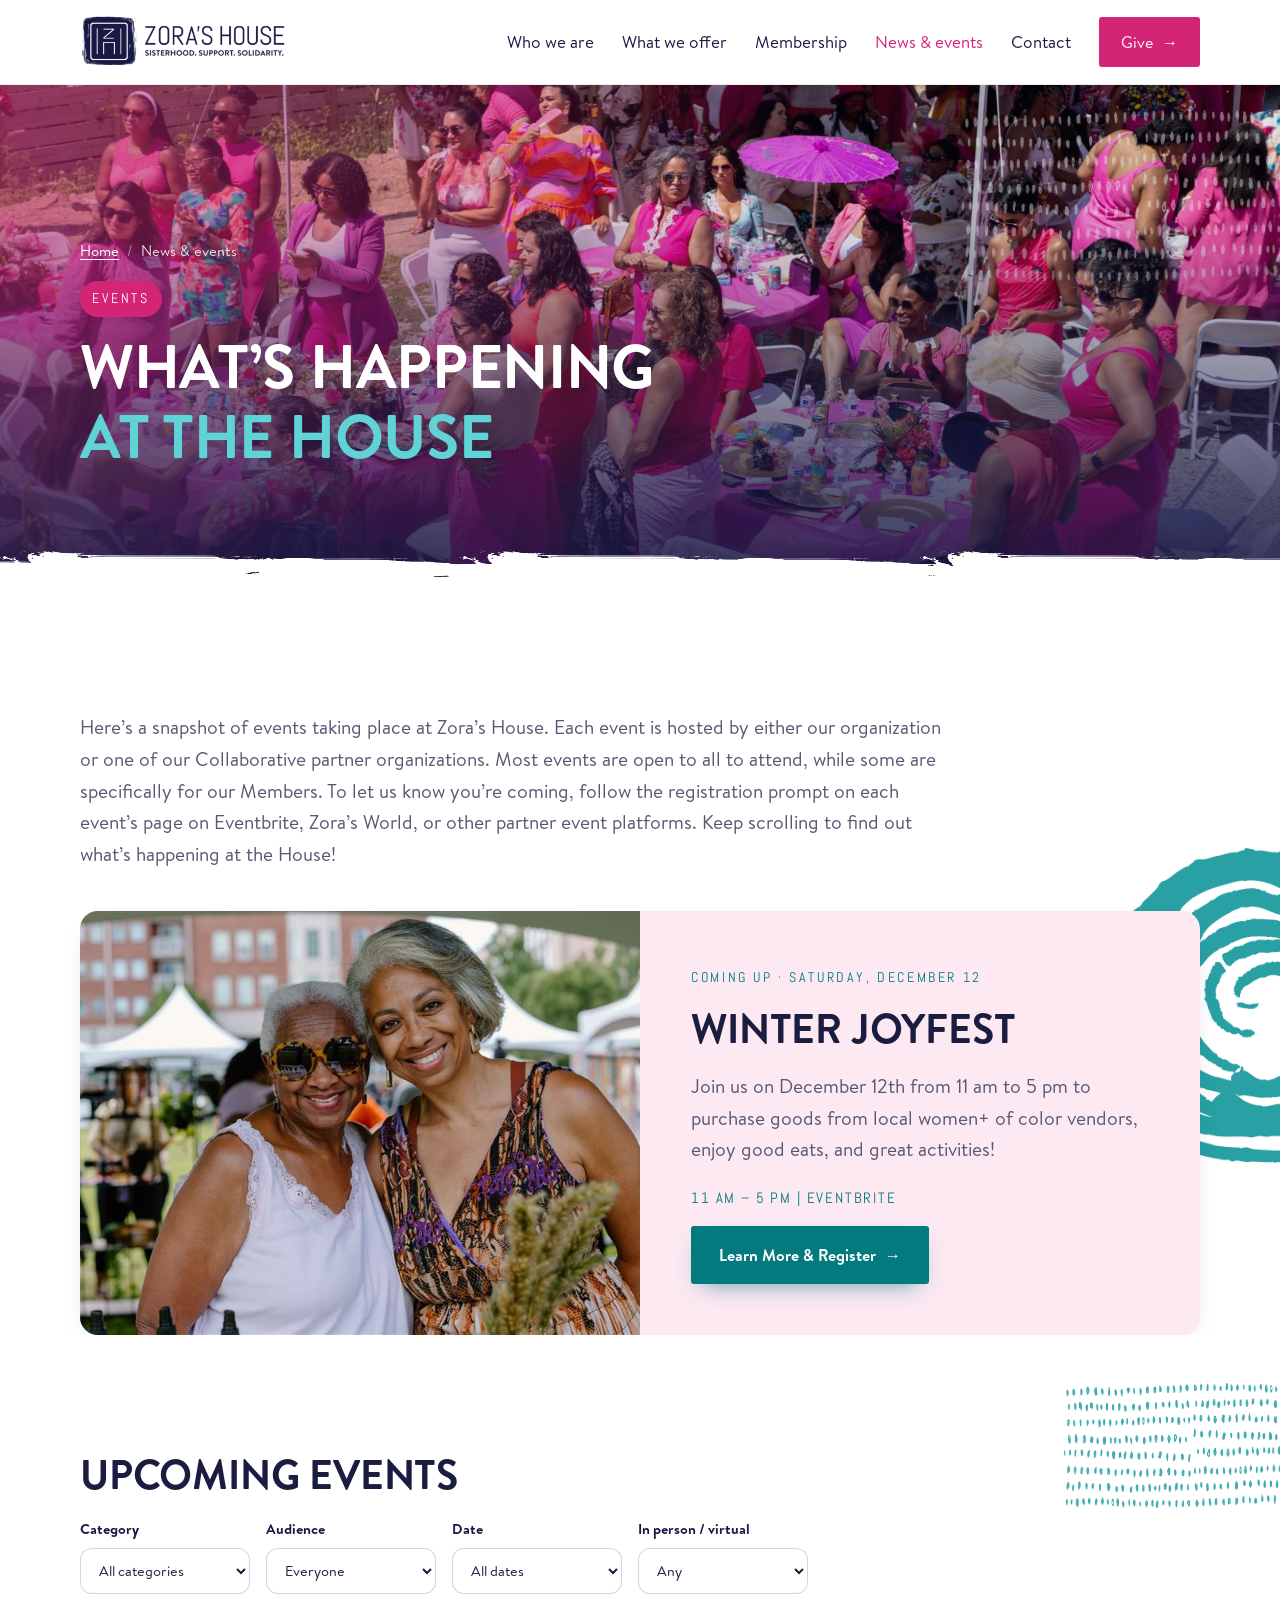
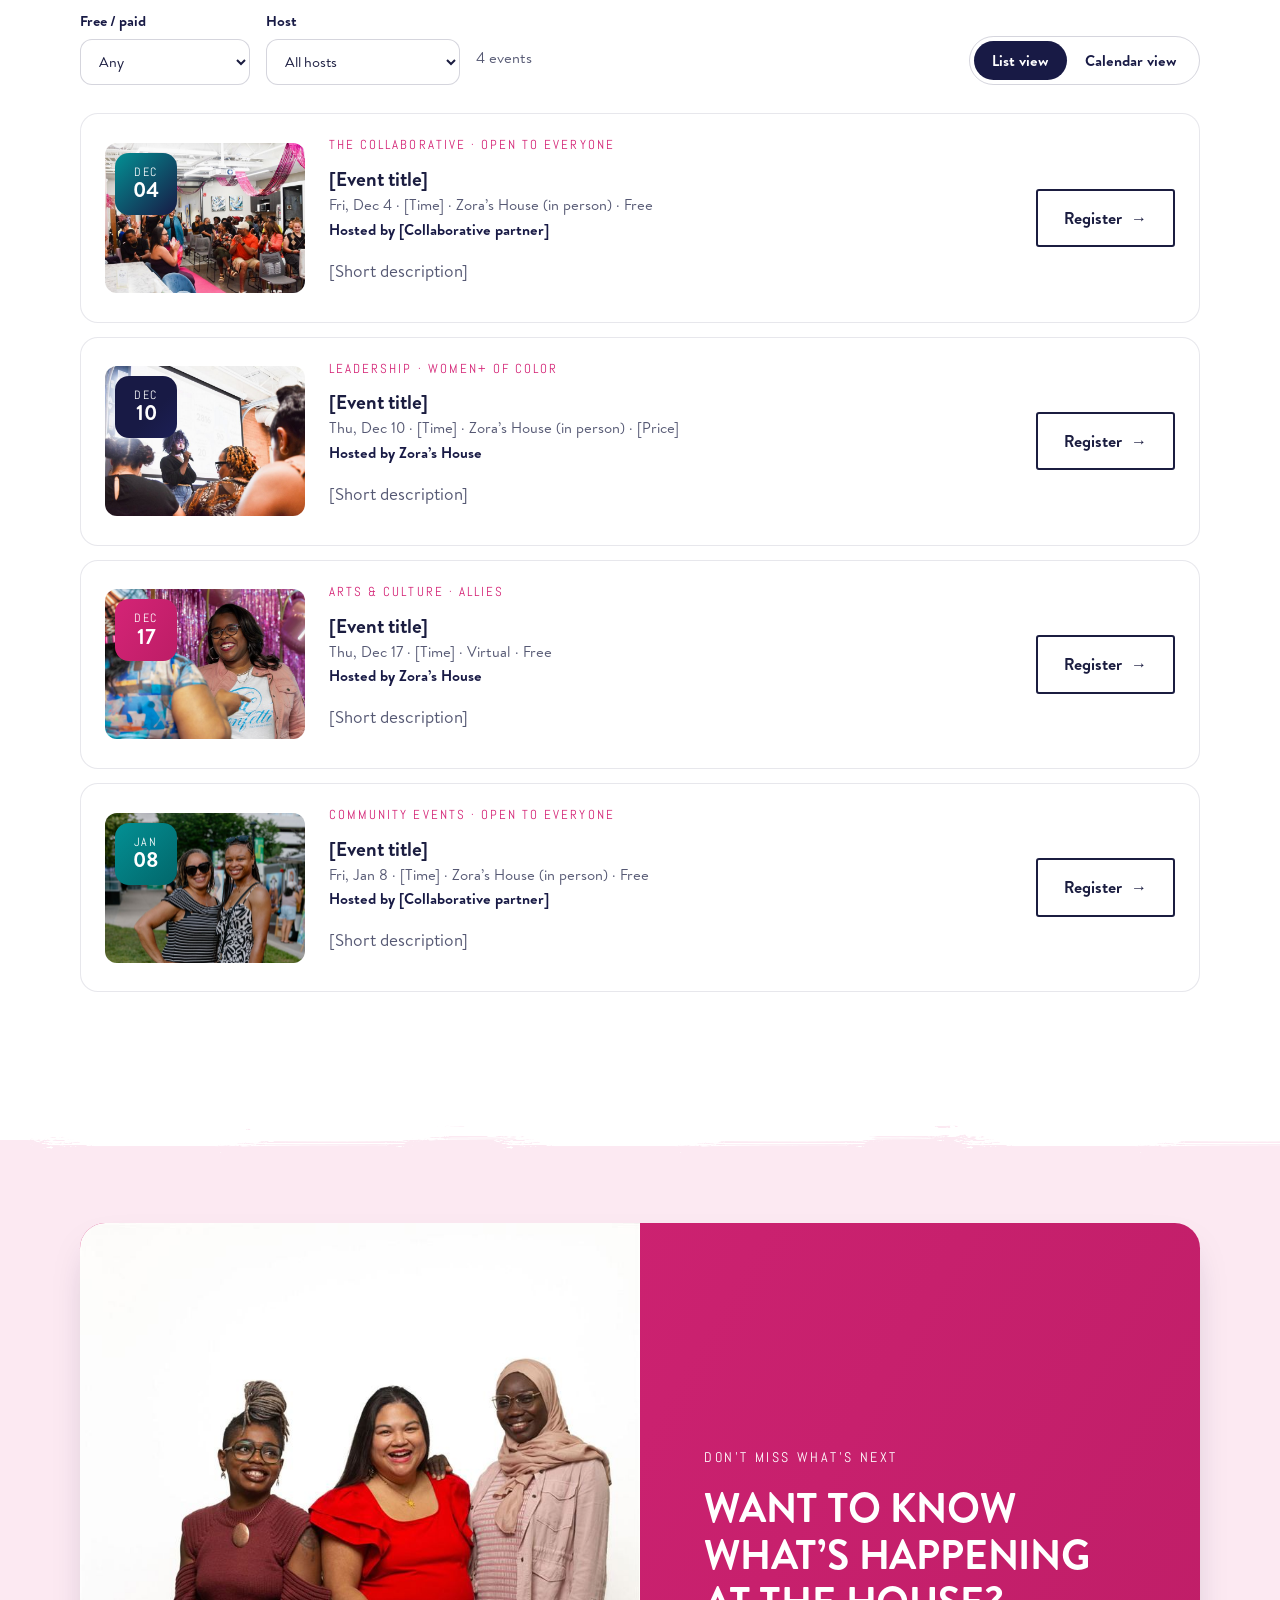
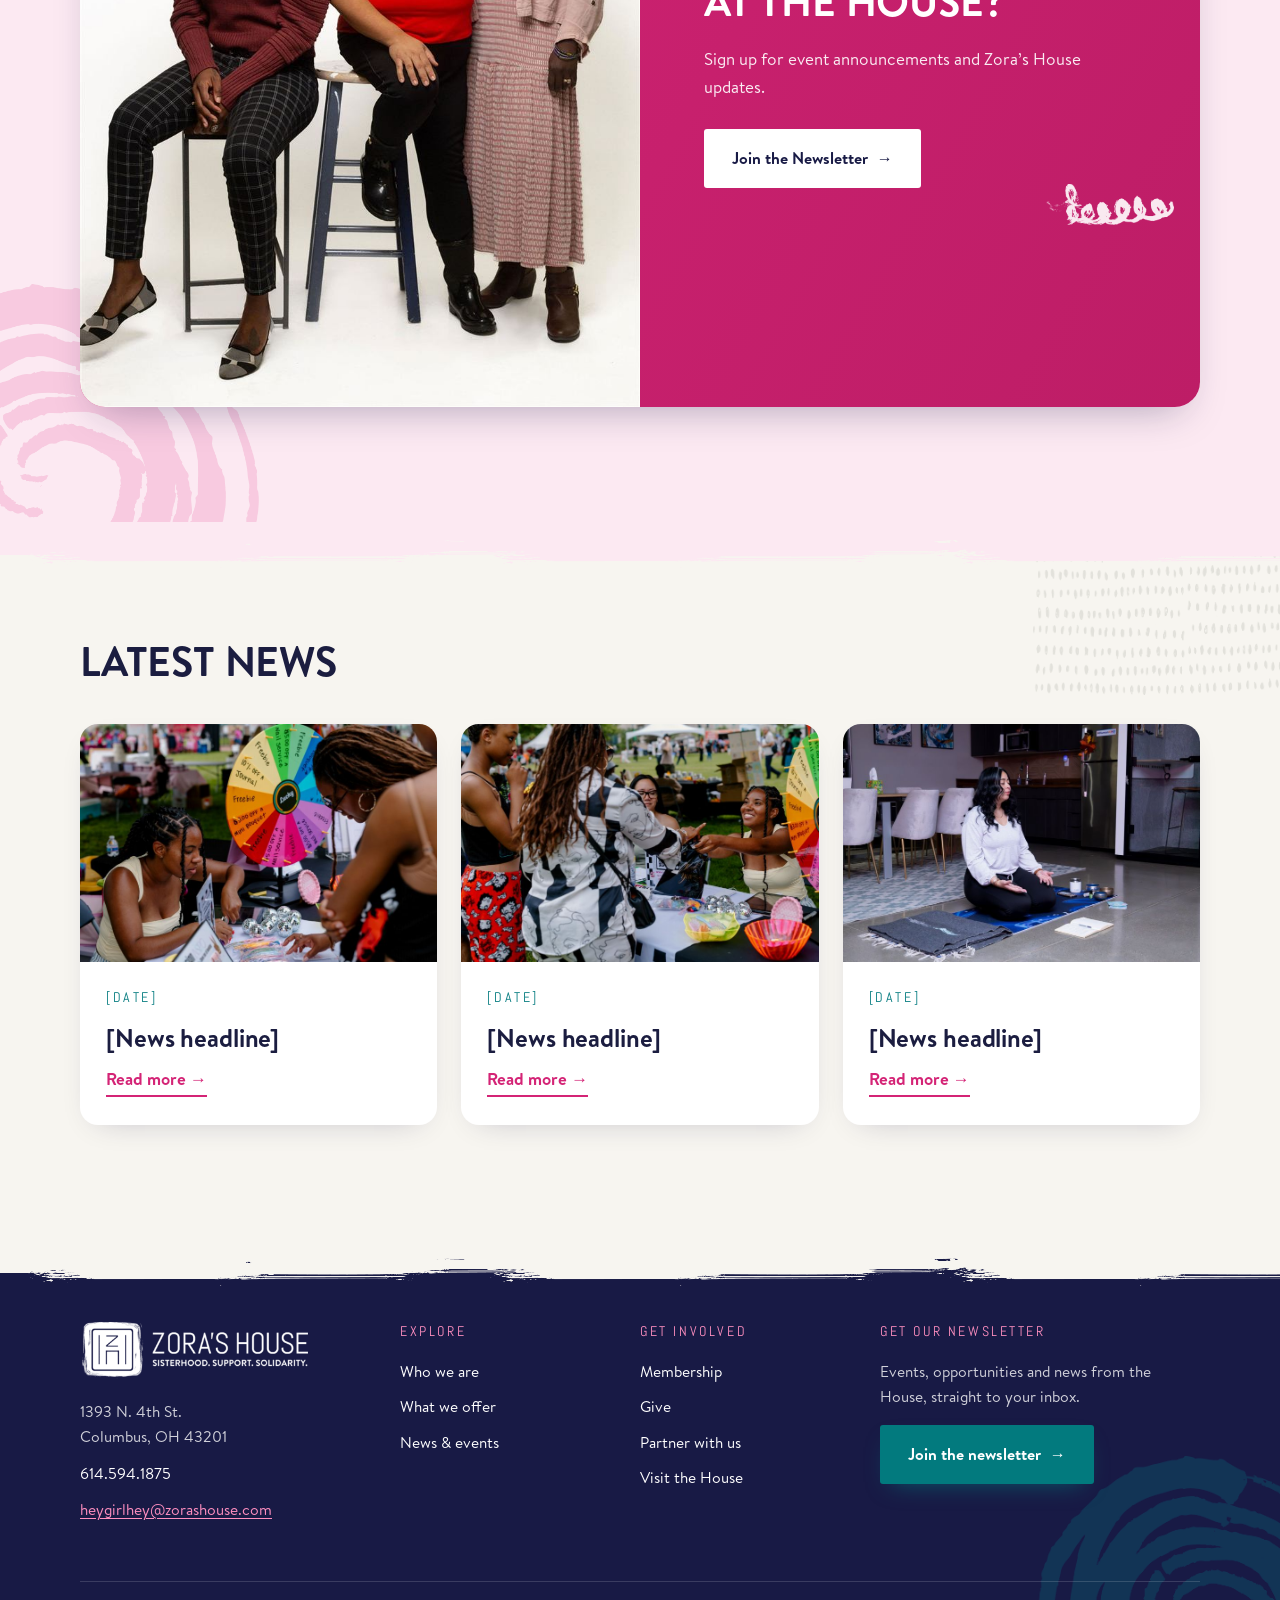
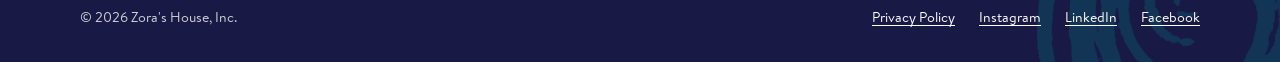
<file: site/news-events.html>
<!doctype html>
<html lang="en">
<head>
  <meta charset="utf-8">
  <meta name="viewport" content="width=device-width, initial-scale=1">
  <title>Zora's House | Events</title>
  <meta name="description" content="What's happening at the House: events hosted by Zora's House and our Collaborative partner organizations.">
  <link rel="preload" href="assets/font/brandon%20text/HVD%20Fonts%20-%20BrandonText-Bold.otf" as="font" type="font/otf" crossorigin>
  <link rel="stylesheet" href="assets/css/zora.css">
  <style>body { margin: 0; background: #fff; }</style>
</head>
<body>

<!-- SITE HEADER: identical on every page. -->
<header class="zh zh-site-header">
  <div class="zh-wrap">
    <a class="zh-logo" href="index.html"><img src="assets/images/brand/zoras-house-logo-navy.png" alt="Zora's House" width="760" height="199"></a>
    <button class="zh-nav-toggle" aria-controls="zh-nav" aria-expanded="false" aria-label="Menu"><span></span><span></span><span></span></button>
    <nav class="zh-nav" id="zh-nav" aria-label="Main">
      <ul>
        <li><a href="about.html">Who we are</a></li>
        <li><a href="individuals.html">What we offer</a></li>
        <li><a href="membership.html">Membership</a></li>
        <li><a href="news-events.html" aria-current="page">News &amp; events</a></li>
        <li><a href="contact.html">Contact</a></li>
        <li><a class="zh-btn zh-btn--primary" href="#" data-zh-pending="Donate page URL">Give</a></li>
      </ul>
    </nav>
  </div>
</header>

<!-- Events template · Events / Calendar page (D5).
     Each event is one <article class="zh-erow">. Copy one to add an event; delete one to remove it.
     The filters, the List / Calendar views and "Show more events" are built from each event's data- attributes:
       data-date="YYYY-MM-DD"   (required: drives the Date filter, the calendar and the order; past events drop off the list)
       data-category, data-audience   (separate several with commas, e.g. data-audience="Women+ of Color, Members Only")
       data-format="In person | Virtual", data-cost="Free | Paid", data-host="Organization name"
     A filter only appears when at least one event has that attribute.
     The dates, titles and details below are placeholders. -->
<main class="zh">

  <!-- ============ HERO ============ -->
  <section class="zh-hero zh-hero--compact">
    <div class="zh-hero__media">
      <img src="assets/images/events/brunch-en-pink.jpg"
           srcset="assets/images/events/brunch-en-pink-800.jpg 800w, assets/images/events/brunch-en-pink.jpg 1600w"
           sizes="100vw" alt="A crowd of women dressed in pink at the Zora's House Brunch en Pink" style="object-position: center 30%;" fetchpriority="high">
    </div>
    <div class="zh-wrap">
      <div class="zh-hero__content">
        <nav class="zh-crumbs" aria-label="Breadcrumb"><a href="index.html">Home</a> <span aria-hidden="true">/</span> <span aria-current="page">News &amp; events</span></nav>
        <span class="zh-eyebrow">Events</span>
        <h1 class="zh-h1">What’s Happening <span class="zh-accent">at the House</span></h1>
      </div>
    </div>
  </section>

  <!-- ============ CALENDAR OVERVIEW + FEATURED EVENT ============ -->
  <section class="zh-section zh-section--flushbottom zh-deco zh-deco--swirl">
    <div class="zh-wrap">
      <p class="zh-lead zh-measure zh-reveal">Here’s a snapshot of events taking place at Zora’s House. Each event is hosted by either our organization or one of our Collaborative partner organizations. Most events are open to all to attend, while some are specifically for our Members. To let us know you’re coming, follow the registration prompt on each event’s page on Eventbrite, Zora’s World, or other partner event platforms. Keep scrolling to find out what’s happening at the House!</p>

      <!-- Optional: highlight one flagship event. Delete this <article> when there isn't one. -->
      <article class="zh-feature zh-feature--spaced zh-reveal">
        <img src="assets/images/about/joyfest2026-91-800.jpg"
             srcset="assets/images/about/joyfest2026-91-800.jpg 800w, assets/images/about/joyfest2026-91.jpg 1600w"
             sizes="(max-width: 860px) 100vw, 600px" alt="Two women smiling together at an outdoor festival" loading="lazy">
        <div class="zh-feature__body">
          <span class="zh-eyebrow">Coming Up · Saturday, December 12</span>
          <h2 class="zh-h2">Winter JoyFest</h2>
          <p class="zh-lead">Join us on December 12th from 11 am to 5 pm to purchase goods from local women+ of color vendors, enjoy good eats, and great activities!</p>
          <p class="zh-feature__meta">11 AM – 5 PM | Eventbrite</p>
          <a class="zh-btn zh-btn--primary" href="https://www.eventbrite.com/e/winter-joyfest-tickets-1998799194196?aff=ebdsoporgprofile" target="_blank" rel="noopener">Learn More &amp; Register</a>
        </div>
      </article>
    </div>
  </section>

  <!-- ============ EVENT LISTING / CALENDAR ============ -->
  <section class="zh-section zh-deco zh-deco--dots">
    <div class="zh-wrap" data-zh-events>
      <h2 class="zh-h2">Upcoming events</h2>
      <div class="zh-elist">
        <article class="zh-erow" data-date="2026-11-14" data-category="Community Events" data-audience="Open to Everyone" data-format="In person" data-cost="Free" data-host="Zora’s House">
          <div class="zh-erow__media">
            <img src="assets/images/events/friendsgiving-800.jpg" alt="" loading="lazy">
            <div class="zh-event__date"><small>Nov</small><strong>14</strong></div>
          </div>
          <div class="zh-erow__body">
            <p class="zh-erow__tag">Community Events · Open to Everyone</p>
            <h3 class="zh-event__title"><a href="#" data-zh-pending="Event registration URL">[Event title]</a></h3>
            <p class="zh-event__meta">Sat, Nov 14 · [Time] · Zora’s House (in person) · Free</p>
            <p class="zh-erow__host">Hosted by Zora’s House</p>
            <p class="zh-erow__desc">[Short description]</p>
          </div>
          <a class="zh-btn zh-btn--ghost" href="#" data-zh-pending="Event registration URL">Register</a>
        </article>
        <article class="zh-erow" data-date="2026-11-19" data-category="Wealth" data-audience="Women+ of Color" data-format="In person" data-cost="Paid" data-host="Zora’s House">
          <div class="zh-erow__media">
            <img src="assets/images/events/joyfest-vendor-800.jpg" alt="" loading="lazy">
            <div class="zh-event__date"><small>Nov</small><strong>19</strong></div>
          </div>
          <div class="zh-erow__body">
            <p class="zh-erow__tag">Wealth · Women+ of Color</p>
            <h3 class="zh-event__title"><a href="#" data-zh-pending="Event registration URL">[Event title]</a></h3>
            <p class="zh-event__meta">Thu, Nov 19 · [Time] · Zora’s House (in person) · [Price]</p>
            <p class="zh-erow__host">Hosted by Zora’s House</p>
            <p class="zh-erow__desc">[Short description]</p>
          </div>
          <a class="zh-btn zh-btn--ghost" href="#" data-zh-pending="Event registration URL">Register</a>
        </article>
        <article class="zh-erow" data-date="2026-11-24" data-category="Wellness" data-audience="Members Only" data-format="Virtual" data-cost="Free" data-host="Zora’s House">
          <div class="zh-erow__media">
            <img src="assets/images/events/wellness-meditation-800.jpg" alt="" style="object-position: center 30%;" loading="lazy">
            <div class="zh-event__date"><small>Nov</small><strong>24</strong></div>
          </div>
          <div class="zh-erow__body">
            <p class="zh-erow__tag">Wellness · Members Only</p>
            <h3 class="zh-event__title"><a href="#" data-zh-pending="Event registration URL">[Event title]</a></h3>
            <p class="zh-event__meta">Tue, Nov 24 · [Time] · Virtual · Free</p>
            <p class="zh-erow__host">Hosted by Zora’s House</p>
            <p class="zh-erow__desc">[Short description]</p>
          </div>
          <a class="zh-btn zh-btn--ghost" href="#" data-zh-pending="Event registration URL">Register</a>
        </article>
        <article class="zh-erow" data-date="2026-12-04" data-category="The Collaborative" data-audience="Open to Everyone" data-format="In person" data-cost="Free" data-host="[Collaborative partner]">
          <div class="zh-erow__media">
            <img src="assets/images/events/graduation-crowd-800.jpg" alt="" loading="lazy">
            <div class="zh-event__date"><small>Dec</small><strong>04</strong></div>
          </div>
          <div class="zh-erow__body">
            <p class="zh-erow__tag">The Collaborative · Open to Everyone</p>
            <h3 class="zh-event__title"><a href="#" data-zh-pending="Event registration URL">[Event title]</a></h3>
            <p class="zh-event__meta">Fri, Dec 4 · [Time] · Zora’s House (in person) · Free</p>
            <p class="zh-erow__host">Hosted by [Collaborative partner]</p>
            <p class="zh-erow__desc">[Short description]</p>
          </div>
          <a class="zh-btn zh-btn--ghost" href="#" data-zh-pending="Event registration URL">Register</a>
        </article>
        <article class="zh-erow" data-date="2026-12-10" data-category="Leadership" data-audience="Women+ of Color" data-format="In person" data-cost="Paid" data-host="Zora’s House">
          <div class="zh-erow__media">
            <img src="assets/images/events/graduation-speaker-800.jpg" alt="" loading="lazy">
            <div class="zh-event__date"><small>Dec</small><strong>10</strong></div>
          </div>
          <div class="zh-erow__body">
            <p class="zh-erow__tag">Leadership · Women+ of Color</p>
            <h3 class="zh-event__title"><a href="#" data-zh-pending="Event registration URL">[Event title]</a></h3>
            <p class="zh-event__meta">Thu, Dec 10 · [Time] · Zora’s House (in person) · [Price]</p>
            <p class="zh-erow__host">Hosted by Zora’s House</p>
            <p class="zh-erow__desc">[Short description]</p>
          </div>
          <a class="zh-btn zh-btn--ghost" href="#" data-zh-pending="Event registration URL">Register</a>
        </article>
        <article class="zh-erow" data-date="2026-12-17" data-category="Arts &amp; Culture" data-audience="Allies" data-format="Virtual" data-cost="Free" data-host="Zora’s House">
          <div class="zh-erow__media">
            <img src="assets/images/events/pink-party-800.jpg" alt="" loading="lazy">
            <div class="zh-event__date"><small>Dec</small><strong>17</strong></div>
          </div>
          <div class="zh-erow__body">
            <p class="zh-erow__tag">Arts &amp; Culture · Allies</p>
            <h3 class="zh-event__title"><a href="#" data-zh-pending="Event registration URL">[Event title]</a></h3>
            <p class="zh-event__meta">Thu, Dec 17 · [Time] · Virtual · Free</p>
            <p class="zh-erow__host">Hosted by Zora’s House</p>
            <p class="zh-erow__desc">[Short description]</p>
          </div>
          <a class="zh-btn zh-btn--ghost" href="#" data-zh-pending="Event registration URL">Register</a>
        </article>
        <article class="zh-erow" data-date="2027-01-08" data-category="Community Events" data-audience="Open to Everyone" data-format="In person" data-cost="Free" data-host="[Collaborative partner]">
          <div class="zh-erow__media">
            <img src="assets/images/events/joyfest-friends-800.jpg" alt="" style="object-position: center 20%;" loading="lazy">
            <div class="zh-event__date"><small>Jan</small><strong>08</strong></div>
          </div>
          <div class="zh-erow__body">
            <p class="zh-erow__tag">Community Events · Open to Everyone</p>
            <h3 class="zh-event__title"><a href="#" data-zh-pending="Event registration URL">[Event title]</a></h3>
            <p class="zh-event__meta">Fri, Jan 8 · [Time] · Zora’s House (in person) · Free</p>
            <p class="zh-erow__host">Hosted by [Collaborative partner]</p>
            <p class="zh-erow__desc">[Short description]</p>
          </div>
          <a class="zh-btn zh-btn--ghost" href="#" data-zh-pending="Event registration URL">Register</a>
        </article>
      </div>
    </div>
  </section>

  <!-- ============ DON'T MISS WHAT'S NEXT (newsletter) ============
       The button goes to the newsletter signup page (same as Home's "I'm In"). -->
  <section class="zh-section zh-section--blush">
    <div class="zh-wrap">
      <div class="zh-news zh-reveal">
        <div class="zh-news__media">
          <img src="assets/images/about/img-2063-1-800.jpg"
               srcset="assets/images/about/img-2063-1-800.jpg 800w, assets/images/about/img-2063-1.jpg 1600w"
               sizes="(max-width: 860px) 100vw, 600px" alt="Three smiling women posing together for a portrait" loading="lazy">
        </div>
        <div class="zh-news__body">
          <span class="zh-eyebrow">Don’t Miss What’s Next</span>
          <h2 class="zh-h2">Want to know what’s happening at the House?</h2>
          <p>Sign up for event announcements and Zora’s House updates.</p>
          <a class="zh-btn zh-btn--light" href="https://5n29qw.subscribepage.io/" target="_blank" rel="noopener">Join the Newsletter</a>
        </div>
      </div>
    </div>
  </section>

  <!-- ============ LATEST NEWS ============ -->
  <section class="zh-section zh-section--cream">
    <div class="zh-wrap">
      <h2 class="zh-h2 zh-reveal">Latest news</h2>
      <div class="zh-cards3">
        <article class="zh-pcard zh-reveal">
          <img src="assets/images/events/joyfest-games-800.jpg" alt="Two young women playing a prize-wheel game at JoyFest" loading="lazy">
          <div class="zh-pcard__body">
            <span class="zh-eyebrow">[Date]</span>
            <h3 class="zh-h3">[News headline]</h3>
            <a class="zh-link" href="#" data-zh-pending="News article URL">Read more</a>
          </div>
        </article>
        <article class="zh-pcard zh-reveal" data-delay="1">
          <img src="assets/images/events/joyfest-giveaway-800.jpg" alt="Women sharing a giveaway at a JoyFest booth" loading="lazy">
          <div class="zh-pcard__body">
            <span class="zh-eyebrow">[Date]</span>
            <h3 class="zh-h3">[News headline]</h3>
            <a class="zh-link" href="#" data-zh-pending="News article URL">Read more</a>
          </div>
        </article>
        <article class="zh-pcard zh-reveal" data-delay="2">
          <img src="assets/images/events/wellness-studio-800.jpg" alt="A woman meditating during Wellness Wednesday at Zora's House" loading="lazy">
          <div class="zh-pcard__body">
            <span class="zh-eyebrow">[Date]</span>
            <h3 class="zh-h3">[News headline]</h3>
            <a class="zh-link" href="#" data-zh-pending="News article URL">Read more</a>
          </div>
        </article>
      </div>
    </div>
  </section>

</main>

<!-- SITE FOOTER: identical on every page. Replace the # links. -->
<footer class="zh zh-site-footer">
  <div class="zh-wrap">
    <div class="zh-footer__grid">
      <div class="zh-footer__about">
        <p class="zh-footer__brand"><img src="assets/images/brand/zoras-house-logo-white.png" alt="Zora's House" width="760" height="199"></p>
        <p>1393 N. 4th St.<br>Columbus, OH 43201</p>
        <p><a href="tel:+16145941875">614.594.1875</a></p>
        <p class="zh-footer__email"><a href="mailto:heygirlhey@zorashouse.com">heygirlhey@zorashouse.com</a></p>
      </div>
      <div>
        <p class="zh-footer__title">Explore</p>
        <ul class="zh-footer__links">
          <li><a href="about.html">Who we are</a></li>
          <li><a href="individuals.html">What we offer</a></li>
          <li><a href="news-events.html">News &amp; events</a></li>
        </ul>
      </div>
      <div>
        <p class="zh-footer__title">Get involved</p>
        <ul class="zh-footer__links">
          <li><a href="membership.html">Membership</a></li>
          <li><a href="#" data-zh-pending="Donate page URL">Give</a></li>
          <li><a href="contact.html?topic=Partnership">Partner with us</a></li>
          <li><a href="contact.html">Visit the House</a></li>
        </ul>
      </div>
      <div>
        <p class="zh-footer__title">Get our newsletter</p>
        <p class="zh-footer__news">Events, opportunities and news from the House, straight to your inbox.</p>
        <a class="zh-btn zh-btn--primary" href="https://5n29qw.subscribepage.io/" target="_blank" rel="noopener">Join the newsletter</a>
      </div>
    </div>
    <div class="zh-footer__bottom">
      <p>© 2026 Zora's House, Inc.</p>
      <ul class="zh-footer__legal">
        <li><a href="#" data-zh-pending="Privacy policy URL">Privacy Policy</a></li>
        <li><a href="#" data-zh-pending="Instagram URL">Instagram</a></li>
        <li><a href="#" data-zh-pending="LinkedIn URL">LinkedIn</a></li>
        <li><a href="#" data-zh-pending="Facebook URL">Facebook</a></li>
      </ul>
    </div>
  </div>
</footer>

<script src="assets/js/zora.js" defer></script>
</body>
</html>
</file>
<file: site/assets/css/zora.css>
/* ==========================================================================
   Zora's House — Home & About pages
   Every rule is scoped to .zh (page wrapper) or a .zh-* class so this file
   can be dropped into WordPress without restyling the theme.
   ========================================================================== */

/* ---------- Brand fonts (self-hosted in assets/font) ---------- */
@font-face {
  font-family: "ZH Brandon Text";
  src: url("../font/brandon%20text/HVD%20Fonts%20-%20BrandonText-Regular.otf") format("opentype");
  font-weight: 400;
  font-style: normal;
  font-display: swap;
}
@font-face {
  font-family: "ZH Brandon Text";
  src: url("../font/brandon%20text/HVD%20Fonts%20-%20BrandonText-RegularItalic.otf") format("opentype");
  font-weight: 400;
  font-style: italic;
  font-display: swap;
}
@font-face {
  font-family: "ZH Brandon Text";
  src: url("../font/brandon%20text/HVD%20Fonts%20-%20BrandonText-Bold.otf") format("opentype");
  font-weight: 700;
  font-style: normal;
  font-display: swap;
}
@font-face {
  font-family: "ZH Brandon Text";
  src: url("../font/brandon%20text/HVD%20Fonts%20-%20BrandonText-BoldItalic.otf") format("opentype");
  font-weight: 700;
  font-style: italic;
  font-display: swap;
}
@font-face {
  font-family: "ZH Abel";
  src: url("../font/able/Abel-Regular.ttf") format("truetype");
  font-weight: 400;
  font-style: normal;
  font-display: swap;
}

.zh {
  /* Brand palette: pink, teal and navy, matched to the brand graphics in assets/asset.
     --zh-pink / --zh-teal are the exact brand colours, used for fills and graphics;
     --zh-magenta / --zh-teal-ink are slightly deeper so small text and buttons stay readable (WCAG AA). */
  --zh-pink: #e22e80;
  --zh-magenta: #d42476;
  --zh-pink-light: #ff8fc0;   /* pink text on navy */
  --zh-teal: #039094;
  --zh-teal-ink: #027a7e;
  --zh-navy: #181a45;
  --zh-blue: #084095;
  --zh-coral: var(--zh-teal); /* legacy name, no longer an orange */
  --zh-ink: #1b1d40;
  --zh-muted: #555873;
  --zh-cream: #f7f5f0;
  --zh-blush: #fce9f2;
  --zh-teal-tint: #e1f3f3;
  --zh-navy-tint: #e8e9f3;
  --zh-white: #ffffff;

  --zh-grad-warm: linear-gradient(120deg, var(--zh-magenta) 0%, #bd1d66 100%);
  --zh-grad-cool: linear-gradient(135deg, var(--zh-navy) 0%, var(--zh-navy) 60%, #1c1f55 100%);
  --zh-grad-teal: linear-gradient(135deg, var(--zh-teal) 0%, #02666a 100%);

  /* brand graphics (transparent PNGs in assets/asset) */
  --zh-g-curl-pink: url("../asset/curl/ZorasHouse_DesignElements_Curl_Pink.png");
  --zh-g-curl-white: url("../asset/curl/ZorasHouse_DesignElements_Curl_White.png");
  --zh-g-dots-teal: url("../asset/dots/ZorasHouse_DesignElements_Dots_Teal.png");
  --zh-g-dots-navy: url("../asset/dots/ZorasHouse_DesignElements_Dots_Navy.png");
  --zh-g-dots-gray: url("../asset/dots/ZorasHouse_DesignElements_Dots_Gray.png");
  --zh-g-dots-white: url("../asset/dots/ZorasHouse_DesignElements_Dots_White.png");
  --zh-g-feather-teal: url("../asset/feather/ZorasHouse_DesignElements_Feather_Teal.png");
  --zh-g-feather-pink: url("../asset/feather/ZorasHouse_DesignElements_Feather_Pink.png");
  --zh-g-brush-blue: url("../asset/paint%20brush/ZorasHouse_DesignElements_PaintBrush_Blue.png");
  --zh-g-streak-pink: url("../asset/paint%20streak/ZorasHouse_DesignElements_PaintStreak_Pink.png");
  --zh-g-streak-teal: url("../asset/paint%20streak/ZorasHouse_DesignElements_PaintStreak_Teal.png");
  --zh-g-streak-white: url("../asset/paint%20streak/ZorasHouse_DesignElements_PaintStreak_White.png");
  --zh-g-swirl-teal: url("../asset/swril/ZorasHouse_DesignElements_Swirl_Teal.png");
  --zh-g-swirl-pink: url("../asset/swril/ZorasHouse_DesignElements_Swirl_Pink.png");
  --zh-g-swirl-white: url("../asset/swril/ZorasHouse_DesignElements_Swirl_White.png");

  --zh-font-head: "ZH Brandon Text", "Trebuchet MS", sans-serif;
  --zh-font-body: "ZH Brandon Text", Arial, sans-serif;
  --zh-font-accent: "ZH Abel", "Arial Narrow", sans-serif; /* small uppercase labels */

  --zh-wrap: 1200px;
  --zh-gutter: clamp(16px, 4vw, 40px);
  --zh-section: clamp(64px, 9vw, 120px);
  --zh-radius: 18px;
  --zh-shadow: 0 18px 40px -18px rgba(24, 24, 68, .35);

  font-family: var(--zh-font-body);
  font-size: 17px;
  line-height: 1.65;
  color: var(--zh-ink);
  background: var(--zh-white);
  overflow-x: hidden;
  -webkit-font-smoothing: antialiased;
}

.zh *, .zh *::before, .zh *::after { box-sizing: border-box; }
.zh img { max-width: 100%; height: auto; display: block; }
.zh h1, .zh h2, .zh h3, .zh h4 {
  font-family: var(--zh-font-head);
  font-weight: 700;
  line-height: 1.15;
  margin: 0 0 .5em;
  color: inherit;
  letter-spacing: -.005em;
}
.zh p { margin: 0 0 1em; }
:where(.zh) a { color: inherit; } /* zero-specificity so .zh-btn / .zh-link colors win */

/* WordPress block themes add a block gap between header / main / footer; let the hero sit flush. */
.wp-site-blocks > main.zh { margin-block-start: 0; }

.zh-wrap { width: 100%; max-width: var(--zh-wrap); margin: 0 auto; padding: 0 var(--zh-gutter); }
.zh-section { padding: var(--zh-section) 0; }
.zh-section--cream { background: var(--zh-cream); }
.zh-section--blush { background: var(--zh-blush); }
.zh-section--navy { background: var(--zh-navy); color: var(--zh-white); }

.zh-eyebrow {
  display: inline-block;
  font-family: var(--zh-font-accent);
  font-size: .9rem;
  letter-spacing: .18em;
  text-transform: uppercase;
  color: var(--zh-magenta);
  margin-bottom: 14px;
}
.zh-section--navy .zh-eyebrow, .zh-grad .zh-eyebrow { color: var(--zh-pink-light); }

.zh-h1 { font-size: clamp(2.3rem, 5.6vw, 4.4rem); }
.zh-h2 { font-size: clamp(1.9rem, 3.8vw, 3rem); }
.zh-h3 { font-size: clamp(1.25rem, 2vw, 1.55rem); }
.zh-lead { font-size: clamp(1.05rem, 1.5vw, 1.22rem); color: var(--zh-muted); max-width: 62ch; }
.zh-section--navy .zh-lead, .zh-grad .zh-lead { color: rgba(255, 255, 255, .86); }
.zh-center { text-align: center; }
.zh-center .zh-lead { margin-left: auto; margin-right: auto; }

/* gradient-highlighted words, NSBE-style */
.zh-hl {
  background: var(--zh-grad-warm);
  -webkit-background-clip: text;
  background-clip: text;
  color: transparent;
}

/* ---------- Buttons ---------- */
.zh-btn {
  display: inline-flex;
  align-items: center;
  gap: .55em;
  padding: 14px 26px;
  border-radius: 999px;
  font-family: var(--zh-font-head);
  font-size: 1rem;
  font-weight: 700;
  text-decoration: none;
  border: 2px solid transparent;
  cursor: pointer;
  transition: transform .25s ease, box-shadow .25s ease, background-color .25s ease, color .25s ease;
}
.zh-btn::after { content: "\2192"; transition: transform .25s ease; }
.zh-btn:hover::after { transform: translateX(4px); }
.zh-btn:hover { transform: translateY(-2px); }
.zh-btn--primary { background: var(--zh-grad-warm); color: var(--zh-white); box-shadow: 0 10px 24px -10px rgba(226, 46, 128, .7); }
.zh-btn--light { background: var(--zh-white); color: var(--zh-navy); }
.zh-btn--ghost { border-color: currentColor; color: inherit; background: transparent; }
.zh-btn--ghost:hover { background: var(--zh-navy); color: var(--zh-white); border-color: var(--zh-navy); }
.zh-section--navy .zh-btn--ghost:hover, .zh-grad .zh-btn--ghost:hover { background: var(--zh-white); color: var(--zh-navy); border-color: var(--zh-white); }
.zh-btn:focus-visible, .zh-link:focus-visible, .zh-tab:focus-visible { outline: 3px solid var(--zh-teal); outline-offset: 3px; }

.zh-link {
  font-family: var(--zh-font-head);
  font-weight: 700;
  color: var(--zh-magenta);
  text-decoration: none;
  border-bottom: 2px solid currentColor;
  padding-bottom: 2px;
}
.zh-link::after { content: " \2192"; }

/* Links whose destination the client hasn't supplied yet. Remove the
   data-zh-pending attribute once a real href is set. */
.zh [data-zh-pending] { position: relative; }

/* ---------- Image placeholder (missing assets) ---------- */
.zh-ph {
  display: flex;
  align-items: center;
  justify-content: center;
  text-align: center;
  padding: 16px;
  background: repeating-linear-gradient(45deg, var(--zh-blush), var(--zh-blush) 10px, #f9dbe9 10px, #f9dbe9 20px);
  color: var(--zh-magenta);
  font-family: var(--zh-font-accent);
  font-size: .9rem;
  letter-spacing: .1em;
  text-transform: uppercase;
  border: 2px dashed rgba(226, 46, 128, .45);
  border-radius: var(--zh-radius);
}

/* ==========================================================================
   Preview header / footer (stand-ins for the WordPress theme's own)
   ========================================================================== */
.zh-site-header {
  position: sticky;
  top: 0;
  z-index: 50;
  background: rgba(255, 255, 255, .94);
  backdrop-filter: blur(8px);
  border-bottom: 1px solid rgba(24, 24, 68, .08);
  overflow: visible;
}
.zh-site-header .zh-wrap { display: flex; align-items: center; justify-content: space-between; min-height: 72px; gap: 24px; }
.zh-logo { font-family: var(--zh-font-head); font-size: 1.5rem; font-weight: 700; color: var(--zh-navy); text-decoration: none; }
.zh-logo span { color: var(--zh-magenta); }
.zh-nav ul { list-style: none; display: flex; gap: 28px; margin: 0; padding: 0; align-items: center; }
.zh-nav a { font-family: var(--zh-font-head); text-decoration: none; color: var(--zh-navy); font-weight: 400; }
.zh-nav a[aria-current="page"] { color: var(--zh-magenta); }
.zh-nav .zh-btn { color: var(--zh-white); padding: 10px 20px; }
.zh-nav-toggle { display: none; background: none; border: 0; padding: 8px; cursor: pointer; color: var(--zh-navy); }
.zh-nav-toggle span { display: block; width: 26px; height: 2px; background: currentColor; margin: 6px 0; transition: transform .3s; }

.zh-site-footer { background: var(--zh-navy); color: rgba(255, 255, 255, .8); padding: 56px 0 32px; font-size: .95rem; }
.zh-site-footer .zh-logo { color: var(--zh-white); }

/* ==========================================================================
   Hero
   ========================================================================== */
.zh-hero {
  position: relative;
  min-height: min(88vh, 820px);
  display: flex;
  align-items: flex-end;
  color: var(--zh-white);
  overflow: hidden;
  isolation: isolate;
}
.zh-hero__media, .zh-hero__media img, .zh-hero__media video {
  position: absolute;
  inset: 0;
  width: 100%;
  height: 100%;
  object-fit: cover;
  z-index: -2;
}
.zh-hero__media img { animation: zh-kenburns 22s ease-in-out infinite alternate; }
.zh-hero::after {
  content: "";
  position: absolute;
  inset: 0;
  z-index: -1;
  background:
    linear-gradient(0deg, rgba(24, 24, 68, .92) 0%, rgba(24, 24, 68, .45) 45%, rgba(24, 24, 68, .1) 75%),
    linear-gradient(100deg, rgba(226, 46, 128, .55) 0%, rgba(226, 46, 128, 0) 60%);
}
.zh-hero__content { padding-top: 140px; padding-bottom: clamp(56px, 8vw, 96px); max-width: 860px; }
.zh-hero .zh-lead { color: rgba(255, 255, 255, .9); margin-bottom: 32px; }
.zh-hero .zh-eyebrow { color: var(--zh-white); background: rgba(226, 46, 128, .85); padding: 6px 12px; border-radius: 999px; }
.zh-hero__actions { display: flex; flex-wrap: wrap; gap: 14px; }
.zh-hero--short { min-height: min(70vh, 640px); }

/* zoom from the top edge so faces near the top of a photo are never pushed out of frame */
.zh-hero__media img { transform-origin: center top; }
@keyframes zh-kenburns {
  from { transform: scale(1); }
  to { transform: scale(1.08) translate(-1%, 0); }
}

/* ==========================================================================
   "As Seen In" marquee (The Coven reference)
   ========================================================================== */
.zh-press { background: var(--zh-navy); color: var(--zh-white); padding: 22px 0; overflow: hidden; }
.zh-press__inner { display: flex; align-items: center; gap: 32px; }
.zh-press__label {
  flex: none;
  padding-left: var(--zh-gutter);
  font-family: var(--zh-font-accent);
  font-size: .9rem;
  letter-spacing: .18em;
  text-transform: uppercase;
  color: var(--zh-pink-light);
}
.zh-marquee { flex: 1; overflow: hidden; mask-image: linear-gradient(90deg, transparent, #000 8%, #000 92%, transparent); -webkit-mask-image: linear-gradient(90deg, transparent, #000 8%, #000 92%, transparent); }
.zh-marquee__track { display: flex; width: max-content; animation: zh-marquee 32s linear infinite; }
.zh-marquee:hover .zh-marquee__track { animation-play-state: paused; }
.zh-marquee__list { display: flex; list-style: none; margin: 0; padding: 0; }
.zh-marquee__list li {
  font-family: var(--zh-font-head);
  font-size: clamp(1.1rem, 2vw, 1.45rem);
  white-space: nowrap;
  padding: 0 28px;
  display: flex;
  align-items: center;
  gap: 56px;
}
.zh-marquee__list li::after { content: "\2726"; color: var(--zh-magenta); font-size: .8em; margin-right: -28px; }
@keyframes zh-marquee { to { transform: translateX(-50%); } }

/* ==========================================================================
   Split layout (image + text)
   ========================================================================== */
.zh-split { display: grid; grid-template-columns: 1.05fr 1fr; gap: clamp(32px, 6vw, 80px); align-items: center; }
.zh-split--rev .zh-split__media { order: 2; }
.zh-split__media { position: relative; }
.zh-split__media img { border-radius: var(--zh-radius); box-shadow: var(--zh-shadow); width: 100%; aspect-ratio: 4 / 3; object-fit: cover; }
.zh-split__media::before {
  content: "";
  position: absolute;
  inset: 24px -18px -18px 24px;
  border-radius: var(--zh-radius);
  background: var(--zh-grad-warm);
  z-index: -1;
  opacity: .9;
}
.zh-split--rev .zh-split__media::before { inset: 24px 24px -18px -18px; background: var(--zh-grad-teal); }
.zh-split__media { isolation: isolate; }

/* ==========================================================================
   "I'd like to…" audience chooser (Tides reference)
   ========================================================================== */
.zh-paths__head { display: flex; flex-wrap: wrap; align-items: baseline; gap: 8px 18px; margin-bottom: 40px; }
.zh-paths__head .zh-h2 { margin: 0; }
.zh-paths__current { font-family: var(--zh-font-head); font-size: clamp(1.9rem, 3.8vw, 3rem); }
.zh-paths { display: grid; grid-template-columns: minmax(260px, 380px) 1fr; gap: clamp(24px, 4vw, 56px); align-items: stretch; }
.zh-tabs { display: flex; flex-direction: column; gap: 10px; }
.zh-tab {
  text-align: left;
  font: inherit;
  background: var(--zh-white);
  border: 2px solid rgba(24, 24, 68, .08);
  border-radius: 14px;
  padding: 18px 20px;
  cursor: pointer;
  color: var(--zh-navy);
  transition: border-color .25s, box-shadow .25s, transform .25s, background .25s, color .25s;
  display: grid;
  gap: 2px;
}
.zh-tab small { font-size: .85rem; letter-spacing: .14em; text-transform: uppercase; color: var(--zh-muted); font-family: var(--zh-font-accent); }
.zh-tab strong { font-family: var(--zh-font-head); font-size: 1.15rem; font-weight: 700; }
.zh-tab:hover { border-color: rgba(226, 46, 128, .4); transform: translateX(4px); }
.zh-tab[aria-selected="true"] { background: var(--zh-grad-cool); color: var(--zh-white); border-color: transparent; box-shadow: var(--zh-shadow); }
.zh-tab[aria-selected="true"] small { color: var(--zh-pink-light); }

.zh-panel {
  position: relative;
  border-radius: var(--zh-radius);
  overflow: hidden;
  min-height: 460px;
  display: flex;
  align-items: flex-end;
  color: var(--zh-white);
  box-shadow: var(--zh-shadow);
  isolation: isolate;
}
.zh-panel[hidden] { display: none; }
.zh-panel img { position: absolute; inset: 0; width: 100%; height: 100%; object-fit: cover; z-index: -2; transition: transform 6s ease; }
.zh-panel.is-active img { transform: scale(1.05); }
.zh-panel::after { content: ""; position: absolute; inset: 0; z-index: -1; background: linear-gradient(0deg, rgba(24, 24, 68, .94) 0%, rgba(24, 24, 68, .55) 50%, rgba(24, 24, 68, 0) 100%); }
.zh-panel__body { padding: clamp(24px, 4vw, 44px); max-width: 620px; }
.zh-panel__body p { color: rgba(255, 255, 255, .9); }
.zh-panel.is-active .zh-panel__body > * { animation: zh-rise .6s both; }
.zh-panel.is-active .zh-panel__body > *:nth-child(2) { animation-delay: .08s; }
.zh-panel.is-active .zh-panel__body > *:nth-child(3) { animation-delay: .16s; }
@keyframes zh-rise { from { opacity: 0; transform: translateY(16px); } to { opacity: 1; transform: none; } }

/* ==========================================================================
   Impact banner (Letha Pugh reference)
   ========================================================================== */
.zh-grad { background: var(--zh-grad-cool); color: var(--zh-white); position: relative; overflow: hidden; }
.zh-grad::before {
  content: "";
  position: absolute;
  width: 640px;
  height: 640px;
  right: -200px;
  top: -260px;
  border-radius: 50%;
  background: radial-gradient(circle, rgba(220, 78, 63, .55), rgba(220, 78, 63, 0) 70%);
  pointer-events: none;
}
.zh-stats { display: grid; grid-template-columns: repeat(4, 1fr); gap: 24px; position: relative; padding: clamp(48px, 6vw, 72px) 0; }
.zh-stat { text-align: center; padding: 8px 12px; border-left: 1px solid rgba(255, 255, 255, .18); }
.zh-stat:first-child { border-left: 0; }
.zh-stat__num { font-family: var(--zh-font-head); font-size: clamp(2.2rem, 4.5vw, 3.4rem); font-weight: 700; line-height: 1; display: block; margin-bottom: 10px; }
.zh-stat__label { font-size: .95rem; color: rgba(255, 255, 255, .82); }
.zh-stat--pending .zh-stat__num { opacity: .55; font-size: clamp(1.4rem, 2.6vw, 2rem); border: 2px dashed rgba(255, 255, 255, .4); border-radius: 10px; padding: 10px 6px; }

/* ==========================================================================
   Newsletter
   ========================================================================== */
.zh-news {
  display: grid;
  grid-template-columns: 1fr 1fr;
  border-radius: calc(var(--zh-radius) * 1.4);
  overflow: hidden;
  background: var(--zh-grad-warm);
  color: var(--zh-white);
  box-shadow: var(--zh-shadow);
}
.zh-news__media img { width: 100%; height: 100%; object-fit: cover; min-height: 320px; }
.zh-news__body { padding: clamp(32px, 5vw, 64px); align-self: center; }
.zh-news__body p { color: rgba(255, 255, 255, .92); margin-bottom: 28px; }

/* ==========================================================================
   About: pillars, cards, timeline, people
   ========================================================================== */
.zh-statement {
  font-family: var(--zh-font-head);
  font-size: clamp(1.3rem, 2.3vw, 1.75rem);
  line-height: 1.4;
  color: var(--zh-navy);
  border-left: 6px solid var(--zh-magenta);
  padding-left: 24px;
  margin: 8px 0 28px;
}

/* numbered pillars, styled like the ripple list */
.zh-pillars { list-style: none; counter-reset: zh-pillar; margin: 24px 0 0; padding: 0; }
.zh-pillars li {
  counter-increment: zh-pillar;
  display: flex;
  align-items: baseline;
  gap: 24px;
  padding: 18px 0;
  border-bottom: 1px solid rgba(24, 24, 68, .12);
  font-family: var(--zh-font-head);
  font-weight: 700;
  font-size: clamp(1.5rem, 3vw, 2.2rem);
  color: var(--zh-navy);
  transition: transform .3s ease;
}
.zh-pillars li:last-child { border-bottom: 0; }
.zh-pillars li:hover { transform: translateX(6px); }
.zh-pillars li::before {
  content: counter(zh-pillar, decimal-leading-zero);
  font-family: var(--zh-font-accent);
  font-weight: 400;
  font-size: 1rem;
  letter-spacing: .14em;
  color: var(--zh-magenta);
}

/* vision band (reuses the .zh-grad impact-banner background) */
.zh-vision { padding: var(--zh-section) 0; }
.zh-vision .zh-wrap { position: relative; max-width: 900px; }
.zh-vision__line { font-family: var(--zh-font-head); font-weight: 700; line-height: 1.15; margin: 32px 0 0; }
.zh-vision__line span { color: var(--zh-pink-light); }

.zh-question {
  font-family: var(--zh-font-head);
  font-style: italic;
  font-size: clamp(1.5rem, 3vw, 2.3rem);
  line-height: 1.3;
  color: var(--zh-navy);
  border-left: 6px solid var(--zh-magenta);
  padding-left: 24px;
  margin: 8px 0 28px;
}

/* horizontal scroll timeline */
.zh-timeline { margin-top: 48px; position: relative; }
.zh-timeline__track {
  display: flex;
  gap: 20px;
  overflow-x: auto;
  scroll-snap-type: x mandatory;
  /* first card lines up with the content column; % resolves against the full-width parent */
  --zh-tl-pad: max(var(--zh-gutter), calc((100% - var(--zh-wrap)) / 2 + var(--zh-gutter)));
  padding: 8px var(--zh-tl-pad) 28px;
  scroll-padding-left: var(--zh-tl-pad);
  scrollbar-width: thin;
  scrollbar-color: var(--zh-magenta) transparent;
}
.zh-timeline__track::-webkit-scrollbar { height: 6px; }
.zh-timeline__track::-webkit-scrollbar-thumb { background: var(--zh-magenta); border-radius: 3px; }
.zh-tl {
  flex: 0 0 clamp(240px, 26vw, 300px);
  scroll-snap-align: start;
  background: var(--zh-white);
  border-radius: 14px;
  overflow: hidden;
  box-shadow: 0 10px 26px -18px rgba(24, 24, 68, .4);
  position: relative;
}
.zh-tl img { width: 100%; aspect-ratio: 4 / 3; object-fit: cover; }
.zh-tl__body { padding: 16px 18px 20px; }
.zh-tl__date { font-family: var(--zh-font-head); color: var(--zh-magenta); font-size: 1.05rem; font-weight: 700; display: block; }
.zh-tl__text { font-size: .92rem; color: var(--zh-muted); margin: 4px 0 0; }
.zh-tl--key { background: var(--zh-grad-cool); color: var(--zh-white); display: flex; flex-direction: column; justify-content: center; padding: 28px; }
.zh-tl--key .zh-tl__date { color: var(--zh-pink-light); font-size: 2.6rem; line-height: 1; margin-bottom: 12px; }
.zh-tl--key .zh-tl__text { color: rgba(255, 255, 255, .9); font-size: 1rem; }
.zh-timeline__nav { display: flex; gap: 10px; justify-content: flex-end; margin-bottom: 4px; }
.zh-timeline__btn {
  width: 46px;
  height: 46px;
  border-radius: 50%;
  border: 2px solid var(--zh-navy);
  background: transparent;
  color: var(--zh-navy);
  font-size: 1.2rem;
  cursor: pointer;
  transition: background .2s, color .2s;
}
.zh-timeline__btn:hover { background: var(--zh-navy); color: var(--zh-white); }

.zh-people { display: grid; grid-template-columns: repeat(3, 1fr); gap: 32px 24px; margin-top: 32px; }
.zh-person .zh-ph { aspect-ratio: 4 / 5; margin-bottom: 14px; }
.zh-person img { display: block; width: 100%; aspect-ratio: 4 / 5; object-fit: cover; border-radius: var(--zh-radius); box-shadow: 0 10px 30px -18px rgba(24, 24, 68, .3); margin-bottom: 16px; }
.zh-person h4 { font-size: 1.1rem; margin-bottom: 2px; }
.zh-person p { font-size: .9rem; color: var(--zh-muted); margin: 0; }
.zh-board-wrap { display: grid; grid-template-columns: 1fr 2fr; gap: clamp(32px, 6vw, 80px); margin-top: 72px; padding-top: 48px; border-top: 1px solid rgba(24, 24, 68, .12); }
.zh-board-wrap p { color: var(--zh-muted); }
.zh-board { list-style: none; padding: 0; margin: 0; display: grid; grid-template-columns: repeat(2, 1fr); gap: 0 40px; }
.zh-board li { position: relative; padding: 20px 0; border-bottom: 1px solid rgba(24, 24, 68, .12); }
.zh-board li::before { content: ""; position: absolute; left: 0; bottom: -1px; width: 0; height: 2px; background: var(--zh-grad-warm); transition: width .4s ease; }
.zh-board li:hover::before { width: 100%; }
.zh-board strong { display: block; font-family: var(--zh-font-head); font-weight: 700; font-size: 1.15rem; color: var(--zh-navy); }
.zh-board span { font-family: var(--zh-font-accent); font-size: .85rem; letter-spacing: .14em; text-transform: uppercase; color: var(--zh-muted); }

/* ripple lines ("What Starts Here…") */
.zh-ripple { list-style: none; margin: 0 0 28px; padding: 0; }
.zh-ripple li {
  font-family: var(--zh-font-head);
  font-size: clamp(1.15rem, 2vw, 1.5rem);
  padding: 12px 0;
  border-bottom: 1px solid rgba(255, 255, 255, .15);
}
.zh-ripple li:last-child { border-bottom: 0; color: var(--zh-pink-light); }

/* three "know us better" cards */
.zh-cards3 { display: grid; grid-template-columns: repeat(3, 1fr); gap: 24px; margin-top: 40px; }
.zh-pcard { background: var(--zh-white); border-radius: var(--zh-radius); overflow: hidden; box-shadow: 0 10px 30px -18px rgba(24, 24, 68, .3); display: flex; flex-direction: column; transition: transform .3s ease, box-shadow .3s ease; }
.zh-pcard:hover { transform: translateY(-6px); box-shadow: var(--zh-shadow); }
.zh-pcard img { aspect-ratio: 3 / 2; object-fit: cover; width: 100%; }
.zh-pcard__body { padding: 24px 26px 28px; display: flex; flex-direction: column; flex: 1; }
.zh-pcard__body p { color: var(--zh-muted); flex: 1; }

/* closing CTA */
.zh-cta { text-align: center; }
.zh-cta .zh-lead { margin: 0 auto 32px; }

/* ==========================================================================
   Sections added from the D1/D2 mockups
   ========================================================================== */
/* section heading with a link on the right */
.zh-sechead { display: flex; flex-wrap: wrap; align-items: baseline; justify-content: space-between; gap: 8px 24px; margin-bottom: 40px; }
.zh-sechead .zh-h2 { margin: 0; }

/* What We Offer: four linked photo cards */
.zh-cards4 { display: grid; grid-template-columns: repeat(4, 1fr); gap: 24px; }
a.zh-pcard { text-decoration: none; color: inherit; }
.zh-pcard__body .zh-h3 { margin-bottom: .35em; }

/* Who We Are: video placeholder with play button */
.zh-video { position: relative; border-radius: var(--zh-radius); overflow: hidden; box-shadow: var(--zh-shadow); isolation: isolate; }
.zh-video img { width: 100%; aspect-ratio: 4 / 3; object-fit: cover; object-position: center 30%; }
.zh-video::after { content: ""; position: absolute; inset: 0; background: linear-gradient(0deg, rgba(24, 24, 68, .75) 0%, rgba(24, 24, 68, .1) 55%); pointer-events: none; }
.zh-video .zh-video__play {
  position: absolute;
  left: 50%;
  top: 50%;
  z-index: 2;
  width: 84px;
  height: 84px;
  margin: -42px 0 0 -42px;
  border: 0;
  border-radius: 50%;
  background: var(--zh-grad-warm);
  box-shadow: 0 0 0 10px rgba(255, 255, 255, .25);
  cursor: pointer;
  transition: transform .3s ease;
}
.zh-video__play::before { content: ""; position: absolute; left: 34px; top: 27px; border-style: solid; border-width: 15px 0 15px 24px; border-color: transparent transparent transparent var(--zh-white); }
.zh-video__play:hover { transform: scale(1.08); }
.zh-video__play:focus-visible { outline: 3px solid var(--zh-teal); outline-offset: 4px; }
.zh-video__caption { position: absolute; left: 20px; right: 20px; bottom: 16px; z-index: 2; color: var(--zh-white); font-family: var(--zh-font-accent); font-size: .85rem; letter-spacing: .1em; text-transform: uppercase; }

/* Ways to Partner: icon cards */
.zh-icard { background: var(--zh-white); border-radius: var(--zh-radius); padding: clamp(26px, 3vw, 36px); box-shadow: 0 10px 30px -18px rgba(24, 24, 68, .3); display: flex; flex-direction: column; align-items: flex-start; transition: transform .3s ease, box-shadow .3s ease; }
.zh-icard:hover { transform: translateY(-6px); box-shadow: var(--zh-shadow); }
.zh-icard p { color: var(--zh-muted); flex: 1; }
.zh-icard__icon { width: 52px; height: 52px; border-radius: 16px; margin-bottom: 22px; background: var(--zh-grad-cool); }
.zh-icard:nth-child(2) .zh-icard__icon { background: var(--zh-grad-warm); border-radius: 50% 16px 50% 16px; }
.zh-icard:nth-child(3) .zh-icard__icon { background: var(--zh-grad-teal); border-radius: 50%; }

/* News & Events: featured story + event list */
.zh-ne { display: grid; grid-template-columns: 1.4fr 1fr; gap: 24px; align-items: start; }
.zh-ne .zh-pcard img { aspect-ratio: 16 / 9; }
.zh-ne .zh-eyebrow { margin-bottom: 6px; }
.zh-ne .zh-pcard .zh-link { align-self: flex-start; }
.zh-events { display: flex; flex-direction: column; gap: 16px; }
.zh-event { display: flex; gap: 20px; align-items: flex-start; padding: 22px; border-radius: var(--zh-radius); border: 1px solid rgba(24, 24, 68, .1); background: var(--zh-white); transition: box-shadow .3s ease; }
.zh-event:hover { box-shadow: 0 10px 30px -18px rgba(24, 24, 68, .3); }
.zh-event__date { flex: 0 0 76px; height: 76px; border-radius: 14px; background: var(--zh-grad-cool); color: var(--zh-white); display: flex; flex-direction: column; align-items: center; justify-content: center; line-height: 1.1; }
.zh-event:nth-child(2) .zh-event__date { background: var(--zh-grad-warm); }
.zh-event__date small { font-family: var(--zh-font-accent); font-size: .75rem; letter-spacing: .14em; text-transform: uppercase; }
.zh-event__date strong { font-family: var(--zh-font-head); font-size: 1.5rem; }
.zh-event__title { font-size: 1.15rem; margin-bottom: .2em; }
.zh-event__meta { font-size: .92rem; color: var(--zh-muted); margin-bottom: 10px; }

/* closing call-to-action band */
.zh-ctaband { border-radius: calc(var(--zh-radius) * 1.4); padding: clamp(36px, 5vw, 64px); display: flex; flex-wrap: wrap; align-items: center; justify-content: space-between; gap: 28px; box-shadow: var(--zh-shadow); }
.zh-ctaband > * { position: relative; }
.zh-ctaband .zh-h2 { margin-bottom: .25em; }
.zh-ctaband p { color: rgba(255, 255, 255, .86); margin: 0; }
.zh-ctaband__actions { display: flex; flex-wrap: wrap; gap: 14px; }

/* Who We Serve: tinted audience cards */
.zh-aud { border-radius: var(--zh-radius); padding: clamp(26px, 3vw, 36px); background: var(--zh-blush); }
.zh-aud:nth-child(2) { background: var(--zh-teal-tint); }
.zh-aud:nth-child(3) { background: var(--zh-navy-tint); }
.zh-aud p { color: var(--zh-muted); margin: 0; }

/* Issues & Impact: stats banner with a title column */
.zh-stats--titled { grid-template-columns: 1.2fr repeat(3, 1fr); align-items: center; }
.zh-stats__title { margin: 0; }

/* ==========================================================================
   Site header logo mark + full footer (D1 mockup: Site header / Site footer)
   ========================================================================== */
.zh-logo { display: inline-flex; align-items: center; gap: 12px; }
.zh-logo .zh-logo__name { color: var(--zh-navy); }
.zh-logo .zh-logo__name span { color: var(--zh-magenta); }
.zh-logo .zh-logo__mark { flex: none; width: 42px; height: 42px; border-radius: 50%; display: grid; place-items: center; background: var(--zh-grad-warm); color: var(--zh-white); font-size: 1.15rem; }

.zh-site-footer { position: relative; padding: clamp(56px, 7vw, 80px) 0 32px; font-size: .97rem; }
.zh-site-footer::before { content: ""; position: absolute; left: 0; right: 0; top: 0; height: 5px; background: var(--zh-grad-warm); }
.zh-site-footer a { color: var(--zh-white); text-decoration: none; }
.zh-site-footer a:hover { color: var(--zh-pink-light); }
.zh-footer__grid { display: grid; grid-template-columns: 1.4fr 1fr 1fr 1.6fr; gap: 40px; }
.zh-footer__brand { font-family: var(--zh-font-head); font-size: 1.6rem; font-weight: 700; color: var(--zh-white); margin-bottom: 14px; }
.zh-footer__about p { margin-bottom: .7em; }
.zh-footer__email a { color: var(--zh-pink-light); text-decoration: underline; text-underline-offset: 3px; }
.zh-footer__title { font-family: var(--zh-font-accent); font-size: .9rem; letter-spacing: .18em; text-transform: uppercase; color: var(--zh-pink-light); margin: 0 0 14px; }
.zh-footer__links { list-style: none; margin: 0; padding: 0; }
.zh-footer__links li { margin-bottom: 10px; }
.zh-footer__bottom { display: flex; flex-wrap: wrap; justify-content: space-between; align-items: center; gap: 12px 24px; margin-top: 48px; padding-top: 24px; border-top: 1px solid rgba(255, 255, 255, .15); font-size: .88rem; }
.zh-footer__bottom p { margin: 0; }
.zh-footer__legal { list-style: none; display: flex; flex-wrap: wrap; gap: 8px 24px; margin: 0; padding: 0; }
.zh-footer__legal a { text-decoration: underline; text-underline-offset: 3px; }

/* newsletter signup */
.zh-signup label { display: block; font-size: .9rem; margin-bottom: 8px; }
.zh-signup__row { display: flex; gap: 8px; }
.zh-signup input[type="email"] { flex: 1; min-width: 0; padding: 13px 16px; border-radius: 999px; border: 1px solid rgba(255, 255, 255, .3); background: rgba(255, 255, 255, .08); color: var(--zh-white); font: inherit; }
.zh-signup input[type="email"]::placeholder { color: rgba(255, 255, 255, .55); }
.zh-signup button { flex: none; padding: 13px 22px; border: 0; border-radius: 999px; background: var(--zh-grad-warm); color: var(--zh-white); font-family: var(--zh-font-head); font-weight: 700; font-size: 1rem; cursor: pointer; }
.zh-signup input:focus-visible, .zh-signup button:focus-visible { outline: 3px solid var(--zh-teal); outline-offset: 2px; }
.zh-signup__msg { margin: 10px 0 0; font-size: .9rem; color: var(--zh-pink-light); }

/* ==========================================================================
   Template pages (D3 Overview, D4 Contact Inquiry, D5 Events)
   ========================================================================== */
.zh-hero--page { min-height: min(64vh, 600px); }
/* grows with screen width so wide screens show more of the photo, not a thin strip */
.zh-hero--compact { min-height: min(85vh, clamp(460px, 40vw, 720px)); }
.zh-hero--page .zh-hero__content,
.zh-hero--compact .zh-hero__content { padding-top: clamp(72px, 10vw, 120px); }
.zh-crumbs { font-size: .92rem; color: rgba(255, 255, 255, .85); margin-bottom: 18px; }
.zh-crumbs a { color: var(--zh-white); text-underline-offset: 3px; }
.zh-crumbs [aria-hidden] { margin: 0 4px; opacity: .6; }

.zh-section--tight { padding-top: clamp(40px, 5vw, 64px); }
.zh-wrap--narrow { max-width: 880px; }
.zh-cards4 { margin-top: 40px; }
.zh-sechead + .zh-cards4 { margin-top: 0; }
.zh-pcard__body .zh-link { align-self: flex-start; margin-top: 4px; }

/* detail blocks: photo + text, alternating sides */
.zh-detail + .zh-detail { margin-top: clamp(56px, 8vw, 96px); }
.zh-detail .zh-h2 { font-size: clamp(1.6rem, 3vw, 2.3rem); }

/* Questions (native <details>, no JS needed) */
.zh-faq { margin-top: 28px; border-top: 1px solid rgba(24, 24, 68, .12); }
.zh-faq details { border-bottom: 1px solid rgba(24, 24, 68, .12); }
.zh-faq summary { list-style: none; cursor: pointer; display: flex; justify-content: space-between; align-items: center; gap: 16px; padding: 22px 0; font-family: var(--zh-font-head); font-weight: 700; font-size: 1.15rem; color: var(--zh-navy); }
.zh-faq summary::-webkit-details-marker { display: none; }
.zh-faq summary::after { content: "+"; flex: none; width: 34px; height: 34px; border-radius: 50%; display: grid; place-items: center; font-size: 1.3rem; line-height: 1; color: var(--zh-magenta); border: 2px solid currentColor; transition: transform .25s ease; }
.zh-faq details[open] summary::after { transform: rotate(45deg); }
.zh-faq summary:focus-visible { outline: 3px solid var(--zh-teal); outline-offset: 3px; }
.zh-faq details p { color: var(--zh-muted); padding-bottom: 22px; margin: 0; }

/* compact event cards ("Related events"); reuses the Home .zh-event card */
.zh-ecards { display: grid; grid-template-columns: repeat(3, 1fr); gap: 20px; }
.zh-ecards .zh-event { align-items: center; background: var(--zh-white); border-color: transparent; box-shadow: 0 10px 30px -18px rgba(24, 24, 68, .3); }
.zh-ecards .zh-event__meta { margin: 0; }
.zh-event:nth-child(3n+3) .zh-event__date { background: var(--zh-grad-teal); }

/* closing band, single line variant */
.zh-ctaband .zh-h2:only-child { margin: 0; }
.zh-ctaband > div:first-child { flex: 1 1 420px; }

/* Program page: key facts */
.zh-facts { display: grid; grid-template-columns: repeat(3, 1fr); gap: 20px; }
.zh-fact { border-radius: var(--zh-radius); padding: clamp(24px, 3vw, 32px); background: var(--zh-blush); }
.zh-fact:nth-child(2) { background: var(--zh-teal-tint); }
.zh-fact:nth-child(3) { background: var(--zh-navy-tint); }
.zh-fact--wide { grid-column: 1 / -1; background: var(--zh-cream); border: 1px solid rgba(24, 24, 68, .08); }
.zh-fact__label { font-family: var(--zh-font-accent); font-size: .85rem; letter-spacing: .16em; text-transform: uppercase; color: var(--zh-magenta); margin: 0 0 8px; }
.zh-fact__value { margin: 0; color: var(--zh-navy); }

/* Contact Inquiry: form card + info cards */
.zh-contact { display: grid; grid-template-columns: 1.8fr 1fr; gap: clamp(24px, 4vw, 48px); align-items: start; }
.zh-formcard { background: var(--zh-white); border-radius: var(--zh-radius); padding: clamp(28px, 4vw, 48px); box-shadow: 0 10px 30px -18px rgba(24, 24, 68, .3); border: 1px solid rgba(24, 24, 68, .06); }
.zh-formcard__note { font-size: .9rem; color: var(--zh-muted); margin: 16px 0 0; }
.zh-form { margin-top: 20px; }
.zh-form__row { display: grid; grid-template-columns: 1fr 1fr; gap: 0 20px; }
.zh-form__field { margin: 0 0 18px; }
.zh-form label { display: block; font-family: var(--zh-font-head); font-weight: 700; font-size: .95rem; color: var(--zh-navy); margin-bottom: 6px; }
.zh-form input, .zh-form select, .zh-form textarea { width: 100%; padding: 13px 16px; border: 1.5px solid rgba(24, 24, 68, .18); border-radius: 12px; background: var(--zh-white); color: var(--zh-ink); font: inherit; transition: border-color .2s, box-shadow .2s; }
.zh-form textarea { resize: vertical; min-height: 160px; }
.zh-form input:focus, .zh-form select:focus, .zh-form textarea:focus { outline: none; border-color: var(--zh-teal); box-shadow: 0 0 0 3px rgba(3, 144, 148, .2); }
.zh-form__notice { padding: 14px 18px; border-radius: 12px; margin: 0 0 20px; font-weight: 700; background: var(--zh-teal-tint); color: var(--zh-teal-ink); }
.zh-form__notice[hidden] { display: none; }

.zh-infocards { display: grid; gap: 20px; }
.zh-info { border-radius: var(--zh-radius); padding: clamp(24px, 3vw, 32px); background: var(--zh-blush); }
.zh-info .zh-h3 { font-size: 1.2rem; margin-bottom: .4em; }
.zh-info p { margin: 0 0 .5em; }
.zh-info a { color: var(--zh-magenta); text-underline-offset: 3px; }
.zh-info__muted { color: var(--zh-muted); }
.zh-info--coral { background: var(--zh-teal-tint); }
.zh-info--grad { background: var(--zh-grad-cool); color: var(--zh-white); }
.zh-info--grad p { color: rgba(255, 255, 255, .88); }
.zh-info--grad .zh-link { color: var(--zh-pink-light); }

/* Events: filters, featured event, event list */
.zh-efilter { display: flex; flex-wrap: wrap; align-items: flex-end; gap: 16px; margin-bottom: 28px; }
.zh-efilter label { display: grid; gap: 6px; font-family: var(--zh-font-head); font-weight: 700; font-size: .9rem; color: var(--zh-navy); }
.zh-efilter select { min-width: 200px; padding: 11px 14px; border: 1.5px solid rgba(24, 24, 68, .18); border-radius: 12px; background: var(--zh-white); font: inherit; font-weight: 400; color: var(--zh-ink); }
.zh-efilter select:focus-visible { outline: 3px solid var(--zh-teal); outline-offset: 2px; }
.zh-efilter__count { margin: 0 0 0 auto; color: var(--zh-muted); font-size: .92rem; }

.zh-feature { display: grid; grid-template-columns: 1fr 1fr; border-radius: var(--zh-radius); overflow: hidden; background: var(--zh-blush); box-shadow: 0 10px 30px -18px rgba(24, 24, 68, .3); margin-bottom: 28px; }
.zh-feature img { width: 100%; height: 100%; min-height: 320px; object-fit: cover; }
.zh-feature__body { padding: clamp(28px, 4vw, 56px); align-self: center; }

.zh-elist { display: grid; gap: 14px; }
.zh-erow { display: grid; grid-template-columns: auto 1fr auto; align-items: center; gap: 16px 24px; padding: 20px 24px; border-radius: var(--zh-radius); border: 1px solid rgba(24, 24, 68, .1); background: var(--zh-white); transition: box-shadow .3s ease, border-color .3s ease; }
.zh-erow:hover { box-shadow: 0 10px 30px -18px rgba(24, 24, 68, .3); border-color: transparent; }
.zh-erow[hidden] { display: none; }
.zh-erow .zh-event__date { width: 76px; }
.zh-erow:nth-child(4n+2) .zh-event__date { background: var(--zh-grad-warm); }
.zh-erow:nth-child(4n+3) .zh-event__date { background: var(--zh-grad-teal); }
.zh-erow:nth-child(4n+4) .zh-event__date { background: linear-gradient(135deg, var(--zh-teal), var(--zh-navy)); }
.zh-erow__tag { font-family: var(--zh-font-accent); font-size: .8rem; letter-spacing: .16em; text-transform: uppercase; color: var(--zh-magenta); margin: 0 0 2px; }
.zh-erow .zh-event__title { font-size: 1.2rem; margin-bottom: .15em; }
.zh-erow .zh-event__meta { margin: 0; }
.zh-emore { display: flex; justify-content: center; margin-top: 24px; }
.zh-emore[hidden] { display: none; }
.zh-eempty { color: var(--zh-muted); text-align: center; padding: 24px; margin: 0; }
.zh-eempty[hidden] { display: none; }

@media (max-width: 1024px) {
  .zh-nav ul { gap: 18px; }
  .zh-footer__grid { grid-template-columns: 1fr 1fr; }
  .zh-ecards { grid-template-columns: 1fr 1fr; }
}

@media (max-width: 860px) {
  .zh-contact, .zh-feature, .zh-facts, .zh-ecards { grid-template-columns: 1fr; }
  .zh-feature img { min-height: 240px; max-height: 320px; }
  .zh-erow { grid-template-columns: auto 1fr; }
  .zh-erow > .zh-btn { grid-column: 1 / -1; justify-self: start; }
}

@media (max-width: 560px) {
  .zh-footer__grid, .zh-form__row { grid-template-columns: 1fr; }
  .zh-efilter select { min-width: 0; width: 100%; }
  .zh-efilter label { flex: 1 1 140px; }
  .zh-efilter__count { margin-left: 0; width: 100%; }
  .zh-signup__row { flex-direction: column; }
}

/* ==========================================================================
   Page content: Membership, Contact, Events/Calendar
   ========================================================================== */
.zh-measure { max-width: 72ch; }
.zh-section--flushbottom { padding-bottom: 0; }
.zh-facts--after { margin-top: 40px; }
.zh-faq details p a, .zh-formcard__note a { color: var(--zh-magenta); text-underline-offset: 3px; }
.zh-form label .zh-form__opt { font-family: var(--zh-font-body); font-weight: 400; color: var(--zh-muted); }
.zh-info .zh-h3 + .zh-link { margin-top: 4px; }

/* storytelling break: a strip of photos */
.zh-gallery { display: grid; grid-template-columns: repeat(3, 1fr); gap: 6px; }
.zh-gallery img { width: 100%; aspect-ratio: 4 / 3; object-fit: cover; display: block; }

/* testimonials */
.zh-section--navy .zh-center .zh-h2 { margin-bottom: 0; }
.zh-quotes { display: grid; grid-template-columns: repeat(3, 1fr); gap: 24px; margin-top: 48px; }
.zh-quote { margin: 0; padding: clamp(26px, 3vw, 36px); border-radius: var(--zh-radius); background: rgba(255, 255, 255, .06); border-top: 5px solid var(--zh-magenta); display: flex; flex-direction: column; }
.zh-quote:nth-child(2) { border-top-color: var(--zh-teal); }
.zh-quote:nth-child(3) { border-top-color: var(--zh-pink-light); }
.zh-quote blockquote { margin: 0 0 20px; flex: 1; }
.zh-quote blockquote p { font-family: var(--zh-font-head); font-size: 1.15rem; line-height: 1.55; color: var(--zh-white); margin: 0; }
.zh-quote figcaption { font-family: var(--zh-font-accent); font-size: .85rem; letter-spacing: .16em; text-transform: uppercase; color: var(--zh-pink-light); }
.zh-quote figcaption::before { content: "— "; }

/* membership updates signup inside the gradient band */
.zh-signup--band { flex: 1 1 340px; max-width: 460px; }
.zh-news .zh-eyebrow { color: var(--zh-white); }

/* photo placeholder tiles: each photo is used only once on the site, so spots still waiting
   for a photo get a branded tile. Replace the <div class="zh-tile"> with an <img> when one arrives. */
.zh-tile { display: grid; place-items: center; width: 100%; aspect-ratio: 3 / 2; padding: 12px; background: var(--zh-grad-cool); color: rgba(255, 255, 255, .85); font-family: var(--zh-font-accent); font-size: .8rem; letter-spacing: .16em; text-transform: uppercase; text-align: center; }
.zh-pcard:nth-child(3n+2) .zh-tile, .zh-split--rev .zh-tile { background: var(--zh-grad-warm); }
.zh-pcard:nth-child(3n+3) .zh-tile { background: var(--zh-grad-teal); }
.zh-ne .zh-pcard .zh-tile { aspect-ratio: 16 / 9; }
.zh-split__media .zh-tile { aspect-ratio: 4 / 3; border-radius: var(--zh-radius); box-shadow: var(--zh-shadow); }
.zh-hero__media.zh-tile { padding: 0; aspect-ratio: auto; }
.zh-tile--soft { background: var(--zh-blush); color: var(--zh-magenta); }
.zh-erow__media .zh-tile { aspect-ratio: 4 / 3; border-radius: 12px; align-items: end; padding-bottom: 14px; font-size: .7rem; }

/* events: featured, rows with photo, toolbar, view toggle */
.zh-feature--spaced { margin: 40px 0 0; }
.zh-erow { grid-template-columns: 200px 1fr auto; }
.zh-erow__media { position: relative; }
.zh-erow__media img { width: 100%; aspect-ratio: 4 / 3; object-fit: cover; border-radius: 12px; display: block; }
.zh-erow__media .zh-event__date { position: absolute; top: 10px; left: 10px; width: 62px; height: 62px; }
.zh-erow__media .zh-event__date strong { font-size: 1.3rem; }
.zh-erow .zh-event__title a { color: inherit; text-decoration: none; }
.zh-erow .zh-event__title a:hover { color: var(--zh-magenta); }
.zh-erow__host { margin: 4px 0 0; font-size: .92rem; font-weight: 700; color: var(--zh-navy); }
.zh-erow__desc { margin: 4px 0 0; color: var(--zh-muted); }
.zh-elist[hidden] { display: none; }

.zh-etools { display: flex; flex-wrap: wrap; justify-content: space-between; align-items: flex-end; gap: 16px 24px; margin-bottom: 28px; }
.zh-etools .zh-efilter { margin: 0; flex: 1 1 600px; }
.zh-etools .zh-efilter select { min-width: 170px; }
.zh-eview { display: inline-flex; padding: 4px; border-radius: 999px; border: 1.5px solid rgba(24, 24, 68, .18); }
.zh-eview button { border: 0; background: transparent; padding: 9px 18px; border-radius: 999px; font-family: var(--zh-font-head); font-weight: 700; font-size: .92rem; color: var(--zh-navy); cursor: pointer; }
.zh-eview button[aria-pressed="true"] { background: var(--zh-navy); color: var(--zh-white); }
.zh-eview button:focus-visible { outline: 3px solid var(--zh-teal); outline-offset: 2px; }

/* events: calendar view */
.zh-cal[hidden] { display: none; }
.zh-cal__head { display: flex; align-items: center; gap: 16px; margin-bottom: 16px; }
.zh-cal__title { flex: 1; text-align: center; margin: 0; }
.zh-cal__grid { width: 100%; border-collapse: collapse; table-layout: fixed; }
.zh-cal__grid th { padding: 10px 4px; font-family: var(--zh-font-accent); font-size: .8rem; font-weight: 400; letter-spacing: .14em; text-transform: uppercase; color: var(--zh-muted); }
.zh-cal__grid td { height: 112px; padding: 8px; vertical-align: top; border: 1px solid rgba(24, 24, 68, .1); background: var(--zh-white); }
.zh-cal__grid td.is-blank { background: var(--zh-cream); }
.zh-cal__day { display: inline-grid; place-items: center; width: 28px; height: 28px; border-radius: 50%; font-size: .9rem; font-weight: 700; color: var(--zh-navy); }
.zh-cal__grid td.is-today .zh-cal__day { background: var(--zh-magenta); color: var(--zh-white); }
.zh-cal__ev { display: block; margin-top: 4px; padding: 4px 8px; border-radius: 6px; border-left: 3px solid var(--zh-magenta); background: var(--zh-blush); color: var(--zh-navy); font-size: .8rem; font-weight: 700; line-height: 1.3; text-decoration: none; overflow: hidden; text-overflow: ellipsis; white-space: nowrap; }
.zh-cal__ev:hover { background: #f9d3e5; }

@media (max-width: 860px) {
  .zh-quotes { grid-template-columns: 1fr; }
  .zh-erow { grid-template-columns: 150px 1fr; }
}

@media (max-width: 560px) {
  .zh-gallery { grid-template-columns: 1fr 1fr; }
  .zh-gallery img:first-child { grid-column: 1 / -1; }
  .zh-erow { grid-template-columns: 1fr; }
  .zh-erow__media img { aspect-ratio: 16 / 9; }
  .zh-etools .zh-efilter select { min-width: 0; }
  .zh-cal__grid td { height: 64px; padding: 4px; }
  .zh-cal__day { width: 24px; height: 24px; font-size: .8rem; }
  .zh-cal__ev { display: inline-block; width: 10px; height: 10px; margin: 2px 2px 0 0; padding: 0; border: 0; border-radius: 50%; background: var(--zh-magenta); font-size: 0; }
}

/* ==========================================================================
   Scroll reveal (enabled by JS; content is visible without it)
   ========================================================================== */
.zh.zh-js .zh-reveal { opacity: 0; transform: translateY(28px); transition: opacity .8s ease, transform .8s ease; }
.zh.zh-js .zh-reveal.is-in { opacity: 1; transform: none; }
.zh.zh-js .zh-reveal[data-delay="1"] { transition-delay: .1s; }
.zh.zh-js .zh-reveal[data-delay="2"] { transition-delay: .2s; }
.zh.zh-js .zh-reveal[data-delay="3"] { transition-delay: .3s; }

/* ==========================================================================
   Responsive
   ========================================================================== */
@media (max-width: 1024px) {
  .zh-stats { grid-template-columns: repeat(2, 1fr); row-gap: 40px; }
  .zh-stat:nth-child(3) { border-left: 0; }
  .zh-people { grid-template-columns: repeat(2, 1fr); }
  .zh-board-wrap { grid-template-columns: 1fr; }
  .zh-cards4 { grid-template-columns: repeat(2, 1fr); }
  .zh-stats--titled { grid-template-columns: repeat(3, 1fr); }
  .zh-stats--titled .zh-stats__title { grid-column: 1 / -1; text-align: center; }
  .zh-stats--titled .zh-stat:nth-child(2) { border-left: 0; }
  .zh-stats--titled .zh-stat:nth-child(3) { border-left: 1px solid rgba(255, 255, 255, .18); }
}

@media (max-width: 860px) {
  .zh { font-size: 16px; }
  .zh-split, .zh-paths, .zh-news { grid-template-columns: 1fr; }
  .zh-split--rev .zh-split__media { order: 0; }
  .zh-split__media::before { inset: 16px -10px -10px 16px; }
  .zh-split--rev .zh-split__media::before { inset: 16px 16px -10px -10px; }
  .zh-tabs { flex-direction: row; overflow-x: auto; scroll-snap-type: x mandatory; padding-bottom: 6px; margin: 0 calc(var(--zh-gutter) * -1); padding-left: var(--zh-gutter); padding-right: var(--zh-gutter); }
  .zh-tab { flex: 0 0 auto; scroll-snap-align: start; max-width: 240px; }
  .zh-tab:hover { transform: none; }
  .zh-panel { min-height: 420px; }
  .zh-cards3 { grid-template-columns: 1fr; }
  .zh-ne { grid-template-columns: 1fr; }
  .zh-news__media img { min-height: 240px; max-height: 320px; }

  .zh-nav-toggle { display: block; }
  .zh-nav { position: absolute; top: 100%; left: 0; right: 0; background: var(--zh-white); border-bottom: 1px solid rgba(24, 24, 68, .08); display: none; }
  .zh-nav.is-open { display: block; }
  .zh-nav ul { flex-direction: column; align-items: flex-start; padding: 16px var(--zh-gutter) 24px; gap: 16px; }
}

@media (max-width: 560px) {
  .zh-stats { grid-template-columns: 1fr 1fr; gap: 28px 12px; }
  .zh-stat { border-left: 0; }
  .zh-people { grid-template-columns: 1fr 1fr; gap: 16px; }
  .zh-board { grid-template-columns: 1fr; }
  .zh-cards4, .zh-stats--titled { grid-template-columns: 1fr; }
  .zh-ctaband__actions .zh-btn { width: 100%; justify-content: center; }
  .zh-press__inner { flex-direction: column; align-items: flex-start; gap: 12px; }
  .zh-press__label { padding-left: var(--zh-gutter); }
  .zh-marquee { width: 100%; }
  .zh-hero__actions .zh-btn { width: 100%; justify-content: center; }
}

@media (prefers-reduced-motion: reduce) {
  .zh *, .zh *::before, .zh *::after { animation: none !important; transition: none !important; }
  .zh.zh-js .zh-reveal { opacity: 1; transform: none; }
}

/* ==========================================================================
   Brand graphics + palette accents
   The graphics are the transparent PNGs in assets/asset (see the --zh-g-* tokens).
   Each one has a single job so the site reads as one brand, not a template:
     paint streak  highlighter behind key words; colour block behind photos
     dots          texture: corner of photos, cream sections, page heroes, bands
     curl          scribble across the top edge of the closing call-to-action card
     paint brush   underline beneath centred section headings; "As seen in" label
     swirl         energy in the navy impact / call-to-action bands and the footer
     feather       Zora Neale Hurston's quill: "Why Zora?" and the navy story sections
   All are decorative backgrounds on pseudo-elements, so screen readers skip them.
   ========================================================================== */
.zh-section--cream, .zh-section--blush, .zh-section--navy, .zh-grad,
.zh-hero, .zh-press, .zh-site-footer, .zh-news__body, .zh-info--grad { position: relative; isolation: isolate; }
.zh-section--cream, .zh-section--blush, .zh-section--navy, .zh-site-footer, .zh-info--grad { overflow: clip; }

/* section labels: teal text (the curl is kept away from text so it is not read as a word) */
.zh-eyebrow { color: var(--zh-teal-ink); }
.zh-hero .zh-eyebrow { background: var(--zh-magenta); }

/* highlighted words: brushed pink highlighter instead of gradient text */
.zh-hl {
  position: relative;
  display: inline-block;
  isolation: isolate;
  background: none;
  -webkit-background-clip: border-box;
  background-clip: border-box;
  color: var(--zh-navy);
}
.zh-hl::before {
  content: "";
  position: absolute;
  z-index: -1;
  left: -.18em;
  right: -.18em;
  top: .38em;
  bottom: -.2em;
  background: var(--zh-g-streak-pink) center / 100% 100% no-repeat;
  opacity: .45;
}

/* centred section headings: blue paint-brush underline */
.zh-center .zh-h2::after {
  content: "";
  display: block;
  width: clamp(120px, 14vw, 170px);
  height: clamp(26px, 3vw, 38px);
  margin: 12px auto 0;
  background: var(--zh-g-brush-blue) center / contain no-repeat;
}
.zh-section--navy .zh-center .zh-h2::after, .zh-grad .zh-center .zh-h2::after { background-image: var(--zh-g-streak-pink); }

/* photos beside text: a paint streak behind one corner, dots behind the opposite one */
.zh-split__media::before {
  inset: auto;
  left: -9%;
  bottom: -15%;
  width: 80%;
  height: auto;
  aspect-ratio: 1478 / 889;
  border-radius: 0;
  background: var(--zh-g-streak-pink) center / contain no-repeat;
  opacity: 1;
  z-index: -1;
}
.zh-split--rev .zh-split__media::before { inset: auto; left: auto; right: -9%; bottom: -15%; background: var(--zh-g-streak-teal) center / contain no-repeat; }
.zh-split__media::after {
  content: "";
  position: absolute;
  z-index: -1;
  right: -6%;
  top: -10%;
  width: 44%;
  aspect-ratio: 1486 / 723;
  background: var(--zh-g-dots-teal) center / contain no-repeat;
  pointer-events: none;
}
.zh-split--rev .zh-split__media::after { right: auto; left: -6%; background-image: var(--zh-g-dots-navy); }
.zh-section--navy .zh-split__media::after { background-image: var(--zh-g-dots-white); opacity: .5; }
/* on navy the text runs straight under the photo, so keep the streak beside it, not beneath */
.zh-section--navy .zh-split__media::before { left: -12%; bottom: 8%; width: 46%; }

/* heroes: white dots texture top right, drawn on the photo/video layer (the video file itself is untouched) */
.zh-hero > .zh-wrap { position: relative; z-index: 1; }
.zh-hero__media::after {
  content: "";
  position: absolute;
  z-index: 1;
  top: 24px;
  right: -40px;
  width: clamp(200px, 28vw, 420px);
  aspect-ratio: 1486 / 723;
  background: var(--zh-g-dots-white) center / contain no-repeat;
  opacity: .45;
  pointer-events: none;
}

/* "As seen in": teal band, label painted on a brush stroke (as on the previous site) */
/* brand teal; names are bold and at least 18.7px so white text passes WCAG large-text contrast */
.zh-press { background: var(--zh-teal); }
.zh-marquee__list li { font-weight: 700; font-size: clamp(1.2rem, 2vw, 1.45rem); }
.zh-press__label { position: relative; color: var(--zh-white); font-weight: 700; padding-top: 12px; padding-bottom: 12px; padding-right: 22px; }
.zh-press__label::before {
  content: "";
  position: absolute;
  z-index: -1;
  top: -4px;
  bottom: -6px;
  left: calc(var(--zh-gutter) - 22px);
  width: calc(100% - var(--zh-gutter) + 38px);
  background: var(--zh-g-brush-blue) center / 100% 100% no-repeat;
}
.zh-marquee__list li::after { color: var(--zh-pink-light); }

/* cream sections: soft gray dots */
.zh-section--cream::before {
  content: "";
  position: absolute;
  z-index: -1;
  top: 24px;
  right: max(-60px, calc((100% - var(--zh-wrap)) / 2 - 140px));
  width: clamp(180px, 24vw, 340px);
  aspect-ratio: 1486 / 723;
  background: var(--zh-g-dots-gray) center / contain no-repeat;
  pointer-events: none;
}

/* blush sections: a tonal pink swirl tucked in the lower-left corner */
.zh-section--blush::before {
  content: "";
  position: absolute;
  z-index: -1;
  left: -150px;
  bottom: -150px;
  width: clamp(280px, 32vw, 460px);
  aspect-ratio: 1494 / 1416;
  background: var(--zh-g-swirl-pink) center / contain no-repeat;
  opacity: .16;
  pointer-events: none;
}
/* "Why Zora?": Hurston's quill instead of the swirl */
.zh-section--blush.zh-deco-feather::before {
  left: auto;
  bottom: auto;
  right: -70px;
  top: 30px;
  width: clamp(220px, 30vw, 430px);
  aspect-ratio: 1476 / 929;
  background-image: var(--zh-g-feather-teal);
  opacity: .9;
}

/* navy sections: teal feather */
.zh-section--navy::before {
  content: "";
  position: absolute;
  z-index: -1;
  top: 32px;
  left: -90px;
  width: clamp(220px, 28vw, 420px);
  aspect-ratio: 1476 / 929;
  background: var(--zh-g-feather-teal) center / contain no-repeat;
  opacity: .32;
  transform: scaleX(-1);
  pointer-events: none;
}

/* navy bands (impact numbers, vision, closing call to action): teal swirl + white dots */
.zh-grad::before {
  width: clamp(260px, 34vw, 500px);
  height: auto;
  aspect-ratio: 1494 / 1416;
  right: -110px;
  top: -40%;
  border-radius: 0;
  background: var(--zh-g-swirl-teal) center / contain no-repeat;
  opacity: .5;
  z-index: -1;
}
.zh-stats .zh-stat__num, .zh-vision__line span { color: var(--zh-pink-light); }
.zh-ctaband.zh-grad::before { width: clamp(220px, 24vw, 320px); right: -70px; top: -50%; opacity: .35; }

/* pink newsletter card: white curl in the empty lower-right corner */
.zh-news__body::before {
  content: "";
  position: absolute;
  z-index: -1;
  bottom: 26px;
  right: 26px;
  width: clamp(90px, 10vw, 130px);
  aspect-ratio: 1468 / 474;
  background: var(--zh-g-curl-white) center / contain no-repeat;
  opacity: .9;
}

/* contact: navy info card gets teal dots */
.zh-info--grad::after {
  content: "";
  position: absolute;
  z-index: -1;
  right: -30px;
  bottom: -18px;
  width: 190px;
  aspect-ratio: 1486 / 723;
  background: var(--zh-g-dots-teal) center / contain no-repeat;
  opacity: .6;
}

/* "Ways to partner" icons: the brand marks themselves */
.zh-icard .zh-icard__icon, .zh-icard:nth-child(2) .zh-icard__icon, .zh-icard:nth-child(3) .zh-icard__icon {
  width: 64px;
  height: 56px;
  border-radius: 0;
  background: var(--zh-g-swirl-pink) left center / contain no-repeat;
}
.zh-icard:nth-child(2) .zh-icard__icon { width: 88px; background-image: var(--zh-g-feather-teal); }
.zh-icard:nth-child(3) .zh-icard__icon { width: 96px; background-image: var(--zh-g-dots-navy); }

/* footer: brushed top edge (see "Torn paint edges") and a teal swirl in the corner */
.zh-site-footer::after {
  content: "";
  position: absolute;
  z-index: -1;
  right: -90px;
  bottom: -110px;
  width: clamp(240px, 26vw, 380px);
  aspect-ratio: 1494 / 1416;
  background: var(--zh-g-swirl-teal) center / contain no-repeat;
  opacity: .22;
  pointer-events: none;
}

/* team photos: alternating pink / teal offset frame */
.zh-person img { box-shadow: 10px 10px 0 var(--zh-blush); }
.zh-person:nth-child(even) img { box-shadow: 10px 10px 0 var(--zh-teal-tint); }

@media (max-width: 860px) {
  .zh-split__media::before { left: -5%; bottom: -10%; width: 70%; }
  .zh-split--rev .zh-split__media::before { left: auto; right: -5%; }
  .zh-split__media::after { right: -3%; top: -7%; width: 36%; }
  .zh-split--rev .zh-split__media::after { right: auto; left: -3%; }
  .zh-section--blush.zh-deco-feather::before { opacity: .35; }
  .zh-news__body::before { display: none; }
}
@media (max-width: 560px) {
  .zh-section--navy::before { display: none; }
  .zh-hero__media::after { width: 180px; right: -50px; opacity: .3; }
  .zh-section--cream::before { width: 150px; right: -40px; top: 10px; }
  .zh-press__label::before { left: calc(var(--zh-gutter) - 14px); }
}

/* ==========================================================================
   Torn paint edges between sections (the previous site's signature look)
   Each section paints the colour of the section ABOVE it into its own top edge,
   cut to the shape of the brand paint brush (used as a mask, so no new graphic).
   --zh-prev = colour of the section above; it is set from the sibling selectors below,
   so sections can be reordered or added without editing these rules.
   ========================================================================== */
.zh-section, .zh-grad, .zh-press, .zh-site-footer { --zh-prev: var(--zh-white); }
.zh-section { position: relative; }
.zh-section--cream + :is(.zh-section, .zh-grad, .zh-gallery) { --zh-prev: var(--zh-cream); }
.zh-section--blush + :is(.zh-section, .zh-grad, .zh-gallery) { --zh-prev: var(--zh-blush); }
:is(.zh-section--navy, .zh-grad) + :is(.zh-section, .zh-grad, .zh-gallery) { --zh-prev: var(--zh-navy); }
.zh-press + :is(.zh-section, .zh-grad) { --zh-prev: var(--zh-teal); }
:is(.zh-hero, .zh-gallery) + :is(.zh-section, .zh-grad) { --zh-prev: transparent; }
body:has(main > .zh-section--cream:last-child) .zh-site-footer { --zh-prev: var(--zh-cream); }
body:has(main > .zh-section--blush:last-child) .zh-site-footer { --zh-prev: var(--zh-blush); }

.zh-section::after, .zh-grad::after, .zh-site-footer::before {
  content: "";
  position: absolute;
  z-index: 0;
  left: 0;
  right: 0;
  top: -1px;
  bottom: auto;
  height: clamp(26px, 4vw, 58px);
  background: var(--zh-prev);
  /* solid band along the seam + two offset rows of brush strokes for a ragged lower edge */
  -webkit-mask:
    linear-gradient(#000, #000) 0 0 / 100% 38% no-repeat,
    var(--zh-g-brush-blue) 0 0 / 460px 92% repeat-x,
    var(--zh-g-brush-blue) 230px 0 / 380px 78% repeat-x;
  mask:
    linear-gradient(#000, #000) 0 0 / 100% 38% no-repeat,
    var(--zh-g-brush-blue) 0 0 / 460px 92% repeat-x,
    var(--zh-g-brush-blue) 230px 0 / 380px 78% repeat-x;
  pointer-events: none;
}
/* the rounded call-to-action card is not a band, so it keeps its clean edge */
.zh-ctaband.zh-grad::after { content: none; }

/* hero: brushed bottom edge in the colour of the section below (teal "As seen in" band on Home) */
.zh-hero { --zh-next: var(--zh-white); }
.zh-hero:has(+ .zh-press) { --zh-next: var(--zh-teal); }
.zh-hero::before {
  content: "";
  position: absolute;
  z-index: 0;
  left: 0;
  right: 0;
  bottom: -1px;
  height: clamp(28px, 4.2vw, 60px);
  background: var(--zh-next);
  -webkit-mask:
    linear-gradient(#000, #000) 0 100% / 100% 38% no-repeat,
    var(--zh-g-brush-blue) 0 100% / 460px 92% repeat-x,
    var(--zh-g-brush-blue) 230px 100% / 380px 78% repeat-x;
  mask:
    linear-gradient(#000, #000) 0 100% / 100% 38% no-repeat,
    var(--zh-g-brush-blue) 0 100% / 460px 92% repeat-x,
    var(--zh-g-brush-blue) 230px 100% / 380px 78% repeat-x;
  pointer-events: none;
}

/* ==========================================================================
   Blob-cropped photos with a paint blotch behind (previous site's hero style)
   Used on a few key photos only: add .zh-split__media--blob to the media column.
   ========================================================================== */
.zh-split__media--blob { width: 100%; max-width: 470px; justify-self: center; }
.zh-split__media--blob img { aspect-ratio: 1; border-radius: 50%; box-shadow: none; }
.zh-split__media--blob::before { left: -14%; bottom: -4%; width: 92%; }
.zh-split--rev .zh-split__media--blob::before { left: auto; right: -14%; }
.zh-split__media--blob::after { right: -8%; top: 2%; width: 46%; }
.zh-split--rev .zh-split__media--blob::after { right: auto; left: -8%; }

/* ==========================================================================
   Opt-in section flourishes for pages with long plain stretches (Events, Contact)
   ========================================================================== */
.zh-deco { isolation: isolate; overflow: clip; }
.zh-deco--swirl::before, .zh-deco--swirl-pink::before, .zh-deco--dots::before {
  content: "";
  position: absolute;
  z-index: -1;
  pointer-events: none;
  background: var(--zh-g-swirl-teal) center / contain no-repeat;
}
.zh-deco--swirl::before { right: -150px; top: 34%; width: clamp(240px, 26vw, 380px); aspect-ratio: 1494 / 1416; opacity: .85; }
.zh-deco--swirl-pink::before { left: -160px; bottom: 60px; width: clamp(240px, 26vw, 380px); aspect-ratio: 1494 / 1416; background-image: var(--zh-g-swirl-pink); opacity: .85; }
.zh-deco--dots::before { right: max(-40px, calc((100% - var(--zh-wrap)) / 2 - 110px)); top: 48px; width: clamp(160px, 20vw, 280px); aspect-ratio: 1486 / 723; background-image: var(--zh-g-dots-teal); opacity: .75; }

@media (max-width: 860px) {
  .zh-split__media--blob { max-width: 360px; margin-bottom: 36px; }
  .zh-split__media--blob::before { bottom: -8%; width: 80%; }
}
@media (max-width: 560px) {
  .zh-deco--swirl::before, .zh-deco--swirl-pink::before { width: 200px; opacity: .35; }
  .zh-deco--swirl::before { right: -110px; }
  .zh-deco--swirl-pink::before { left: -110px; }
  .zh-deco--dots::before { width: 130px; right: -30px; top: 20px; }
}

/* ==========================================================================
   Previous-site brand styling, round 2: uppercase headings with a teal line,
   square teal buttons, pink-washed Home hero, blob-shaped photos
   ========================================================================== */
.zh { --zh-teal-light: #5fd3d6; } /* teal for text on dark photos / navy (9:1 on navy) */

/* uppercase headings; wrap one phrase in <span class="zh-accent"> to turn it teal */
.zh-h1, .zh-h2, .zh-paths__current { text-transform: uppercase; letter-spacing: .01em; line-height: 1.08; }
.zh-h1 { font-size: clamp(2.1rem, 4.8vw, 3.8rem); }
.zh-h2, .zh-paths__current { font-size: clamp(1.7rem, 3.2vw, 2.6rem); }
.zh-accent { color: var(--zh-teal-ink); }
.zh-hero .zh-accent, .zh-section--navy .zh-accent, .zh-grad .zh-accent { color: var(--zh-teal-light); }

/* square-cornered teal buttons; the Give button in the menu stays pink so donating stands out */
.zh-btn { border-radius: 3px; }
.zh-btn--primary { background: var(--zh-teal-ink); box-shadow: 0 10px 24px -12px rgba(2, 122, 126, .75); }
.zh-btn--primary:hover { background: #02666a; }
.zh-nav .zh-btn--primary { background: var(--zh-magenta); box-shadow: none; }
.zh-signup input[type="email"], .zh-signup button { border-radius: 3px; }
.zh-signup button { background: var(--zh-teal-ink); }

/* Home hero: pink wash over the video (black-and-white footage tinted brand pink).
   CSS only: the video file is untouched, and removing zh-hero--wash restores full colour. */
.zh-hero--wash .zh-hero__media video,
.zh-hero--wash .zh-hero__media img { filter: grayscale(1) contrast(1.08) brightness(1.12); }
.zh-hero--wash .zh-hero__media::before {
  content: "";
  position: absolute;
  inset: 0;
  z-index: 1;
  background: var(--zh-pink);
  mix-blend-mode: multiply;
  opacity: .85;
  pointer-events: none;
}
.zh-hero--wash::after {
  background:
    linear-gradient(0deg, rgba(24, 26, 69, .82) 0%, rgba(24, 26, 69, .3) 42%, rgba(24, 26, 69, 0) 68%),
    linear-gradient(90deg, rgba(24, 26, 69, .5) 0%, rgba(24, 26, 69, 0) 58%);
}

/* blob-shaped photos instead of perfect circles; an optional second photo overlaps the first */
.zh-split__media--blob img { border-radius: 58% 42% 55% 45% / 47% 56% 44% 53%; }
.zh-split__media--blob .zh-split__inset {
  position: absolute;
  z-index: 1;
  right: -7%;
  bottom: -9%;
  width: 46%;
  aspect-ratio: 1;
  object-fit: cover;
  border-radius: 46% 54% 50% 50% / 56% 44% 56% 44%;
  border: 6px solid var(--zh-white);
  box-shadow: var(--zh-shadow);
}

@media (max-width: 860px) {
  .zh-split__media--blob .zh-split__inset { right: -3%; bottom: -6%; width: 42%; border-width: 4px; }
}

/* pink curl scribbled across the top edge of the closing call-to-action card (as on the previous site donor box) */
.zh-wrap:has(> .zh-ctaband) { position: relative; }
.zh-wrap:has(> .zh-ctaband)::before {
  content: "";
  position: absolute;
  z-index: 1;
  top: clamp(-34px, -2.6vw, -20px);
  right: calc(var(--zh-gutter) + 6%);
  width: clamp(150px, 18vw, 250px);
  aspect-ratio: 1468 / 474;
  background: var(--zh-g-curl-pink) center / contain no-repeat;
  transform: rotate(-4deg);
  pointer-events: none;
}

/* ==========================================================================
   Client feedback round 3
   ========================================================================== */
/* logo (assets/images/brand: navy version for the header, white version for the footer) */
.zh-site-header .zh-wrap { min-height: 84px; }
.zh-logo img { display: block; height: 54px; width: auto; }
.zh-footer__brand img { display: block; width: 230px; max-width: 100%; height: auto; }

/* footer newsletter: links to the hosted signup page */
.zh-footer__news { margin: 0 0 16px; }
.zh-site-footer .zh-btn:hover { color: var(--zh-white); }

/* contact: confirmation with the reply for the chosen inquiry */
.zh-form__notice strong { display: block; }
.zh-form__notice p { margin: 8px 0 0; font-weight: 400; color: var(--zh-ink); }
.zh-form__notice a { color: var(--zh-teal-ink); text-underline-offset: 3px; }

/* events: time line under the featured event */
.zh-feature__meta { margin: -6px 0 22px; font-family: var(--zh-font-accent); font-size: .95rem; letter-spacing: .12em; text-transform: uppercase; color: var(--zh-teal-ink); }

/* headings wrap evenly (no single word left alone on the last line) */
.zh-h1, .zh-h2, .zh-vision__line { text-wrap: balance; }

/* About > Vision: tighter band */
.zh-vision { padding: clamp(52px, 6vw, 84px) 0; }
.zh-vision__line { margin-top: 18px; }
.zh-vision .zh-center .zh-h2::after, .zh-vision .zh-h2::after { margin-top: 8px; }

/* swirls in the navy bands: centred on the right edge, clear of the numbers and buttons */
.zh-grad::before {
  top: 50%;
  right: -200px;
  width: clamp(240px, 26vw, 360px);
  transform: translateY(-50%);
  opacity: .45;
}
.zh-ctaband.zh-grad::before {
  top: auto;
  bottom: -120px;
  right: -100px;
  width: clamp(200px, 20vw, 260px);
  transform: none;
  opacity: .3;
}

/* About hero: headline kept to the left, photo shifted right so the text no longer covers LC's face */
@media (min-width: 861px) {
  .zh-hero--short .zh-hero__content { max-width: 640px; }
  .zh-hero--short .zh-hero__media::after { display: none; } /* dots would sit on her hair */
  .zh-hero--short .zh-h1 { font-size: clamp(2.1rem, 3.7vw, 3.2rem); }
  .zh-hero--short .zh-hero__media img { left: -6%; right: auto; width: 140%; max-width: none; object-position: center 30%; }
}

@media (max-width: 860px) {
  .zh-logo img { height: 44px; }
  .zh-site-header .zh-wrap { min-height: 72px; }
}
@media (max-width: 400px) {
  .zh-logo img { height: 38px; }
}

/* header menu (now with Membership): labels never wrap; tighter on mid-size screens */
.zh-nav a { white-space: nowrap; }
@media (min-width: 861px) and (max-width: 1100px) {
  .zh-nav ul { gap: 14px; }
  .zh-nav a { font-size: .92rem; }
  .zh-nav .zh-btn { padding: 9px 16px; }
  .zh-logo img { height: 44px; }
}
</file>
